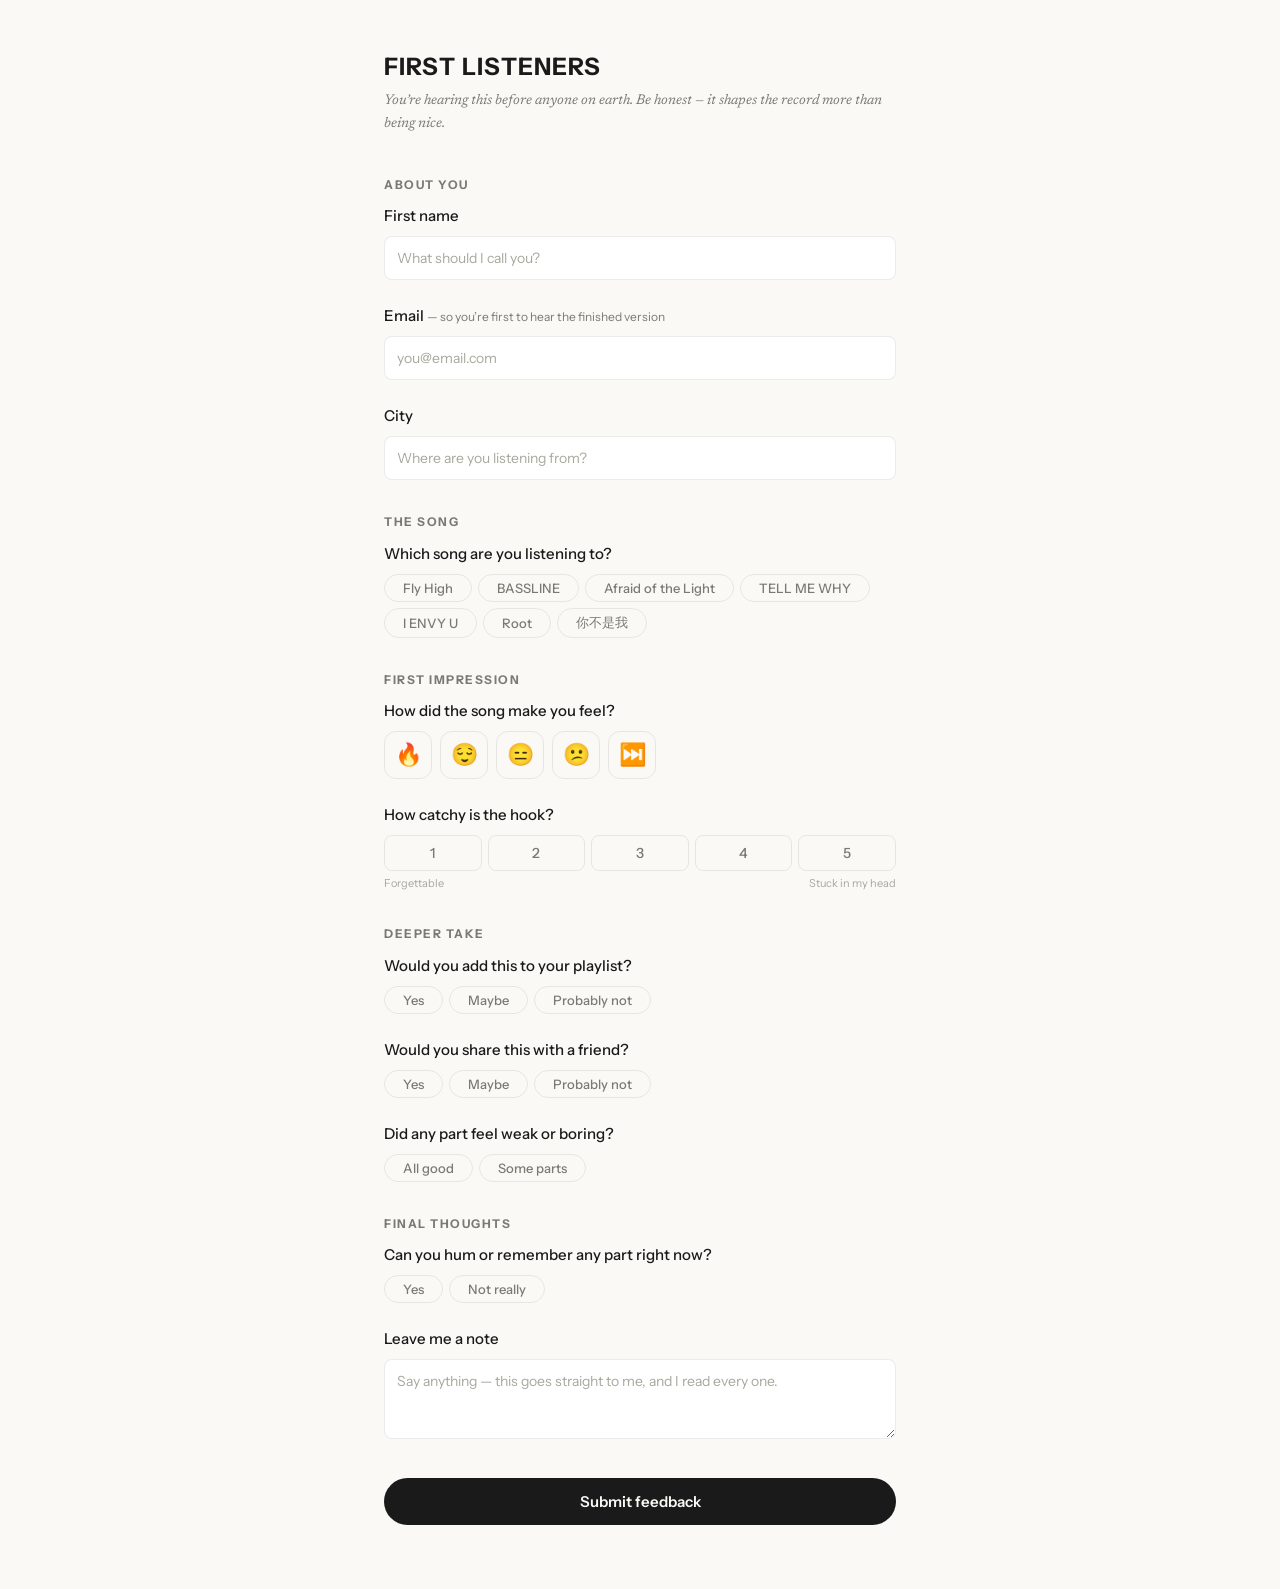
<file: index.html>
<!DOCTYPE html>
<html lang="en">
<head>
<meta charset="UTF-8">
<meta name="viewport" content="width=device-width, initial-scale=1.0">
<title>MOSUN — First Listeners</title>
<link href="https://fonts.googleapis.com/css2?family=Instrument+Sans:wght@400;500;600;700&family=Newsreader:ital,wght@0,400;1,400&display=swap" rel="stylesheet">
<style>
:root {
  --bg: #FAF9F6; --card: #FFFFFF; --text: #1A1A1A; --muted: #7A7A72;
  --hint: #A8A89E; --border: rgba(0,0,0,0.08); --accent: #1D9E75;
  --sel-bg: #E1F5EE; --sel-text: #085041; --sel-border: #5DCAA5;
}
@media (prefers-color-scheme: dark) {
  :root {
    --bg: #141413; --card: #1E1E1C; --text: #EAEAE6; --muted: #9E9E96;
    --hint: #6A6A62; --border: rgba(255,255,255,0.08); --accent: #9FE1CB;
    --sel-bg: #085041; --sel-text: #9FE1CB; --sel-border: #1D9E75;
  }
}
* { box-sizing: border-box; margin: 0; padding: 0; }
body { font-family: 'Instrument Sans', system-ui, sans-serif; background: var(--bg); color: var(--text); line-height: 1.6; }
.container { max-width: 560px; margin: 0 auto; padding: 3rem 1.5rem 4rem; }
h1 { font-size: 24px; font-weight: 700; letter-spacing: 1px; text-transform: uppercase; margin-bottom: 4px; }
.sub { font-family: 'Newsreader', serif; font-style: italic; font-size: 14px; color: var(--muted); margin-bottom: 2.5rem; }
.section { margin-bottom: 2rem; }
.section-label { font-size: 12px; font-weight: 700; text-transform: uppercase; letter-spacing: 1.5px; color: var(--muted); margin-bottom: 10px; }
.q { margin-bottom: 1.5rem; }
.q-text { font-size: 15px; font-weight: 500; margin-bottom: 8px; }
.options { display: flex; gap: 6px; flex-wrap: wrap; }
.opt {
  font-size: 13px; font-weight: 500; padding: 5px 18px; border-radius: 100px;
  cursor: pointer; border: 1px solid var(--border); background: transparent;
  color: var(--muted); transition: all 0.15s; font-family: 'Instrument Sans', system-ui, sans-serif;
}
.opt:hover { border-color: var(--muted); }
.opt.selected { background: var(--sel-bg); color: var(--sel-text); border-color: var(--sel-border); }
.emoji-row { display: flex; gap: 8px; }
.emoji-opt {
  width: 48px; height: 48px; border-radius: 12px; border: 1px solid var(--border);
  background: transparent; cursor: pointer; font-size: 22px; display: flex;
  align-items: center; justify-content: center; transition: all 0.15s;
}
.emoji-opt:hover { border-color: var(--muted); transform: scale(1.08); }
.emoji-opt.selected { background: var(--sel-bg); border-color: var(--sel-border); transform: scale(1.1); }
.scale-row { display: flex; gap: 6px; }
.scale-opt {
  flex: 1; padding: 8px 0; text-align: center; font-size: 14px; font-weight: 500;
  border-radius: 8px; border: 1px solid var(--border); background: transparent;
  color: var(--muted); cursor: pointer; transition: all 0.15s;
  font-family: 'Instrument Sans', system-ui, sans-serif;
}
.scale-opt:hover { border-color: var(--muted); }
.scale-opt.selected { background: var(--sel-bg); color: var(--sel-text); border-color: var(--sel-border); }
.scale-labels { display: flex; justify-content: space-between; margin-top: 4px; }
.scale-labels span { font-size: 11px; color: var(--hint); }
textarea, .text-input {
  width: 100%; font-family: 'Instrument Sans', system-ui, sans-serif; font-size: 14px;
  padding: 12px; border: 1px solid var(--border); border-radius: 8px; background: var(--card);
  color: var(--text); outline: none; transition: border-color 0.2s;
}
textarea { resize: vertical; min-height: 80px; }
textarea:focus, .text-input:focus { border-color: var(--accent); }
textarea::placeholder, .text-input::placeholder { color: var(--hint); }
.submit-btn {
  display: block; width: 100%; padding: 14px; margin-top: 2rem;
  font-family: 'Instrument Sans', system-ui, sans-serif;
  font-size: 15px; font-weight: 600; border: none; border-radius: 100px;
  cursor: pointer; background: var(--text); color: var(--bg); transition: opacity 0.15s;
}
.submit-btn:hover { opacity: 0.85; }
.submit-btn:disabled { opacity: 0.4; cursor: not-allowed; }
.error-msg { color: #E24B4A; font-size: 13px; margin-top: 1rem; display: none; text-align: center; }
.thanks { text-align: center; padding: 4rem 1rem; }
.thanks h2 { font-size: 22px; font-weight: 700; margin-bottom: 8px; }
.thanks p { font-family: 'Newsreader', serif; font-style: italic; color: var(--muted); font-size: 15px; }
</style>
</head>
<body>
<div class="container" id="formView">
  <h1>First listeners</h1>
  <p class="sub">You’re hearing this before anyone on earth. Be honest — it shapes the record more than being nice.</p>

  <div class="section">
    <div class="section-label">About you</div>
    <div class="q">
      <div class="q-text">First name</div>
      <input type="text" class="text-input" id="f_name" placeholder="What should I call you?" autocomplete="given-name" />
    </div>
    <div class="q">
      <div class="q-text">Email <span style="font-weight:400;color:var(--muted);font-size:12px;">— so you’re first to hear the finished version</span></div>
      <input type="email" class="text-input" id="f_email" placeholder="you@email.com" autocomplete="email" inputmode="email" />
    </div>
    <div class="q">
      <div class="q-text">City</div>
      <input type="text" class="text-input" id="f_city" placeholder="Where are you listening from?" autocomplete="address-level2" />
    </div>
  </div>

  <div class="section">
    <div class="section-label">The song</div>
    <div class="q">
      <div class="q-text">Which song are you listening to?</div>
      <div class="options" data-field="song">
        <button class="opt" data-v="Fly High">Fly High</button>
        <button class="opt" data-v="BASSLINE">BASSLINE</button>
        <button class="opt" data-v="Afraid of the Light">Afraid of the Light</button>
        <button class="opt" data-v="TELL ME WHY">TELL ME WHY</button>
        <button class="opt" data-v="I ENVY U">I ENVY U</button>
        <button class="opt" data-v="Root">Root</button>
        <button class="opt" data-v="你不是我">你不是我</button>
      </div>
    </div>
  </div>

  <div class="section">
    <div class="section-label">First impression</div>
    <div class="q">
      <div class="q-text">How did the song make you feel?</div>
      <div class="emoji-row" data-field="reaction">
        <button class="emoji-opt" data-v="Fire" title="Fire">&#x1F525;</button>
        <button class="emoji-opt" data-v="Vibing" title="Vibing">&#x1F60C;</button>
        <button class="emoji-opt" data-v="Meh" title="Meh">&#x1F611;</button>
        <button class="emoji-opt" data-v="Confused" title="Confused">&#x1F615;</button>
        <button class="emoji-opt" data-v="Skip" title="Skip">&#x23ED;&#xFE0F;</button>
      </div>
    </div>
    <div class="q">
      <div class="q-text">How catchy is the hook?</div>
      <div class="scale-row" data-field="hook">
        <button class="scale-opt" data-v="1">1</button>
        <button class="scale-opt" data-v="2">2</button>
        <button class="scale-opt" data-v="3">3</button>
        <button class="scale-opt" data-v="4">4</button>
        <button class="scale-opt" data-v="5">5</button>
      </div>
      <div class="scale-labels"><span>Forgettable</span><span>Stuck in my head</span></div>
    </div>
  </div>

  <div class="section">
    <div class="section-label">Deeper take</div>
    <div class="q">
      <div class="q-text">Would you add this to your playlist?</div>
      <div class="options" data-field="playlist">
        <button class="opt" data-v="Yes">Yes</button>
        <button class="opt" data-v="Maybe">Maybe</button>
        <button class="opt" data-v="Probably not">Probably not</button>
      </div>
    </div>
    <div class="q">
      <div class="q-text">Would you share this with a friend?</div>
      <div class="options" data-field="share">
        <button class="opt" data-v="Yes">Yes</button>
        <button class="opt" data-v="Maybe">Maybe</button>
        <button class="opt" data-v="Probably not">Probably not</button>
      </div>
    </div>
    <div class="q">
      <div class="q-text">Did any part feel weak or boring?</div>
      <div class="options" data-field="weak">
        <button class="opt" data-v="All good">All good</button>
        <button class="opt" data-v="Some parts">Some parts</button>
      </div>
    </div>
    <div class="q" id="weakDetail" style="display:none;">
      <div class="q-text">Which part? (verse, chorus, bridge, intro...)</div>
      <textarea id="f_weakWhere" placeholder="e.g. The second verse dragged a little..."></textarea>
    </div>
  </div>

  <div class="section">
    <div class="section-label">Final thoughts</div>
    <div class="q">
      <div class="q-text">Can you hum or remember any part right now?</div>
      <div class="options" data-field="remember">
        <button class="opt" data-v="Yes">Yes</button>
        <button class="opt" data-v="Not really">Not really</button>
      </div>
    </div>
    <div class="q">
      <div class="q-text">Leave me a note</div>
      <textarea id="f_freeform" placeholder="Say anything — this goes straight to me, and I read every one."></textarea>
    </div>
  </div>

  <button class="submit-btn" id="submitBtn">Submit feedback</button>
  <div class="error-msg" id="errorMsg"></div>
</div>

<script>
var SCRIPT_URL = 'https://script.google.com/macros/s/AKfycbzBHACycNb4bteP8p9jW-894zG0-IGYZzJYsvRJ5koZ8BgwBHkU2UXFUC6VuFQBnnOl/exec';
var data = {};

document.addEventListener('click', function(e) {
  var btn = e.target.closest('.opt, .emoji-opt, .scale-opt');
  if (!btn) return;
  var parent = btn.parentElement;
  var field = parent.dataset.field;
  if (!field) return;
  data[field] = btn.dataset.v;
  var siblings = parent.querySelectorAll('.opt, .emoji-opt, .scale-opt');
  for (var i = 0; i < siblings.length; i++) siblings[i].classList.remove('selected');
  btn.classList.add('selected');
  if (field === 'weak') {
    document.getElementById('weakDetail').style.display = btn.dataset.v === 'Some parts' ? 'block' : 'none';
  }
});

document.getElementById('submitBtn').addEventListener('click', function() {
  var required = ['song', 'reaction', 'hook', 'playlist', 'share', 'weak', 'remember'];
  var missing = [];
  for (var i = 0; i < required.length; i++) { if (!data[required[i]]) missing.push(required[i]); }
  var errEl = document.getElementById('errorMsg');
  if (missing.length > 0) {
    errEl.textContent = 'Please answer all the required questions before submitting.';
    errEl.style.display = 'block';
    return;
  }
  var email = document.getElementById('f_email').value.trim();
  if (!email || !/^[^@\s]+@[^@\s]+\.[^@\s]+$/.test(email)) {
    errEl.textContent = 'Please add a valid email — it’s how you’ll hear the finished version first.';
    errEl.style.display = 'block';
    return;
  }
  errEl.style.display = 'none';

  var btn = document.getElementById('submitBtn');
  btn.disabled = true;
  btn.textContent = 'Sending...';

  var params = new URLSearchParams();
  params.append('name', document.getElementById('f_name').value || 'Anonymous');
  params.append('email', email);
  params.append('city', document.getElementById('f_city').value.trim());
  params.append('song', data.song);
  params.append('reaction', data.reaction);
  params.append('hook', data.hook + '/5');
  params.append('playlist', data.playlist);
  params.append('share', data.share);
  params.append('weak', data.weak);
  params.append('weakWhere', document.getElementById('f_weakWhere').value || '');
  params.append('remember', data.remember);
  params.append('comments', document.getElementById('f_freeform').value || '');

  var url = SCRIPT_URL + '?' + params.toString();

  fetch(url, { mode: 'no-cors' }).then(function() {
    document.getElementById('formView').innerHTML = '<div class="thanks"><h2>Thank you!</h2><p>Your honest take means a lot.</p></div>';
  }).catch(function() {
    btn.disabled = false;
    btn.textContent = 'Submit feedback';
    errEl.textContent = 'Something went wrong. Please try again.';
    errEl.style.display = 'block';
  });
});
</script>
</body>
</html>
</file>
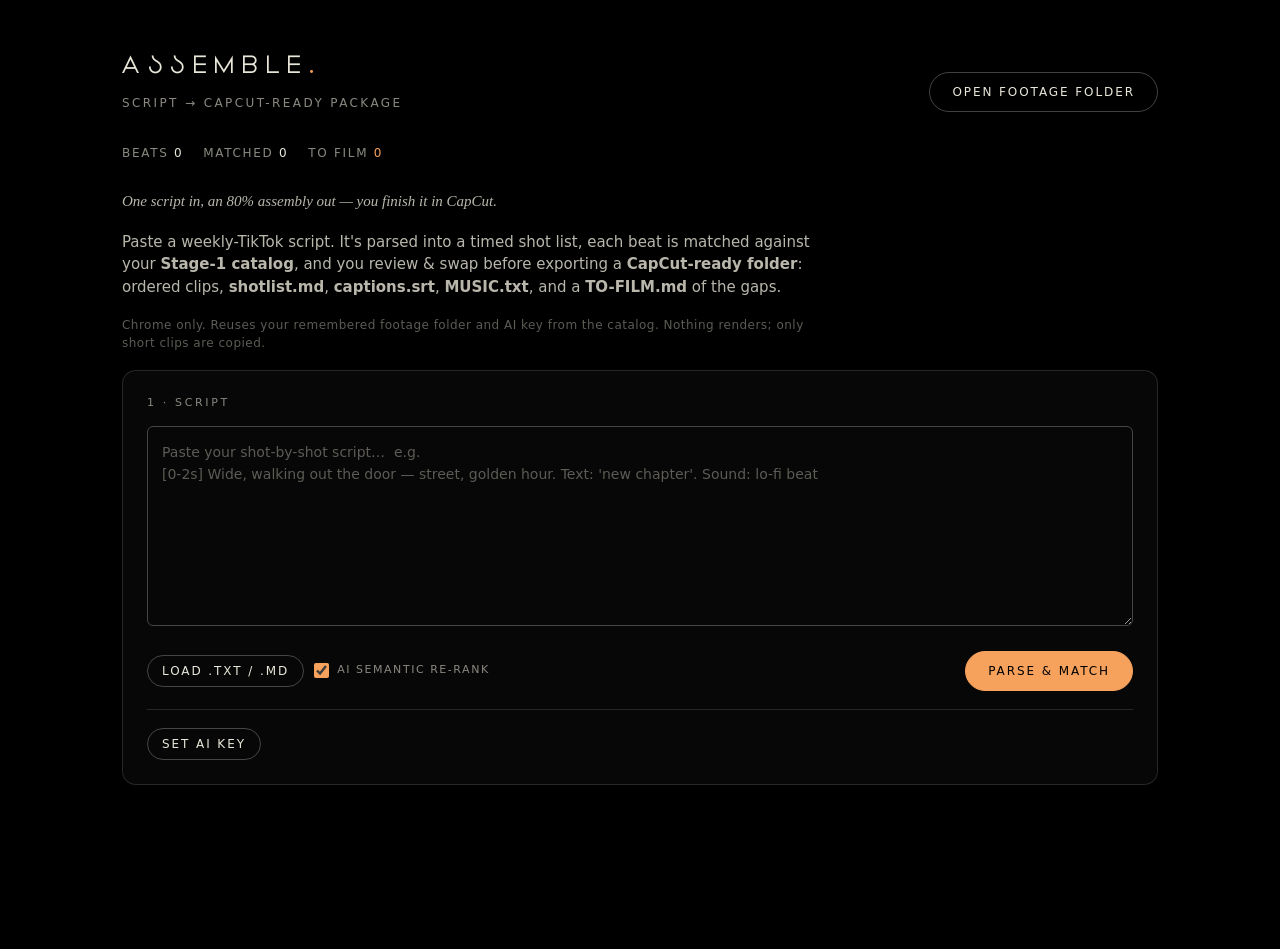
<file: assemble-rovoe1.html>
<!DOCTYPE html>
<html lang="en">
<head>
<meta charset="UTF-8">
<meta name="viewport" content="width=device-width, initial-scale=1.0">
<meta name="robots" content="noindex, nofollow">
<title>MOSUN — Script → Package</title>
<link rel="stylesheet" href="theme.css">
<style>
*{ box-sizing:border-box; margin:0; padding:0; }
html,body{ background:var(--ink); color:var(--cream); }
body{ font-family:var(--font-body); line-height:1.5; -webkit-font-smoothing:antialiased; }
::selection{ background:var(--saffron); color:var(--ink); }

.wrap{ max-width:1100px; margin:0 auto; padding:52px 32px 136px; }

header{ display:flex; align-items:flex-end; justify-content:space-between; gap:20px; flex-wrap:wrap; margin-bottom:32px; }
.brand h1{ font-family:var(--font-display); font-weight:400; font-size:30px; letter-spacing:0.22em; text-transform:uppercase; line-height:1; }
.brand .sub{ margin-top:12px; font-size:12px; letter-spacing:0.2em; text-transform:uppercase; color:var(--n3); }
.dot{ color:var(--saffron); }

.btn{ font-family:var(--font-body); font-size:12px; letter-spacing:0.16em; text-transform:uppercase; padding:12px 22px;
  border-radius:var(--r-pill); border:1px solid var(--border-strong); background:transparent; color:var(--cream);
  cursor:pointer; transition:border-color .9s var(--ease), background .9s var(--ease), color .9s var(--ease), box-shadow .9s var(--ease); }
.btn:hover{ border-color:var(--saffron); box-shadow:0 0 0 1px var(--saffron), 0 0 28px -6px var(--saffron); }
.btn.primary{ background:var(--saffron); color:var(--ink); border-color:var(--saffron); }
.btn.primary:hover{ background:var(--saffron-hover); border-color:var(--saffron-hover); box-shadow:0 0 32px -6px var(--saffron); }
.btn.small{ padding:8px 14px; }
.btn:disabled{ opacity:.35; cursor:not-allowed; box-shadow:none; border-color:var(--border-strong); }
.btn.busy{ opacity:.6; cursor:progress; }

.statusbar{ display:flex; align-items:center; gap:20px; flex-wrap:wrap; font-size:12px; letter-spacing:0.14em; text-transform:uppercase; color:var(--n3); margin-bottom:28px; min-height:18px; }
.statusbar .count b{ color:var(--cream); font-weight:400; }
.statusbar .count.gap b{ color:var(--saffron); }
.statusbar .msg{ color:var(--n3); }
.statusbar .msg.err{ color:var(--saffron-soft); }
.hidden{ display:none !important; }

.lead{ max-width:700px; }
.lead p{ color:var(--n2); font-size:15px; margin-bottom:18px; }
.lead .note{ font-size:12px; color:var(--n4); letter-spacing:0.04em; }
.quote{ font-family:var(--font-quote); font-style:italic; font-size:22px; color:var(--n2); margin:0 0 28px; }

.label{ font-size:11px; letter-spacing:0.24em; text-transform:uppercase; color:var(--n3); margin-bottom:14px; }
.panel{ border:1px solid var(--hairline); border-radius:var(--r-card); padding:24px; margin-bottom:28px; background:#070707; }

textarea.script{ width:100%; min-height:200px; font-family:var(--font-body); font-size:14px; color:var(--cream); background:transparent;
  border:1px solid var(--border-strong); border-radius:var(--r-input); padding:14px; outline:none; resize:vertical; line-height:1.6; }
textarea.script:focus{ border-color:var(--saffron); }
textarea.script::placeholder{ color:var(--n4); }

.row{ display:flex; gap:10px; flex-wrap:wrap; align-items:center; }
.row.mt{ margin-top:18px; }
.spacer{ flex:1; }
input.txt{ font-family:var(--font-body); font-size:13px; color:var(--cream); background:transparent;
  border:none; border-bottom:1px solid var(--border-strong); padding:8px 2px; outline:none; min-width:160px; }
input.txt:focus{ border-color:var(--saffron); }

.toggle{ display:inline-flex; align-items:center; gap:8px; font-size:11px; letter-spacing:0.14em; text-transform:uppercase; color:var(--n3); cursor:pointer; user-select:none; }
.toggle input{ accent-color:var(--saffron); width:15px; height:15px; }

.aibar{ display:flex; align-items:center; gap:10px; flex-wrap:wrap; margin-top:18px; padding-top:18px; border-top:1px solid var(--hairline); }
.aibar .keyin{ flex:1; min-width:160px; font-family:var(--font-body); font-size:13px; color:var(--cream); background:transparent; border:none; border-bottom:1px solid var(--border-strong); padding:7px 2px; outline:none; }
.aibar .keyin:focus{ border-color:var(--saffron); }
.aibar .keyset{ font-size:11px; letter-spacing:0.12em; text-transform:uppercase; color:var(--n3); }
.aibar .keyset b{ color:var(--saffron); }
.folderstate{ font-size:11px; letter-spacing:0.12em; text-transform:uppercase; color:var(--n3); }
.folderstate b{ color:var(--saffron); font-weight:400; }

/* summary */
.summary{ display:flex; gap:28px; flex-wrap:wrap; margin-bottom:24px; }
.stat{ }
.stat .num{ font-family:var(--font-display); font-size:26px; letter-spacing:0.06em; color:var(--cream); }
.stat .num.gap{ color:var(--saffron); }
.stat .cap{ font-size:10px; letter-spacing:0.2em; text-transform:uppercase; color:var(--n3); margin-top:4px; }

/* beats */
.beat{ display:grid; grid-template-columns:200px 1fr; gap:20px; border:1px solid var(--hairline); border-radius:var(--r-card); padding:16px; margin-bottom:16px; }
.beat.gap{ border-color:rgba(246,162,92,.4); }
@media (max-width:680px){ .beat{ grid-template-columns:1fr; } }
.beat .thumb{ position:relative; aspect-ratio:9/16; max-height:240px; background:#0a0a0a; border-radius:var(--r-input); overflow:hidden; display:flex; align-items:center; justify-content:center; }
.beat .thumb canvas{ width:100%; height:100%; object-fit:cover; display:block; }
.beat .thumb .ph{ font-size:10px; letter-spacing:0.18em; text-transform:uppercase; color:var(--n4); text-align:center; padding:8px; }
.beat .thumb .tofilm{ font-family:var(--font-display); font-size:13px; letter-spacing:0.18em; color:var(--saffron); text-transform:uppercase; }
.beat .body{ display:flex; flex-direction:column; gap:10px; min-width:0; }
.beat .head{ display:flex; align-items:baseline; gap:12px; flex-wrap:wrap; }
.beat .idx{ font-family:var(--font-display); font-size:15px; letter-spacing:0.1em; color:var(--saffron); }
.beat .time{ font-size:11px; letter-spacing:0.1em; text-transform:uppercase; color:var(--n3); font-variant-numeric:tabular-nums; }
.beat .bylabel{ font-size:10px; letter-spacing:0.1em; text-transform:uppercase; color:var(--ink); background:var(--saffron); border-radius:var(--r-input); padding:1px 7px; }
.beat .ost{ font-size:15px; color:var(--cream); }
.beat .ost:empty::before{ content:'(no on-screen text)'; color:var(--n4); font-size:13px; }
.beat .meta{ font-size:12px; color:var(--n3); }
.beat .meta b{ color:var(--n2); font-weight:400; }
.beat .tags{ display:flex; flex-wrap:wrap; gap:6px; }
.beat .tag{ font-size:10px; letter-spacing:0.04em; padding:3px 9px; border-radius:var(--r-pill); border:1px solid var(--hairline); color:var(--n2); }
.beat .swap{ margin-top:4px; }
.beat select{ font-family:var(--font-body); font-size:13px; color:var(--cream); background:#0a0a0a; border:1px solid var(--border-strong);
  border-radius:var(--r-input); padding:8px 10px; outline:none; max-width:100%; }
.beat select:focus{ border-color:var(--saffron); }
.beat select.tofilm{ color:var(--saffron); border-color:rgba(246,162,92,.5); }

.gaps{ border:1px solid rgba(246,162,92,.4); border-radius:var(--r-card); padding:20px; margin-bottom:28px; }
.gaps h3{ font-family:var(--font-display); font-size:14px; letter-spacing:0.2em; text-transform:uppercase; color:var(--saffron); margin-bottom:12px; }
.gaps ul{ list-style:none; display:flex; flex-direction:column; gap:8px; }
.gaps li{ font-size:13px; color:var(--n2); }
.gaps li .gt{ color:var(--n3); font-variant-numeric:tabular-nums; margin-right:8px; }

.numin{ width:64px; font-family:var(--font-body); font-size:13px; color:var(--cream); background:#0a0a0a;
  border:1px solid var(--border-strong); border-radius:var(--r-input); padding:6px 8px; outline:none; text-align:center; }
.numin:focus{ border-color:var(--saffron); }
.handlebar{ display:flex; align-items:center; gap:10px; flex-wrap:wrap; margin-bottom:18px; font-size:12px; letter-spacing:0.04em; color:var(--n2); }
.beat .scrubwrap{ margin-top:6px; }
.beat .scrub{ width:100%; accent-color:var(--saffron); height:3px; }
.beat .scrub:disabled{ opacity:.35; }
.beat .scrublab{ font-size:11px; letter-spacing:0.06em; color:var(--n3); margin-top:5px; font-variant-numeric:tabular-nums; }
.beat .scrublab b{ color:var(--saffron); font-weight:400; }
input[type=radio]{ accent-color:var(--saffron); }

.exportbar{ display:flex; gap:12px; align-items:center; flex-wrap:wrap; }
.muted{ color:var(--n4); font-size:12px; letter-spacing:0.04em; }
.emptynote{ color:var(--n4); font-family:var(--font-quote); font-style:italic; font-size:18px; padding:24px 0; }
</style>
</head>
<body>
<div class="wrap">

  <header>
    <div class="brand">
      <h1>ASSEMBLE<span class="dot">.</span></h1>
      <div class="sub">Script &rarr; CapCut-ready package</div>
    </div>
    <div class="row">
      <span class="folderstate hidden" id="folderState">Folder <b>connected</b></span>
      <button class="btn" id="folderBtn">Open footage folder</button>
    </div>
  </header>

  <div class="statusbar" id="statusbar">
    <span class="count">Beats <b id="cBeats">0</b></span>
    <span class="count">Matched <b id="cMatched">0</b></span>
    <span class="count gap">To film <b id="cGaps">0</b></span>
    <span class="msg" id="msg"></span>
  </div>

  <!-- intro -->
  <section class="lead" id="intro">
    <p class="quote">One script in, an 80% assembly out — you finish it in CapCut.</p>
    <p>Paste a weekly-TikTok script. It's parsed into a timed shot list, each beat is matched against your
       <b>Stage-1 catalog</b>, and you review &amp; swap before exporting a <b>CapCut-ready folder</b>:
       ordered clips, <b>shotlist.md</b>, <b>captions.srt</b>, <b>MUSIC.txt</b>, and a <b>TO-FILM.md</b> of the gaps.</p>
    <p class="note">Chrome only. Reuses your remembered footage folder and AI key from the catalog. Nothing renders; only short clips are copied.</p>
  </section>

  <!-- input -->
  <section class="panel" id="inputPanel">
    <div class="label">1 &middot; Script</div>
    <textarea class="script" id="script" placeholder="Paste your shot-by-shot script…  e.g.&#10;[0-2s] Wide, walking out the door — street, golden hour. Text: 'new chapter'. Sound: lo-fi beat"></textarea>
    <div class="row mt">
      <button class="btn small" id="loadBtn">Load .txt / .md</button>
      <label class="toggle"><input type="checkbox" id="rerankChk" checked> AI semantic re-rank</label>
      <span class="spacer"></span>
      <button class="btn primary" id="parseBtn">Parse &amp; match</button>
    </div>
    <div class="aibar">
      <input class="keyin hidden" id="keyIn" type="password" placeholder="Paste Anthropic API key (sk-ant-…)" autocomplete="off">
      <span class="keyset hidden" id="keySet">AI key <b>set</b></span>
      <button class="btn small" id="keyBtn">Set AI key</button>
    </div>
  </section>

  <!-- review -->
  <section id="review" class="hidden">
    <div class="summary" id="summary"></div>
    <div class="gaps hidden" id="gaps"></div>
    <div class="label">2 &middot; Review, scrub in-points &amp; swap</div>
    <div class="handlebar">
      <span>Handle</span>
      <input class="numin" id="handleIn" type="number" min="0" max="10" step="0.5" value="0">
      <span>seconds of extra padding before &amp; after each beat. <b>0 = exact script timing</b> (clips assemble to the script length, captions aligned). Raise it only if you want trim room in CapCut.</span>
    </div>
    <div id="beats"></div>
    <div class="label" style="margin-top:32px">3 &middot; Export</div>
    <section class="panel">
      <div class="row" style="margin-bottom:16px; gap:20px; flex-wrap:wrap">
        <input class="txt" id="projName" placeholder="project name (slug)">
        <label class="toggle" style="text-transform:none; letter-spacing:0"><input type="radio" name="exmode" id="modePre" checked> Pre-cut to script (exact beats)</label>
        <label class="toggle" style="text-transform:none; letter-spacing:0"><input type="radio" name="exmode" id="modeFull"> Full clips</label>
      </div>
      <div class="exportbar">
        <button class="btn primary" id="exportBtn">Export package…</button>
        <span class="muted" id="exportHint">Copies sources + a double-clickable build.command that ffmpeg-trims them. Pick a parent folder; a dated subfolder is created inside.</span>
      </div>
    </section>
  </section>

</div>

<script>
/* =======================================================================
   TAXONOMY — must match the Stage-1 catalog so beat tags score against clips.
   ======================================================================= */
const TAG_GROUPS = [
  { key:'setting', label:'Setting', values:['studio','street','home','rooftop','cafe','nature','transit','stage','gear-closeup'] },
  { key:'time',    label:'Time',    values:['day','golden-hour','blue-hour','night','indoor'] },
  { key:'action',  label:'Action',  values:['walking','performing','instrument','hands-on-gear','talk-to-cam','ambient','notebook','reaction'] },
  { key:'shot',    label:'Shot',    values:['wide','medium','close','extreme-close','low-angle','high-angle','POV','static','handheld'] },
  { key:'mood',    label:'Mood',    values:['moody','warm','energetic','calm','cinematic'] },
];
const TAG_KEYS = TAG_GROUPS.map(g => g.key);

/* Editable matching config */
const WEIGHTS = { setting:2, time:1, action:2, shot:1, mood:1 };
const GAP_THRESHOLD = 2;     // best tag-score below this → the beat is "TO FILM"
const LABEL_TOKEN_WEIGHT = 4;   // each shared token with a clip's planner label-slug strongly favors that named clip
const BIG_FILE_BYTES = 300 * 1024 * 1024;   // skip-copy threshold (reference by path instead)

/* =======================================================================
   PURE-LOGIC-START — no DOM, no FSA. Mirrored by test/assemble.test.mjs.
   ======================================================================= */
function pad(n, l){ return String(n).padStart(l, '0'); }

function slugify(s){
  return String(s || '').toLowerCase().replace(/[^a-z0-9]+/g, '-').replace(/^-+|-+$/g, '').slice(0, 40) || 'beat';
}

function fmtClock(sec){
  if(sec == null || !isFinite(sec) || sec < 0) sec = 0;
  const m = Math.floor(sec / 60), s = Math.round(sec % 60);
  const ss = s === 60 ? 0 : s, mm = s === 60 ? m + 1 : m;
  return mm + ':' + pad(ss, 2);
}

function srtTimestamp(sec){
  if(!isFinite(sec) || sec < 0) sec = 0;
  const ms = Math.round((sec - Math.floor(sec)) * 1000);
  let s = Math.floor(sec);
  const h = Math.floor(s / 3600); s -= h * 3600;
  const m = Math.floor(s / 60);  s -= m * 60;
  return pad(h, 2) + ':' + pad(m, 2) + ':' + pad(s, 2) + ',' + pad(ms, 3);
}

// The slug part of a Shoot-Day-Planner filename label (WEEK_DAY-POST-bN_slug), else ''.
function clipLabelSlug(file){
  const stem = String(file || '').replace(/\.[^./]+$/, '');
  const m = stem.match(/^(?:[A-Za-z0-9]{3,8}_)?[A-Za-z]{2,4}-P\d+-b\d+_(.+)$/);
  return m ? m[1].toLowerCase() : '';
}
function bigTokens(s){ return String(s || '').toLowerCase().split(/[^a-z0-9]+/).filter(t => t.length > 2); }
// Bonus when a clip was *named* (via the planner) for this beat — token overlap
// between the clip's label-slug and the beat's action makes the intended clip win.
function labelBonus(beat, clip){
  const cs = clipLabelSlug(clip && clip.file);
  if(!cs) return 0;
  const have = new Set(bigTokens(cs));
  if(!have.size) return 0;
  let hit = 0;
  for(const t of bigTokens(beat && beat.action)) if(have.has(t)) hit++;
  return hit * LABEL_TOKEN_WEIGHT;
}

// Weighted tag overlap between a parsed beat and a catalog clip, plus a label bonus.
function scoreClip(beat, clip, weights){
  let total = labelBonus(beat, clip);
  for(const g of TAG_GROUPS){
    const w = (weights && weights[g.key]) || 1;
    const bt = (beat && beat[g.key]) || [];
    const ct = (clip && clip.tags && clip.tags[g.key]) || [];
    if(!bt.length || !ct.length) continue;
    const have = new Set(ct);
    let hit = 0;
    for(const v of bt) if(have.has(v)) hit++;
    total += hit * w;
  }
  return total;
}

// Rank clips for a beat, best first; drops zero-score clips. byLabel flags a
// clip the planner named for this beat (it should win its beat).
function rankClips(beat, clips, weights){
  return clips
    .map(c => ({ file: c.file, score: scoreClip(beat, c, weights), byLabel: labelBonus(beat, c) > 0 }))
    .filter(r => r.score > 0)
    .sort((a, b) => (b.byLabel - a.byLabel) || (b.score - a.score));
}

function isGap(top, threshold){ return !top || top.score < (threshold == null ? GAP_THRESHOLD : threshold); }

// Ordered, slugged base name (no extension), e.g. "01_walking".
function beatBase(i, beat){
  const s = slugify((beat.action && beat.action.join('-')) || beat.needDescription || 'beat');
  return pad(i + 1, 2) + '_' + s;
}
// Output filename for an exported clip, in script order.
function clipOutName(i, beat, ext){ return beatBase(i, beat) + (ext || '.mp4'); }

function esc(s){ return String(s == null ? '' : s).replace(/\|/g, '\\|').replace(/\n/g, ' '); }

// rows: [{ beat, outName|null }] in script order
function buildShotlist(rows){
  const head = '# Shot list\n\n| # | time | clip file | on-screen text | audio / notes |\n|---|---|---|---|---|\n';
  const body = rows.map((r, i) => {
    const b = r.beat;
    const clip = r.outName ? esc(r.outName) : '**TO FILM**';
    return '| ' + (i + 1) + ' | ' + fmtClock(b.tStart) + '–' + fmtClock(b.tEnd) + ' | ' +
           clip + ' | ' + esc(b.onScreenText) + ' | ' + esc(b.audioCue) + ' |';
  }).join('\n');
  return head + body + '\n';
}

function buildSrt(beats){
  const out = [];
  let n = 0;
  for(const b of beats){
    const t = (b.onScreenText || '').trim();
    if(!t) continue;
    n++;
    out.push(n + '\n' + srtTimestamp(b.tStart) + ' --> ' + srtTimestamp(b.tEnd) + '\n' + t + '\n');
  }
  return out.join('\n');
}

function buildCaptionsReadme(){
  return '# Captions — keep them on-brand in CapCut\n\n' +
    'Brand style: **Futura · #E8E6D9 (warm cream) · centered**, thin ink stroke or soft shadow, no boxes.\n\n' +
    '**CapCut ignores styling from imported subtitle files** (both .srt and .ass — tested). There is no file you can import ' +
    'that carries the font, colour, or position. So style it once in CapCut and reuse it:\n\n' +
    '## One-time setup\n' +
    '1. Import `captions.srt` (Captions → Import captions).\n' +
    '2. Select one caption and set: font **Futura**, colour **#E8E6D9**, **center** alignment, thin ink stroke or soft shadow.\n' +
    '3. **Apply to all** (styles every caption at once), then **Save as a text preset** named "MOSUN".\n\n' +
    '## Every session after\n' +
    'Import `captions.srt` → select all captions → tap the **MOSUN** preset. Presets persist across CapCut projects, so it is one tap.\n\n' +
    '> Futura ships with macOS; on mobile CapCut pick the nearest geometric sans.\n';
}

function buildMusic(music, beats){
  let s = '# Music\n\n' + ((music || '').trim() || '(no sound recommendation in script)') + '\n';
  const cues = beats.filter(b => (b.audioCue || '').trim());
  if(cues.length){
    s += '\n## Per-beat audio cues\n\n';
    s += cues.map(b => '- ' + fmtClock(b.tStart) + ' — ' + b.audioCue.trim()).join('\n') + '\n';
  }
  return s;
}

// gaps: [{ beat }] in script order
function buildToFilm(gaps){
  if(!gaps.length) return '# To film\n\nNothing — every beat matched a clip.\n';
  let s = '# To film\n\n' + gaps.length + ' beat' + (gaps.length > 1 ? 's' : '') + ' need footage.\n';
  gaps.forEach((g, i) => {
    const b = g.beat;
    s += '\n## ' + (i + 1) + '. ' + fmtClock(b.tStart) + '–' + fmtClock(b.tEnd) + '\n';
    s += '- **Action:** ' + ((b.action && b.action.join(', ')) || b.needDescription || '—') + '\n';
    s += '- **Where:** ' + ((b.setting && b.setting.join(', ')) || '—') + ' · ' + ((b.time && b.time.join(', ')) || '—') + '\n';
    s += '- **Shot:** ' + ((b.shot && b.shot.join(', ')) || '—') + '\n';
    s += '- **On-screen text:** ' + ((b.onScreenText || '').trim() || '—') + '\n';
    if((b.needDescription || '').trim()) s += '- **Note:** ' + b.needDescription.trim() + '\n';
  });
  return s;
}

// runtime = sum of beat durations; scriptLen = furthest tEnd
function summarize(beats, assign){
  let matched = 0, runtime = 0, scriptLen = 0;
  beats.forEach((b, i) => {
    if(assign[i] && assign[i].chosen) matched++;
    const dur = Math.max(0, (b.tEnd || 0) - (b.tStart || 0));
    runtime += dur;
    if((b.tEnd || 0) > scriptLen) scriptLen = b.tEnd || 0;
  });
  return { beats: beats.length, matched, gaps: beats.length - matched, runtime, scriptLen };
}

// --- Stage 2.1: pre-cut with handles ---
function clamp(x, lo, hi){ return x < lo ? lo : (x > hi ? hi : x); }
function round3(x){ return Math.round((x || 0) * 1000) / 1000; }
function fmt3(x){ return round3(x).toFixed(3); }
function shq(s){ return "'" + String(s).replace(/'/g, "'\\''") + "'"; }

// Trim window for a beat: [in − handle, in + beatDur + handle], clamped to the
// clip's bounds. Also returns the "clean" beat marks INSIDE the handled clip.
function computeCut(beat, clip, inPoint, handle){
  const D = (clip && clip.duration) || 0;
  const H = Math.max(0, handle || 0);
  const beatDur = Math.max(0, (beat.tEnd || 0) - (beat.tStart || 0));
  const maxIn = D > 0 ? Math.max(0, D - beatDur) : 0;        // keep the beat inside the clip
  const inPt = D > 0 ? clamp(inPoint || 0, 0, maxIn) : Math.max(0, inPoint || 0);
  const trimStart = D > 0 ? clamp(inPt - H, 0, D) : Math.max(0, inPt - H);
  const trimEnd   = D > 0 ? clamp(inPt + beatDur + H, 0, D) : (inPt + beatDur + H);
  const handledDur = Math.max(0, trimEnd - trimStart);
  const cleanIn = inPt - trimStart;                          // beat start within handled clip
  const cleanOut = Math.min(cleanIn + beatDur, handledDur);  // beat end within handled clip
  return {
    srcDuration: round3(D), beatDur: round3(beatDur), inPoint: round3(inPt), handle: round3(H),
    trimStart: round3(trimStart), trimEnd: round3(trimEnd), handledDur: round3(handledDur),
    cleanIn: round3(cleanIn), cleanOut: round3(cleanOut),
  };
}

// rows: [{ beat, outName, srcOriginal, cut } | { beat, cut:null }]
function buildPrecutShotlist(rows){
  const head = '# Shot list (pre-cut + handles)\n\n' +
    'Run `chmod +x build.command` once, then double-click `build.command` to create the trimmed clips.\n\n' +
    '| # | time | output | source | in-pt | beat | handle | clean trim (in→out in clip) | on-screen text | audio |\n' +
    '|---|---|---|---|---|---|---|---|---|---|\n';
  const body = rows.map((r, i) => {
    const b = r.beat;
    if(!r.cut){
      return '| ' + (i + 1) + ' | ' + fmtClock(b.tStart) + '–' + fmtClock(b.tEnd) +
        ' | **TO FILM** |  |  |  |  |  | ' + esc(b.onScreenText) + ' | ' + esc(b.audioCue) + ' |';
    }
    const c = r.cut;
    return '| ' + (i + 1) + ' | ' + fmtClock(b.tStart) + '–' + fmtClock(b.tEnd) + ' | ' + esc(r.outName) +
      ' | ' + esc(r.srcOriginal) + ' | ' + c.inPoint.toFixed(2) + 's | ' + c.beatDur.toFixed(2) + 's | ' +
      c.handle.toFixed(2) + 's | ' + c.cleanIn.toFixed(2) + 's → ' + c.cleanOut.toFixed(2) + 's | ' +
      esc(b.onScreenText) + ' | ' + esc(b.audioCue) + ' |';
  }).join('\n');
  return head + body + '\n';
}

// total assembled length = the script timeline (so the music bed spans the whole edit)
function sumBeatDur(beats){ return (beats || []).reduce((s, b) => s + Math.max(0, (b.tEnd || 0) - (b.tStart || 0)), 0); }
// distinctive search tokens from a song query, longest first (AND-matched against filenames)
function musicTokens(query){
  const seen = new Set(), out = [];
  for(const t of String(query || '').toLowerCase().split(/[^a-z0-9]+/)) if(t.length > 1 && !seen.has(t)){ seen.add(t); out.push(t); }
  return out.sort((a, b) => b.length - a.length).slice(0, 4);
}
function musicOutBase(i, query){ return '00_MUSIC_' + pad(i + 1, 2) + '_' + (slugify(query) || 'track'); }

// cuts: [{ outName, source, srcOriginal, trimStart, handledDur, cleanIn, cleanOut }]
// missing: [{ srcOriginal, reason }]
// tracks (optional): [{ query }] → each distinct sound is loosely matched in ~/Desktop/sounds
//   and COPIED into the package (untrimmed); each track picks a different file.
function buildBuildCommand(cuts, missing, tracks){
  const L = [];
  L.push('#!/bin/bash');
  L.push('# MOSUN pre-cut — double-click to trim each clip to its script beat (with handles).');
  L.push('# Re-encodes with VideoToolbox H.264 → frame-accurate + CapCut-friendly. Light, short clips only.');
  L.push('set -o pipefail');   // not nounset: macOS bash 3.2 treats empty-array expansion as unbound
  L.push('cd "$(dirname "$0")"');
  L.push('');
  L.push('if ! command -v ffmpeg >/dev/null 2>&1; then');
  L.push('  echo "ffmpeg is required and was not found."');
  L.push('  echo "Install it once with:"');
  L.push('  echo "    brew install ffmpeg"');
  L.push('  echo "Then double-click this file again."');
  L.push('  exit 0');
  L.push('fi');
  L.push('');
  L.push('PREVIEW=0');
  L.push('[ "${1:-}" = "--preview" ] && PREVIEW=1');
  L.push('');
  L.push('ENC=(-c:v h264_videotoolbox -b:v 8M -c:a aac -pix_fmt yuv420p -movflags +faststart)');
  L.push('trim () { ffmpeg -hide_banner -loglevel error -y -ss "$2" -i "$1" -t "$3" "${ENC[@]}" "$4" </dev/null && echo "  done: $4"; }');
  L.push('');
  L.push('echo "Pre-cutting ' + cuts.length + ' clip(s)…"');
  for(const c of cuts){
    L.push('trim "source/' + c.source + '" ' + fmt3(c.trimStart) + ' ' + fmt3(c.handledDur) + ' ' + shq(c.outName) +
      '   # beat sits at ' + fmt3(c.cleanIn) + '–' + fmt3(c.cleanOut) + ' inside this clip');
  }
  for(const m of (missing || [])){
    L.push('echo "  skipped (' + (m.reason || 'missing source') + '): ' + (m.srcOriginal || '') + '"');
  }
  L.push('');

  // --- music: loosely match EVERY distinct sound in ~/Desktop/sounds and COPY it in (untrimmed) ---
  const useTracks = (tracks || []).map(t => ({ t, toks: musicTokens(t.query) })).filter(x => x.toks.length);
  if(useTracks.length){
    const FIND = 'find "$SOUNDS" -type f \\( -iname "*.mp3" -o -iname "*.m4a" -o -iname "*.wav" -o -iname "*.aac" -o -iname "*.flac" -o -iname "*.aif" -o -iname "*.aiff" \\) 2>/dev/null';
    L.push('SOUNDS="$HOME/Desktop/sounds"');
    L.push('echo "Finding ' + useTracks.length + ' sound(s) in $SOUNDS …"');
    L.push('USED="|"');
    // loose matcher: echoes the unused file matching the MOST of the given keywords
    L.push('music_find () {');
    L.push('  local best="" bestn=0 f name n tok');
    L.push('  while IFS= read -r f; do');
    L.push('    case "$USED" in *"|$f|"*) continue ;; esac');     // already taken by another sound
    L.push('    name=$(basename "$f" | tr "[:upper:]" "[:lower:]"); n=0');
    L.push('    for tok in "$@"; do case "$name" in *"$tok"*) n=$((n+1)) ;; esac; done');
    L.push('    if [ "$n" -gt "$bestn" ]; then bestn="$n"; best="$f"; fi');
    L.push('  done < <(' + FIND + ')');
    L.push('  printf "%s" "$best"');
    L.push('}');
    L.push('if [ -d "$SOUNDS" ]; then');
    useTracks.forEach((x, i) => {
      const base = musicOutBase(i, x.t.query);
      L.push('  M=$(music_find ' + x.toks.map(shq).join(' ') + ')');
      L.push('  if [ -n "$M" ]; then USED="$USED$M|"; cp "$M" ' + shq(base) + '."${M##*.}" \\');
      L.push('    && echo "  sound ' + pad(i + 1, 2) + ': $(basename "$M") -> ' + base + '.${M##*.}" \\');
      L.push('    || echo "  sound ' + pad(i + 1, 2) + ' copy failed for $M";');
      L.push('  else echo "  sound ' + pad(i + 1, 2) + ': no loose match for [' + x.toks.join(' ') + '] — add a track named with any of those words."; fi');
    });
    L.push('else');
    L.push('  echo "  no $SOUNDS folder — create ~/Desktop/sounds and drop your tracks in, then re-run."');
    L.push('fi');
    L.push('');
  }

  L.push('echo "Done — drag the clips (and 00_MUSIC_… if present) into CapCut at the start; import captions.srt."');
  L.push('');
  L.push('if [ "$PREVIEW" = 1 ]; then');
  L.push('  echo "Rendering preview.mp4 (approximate; music not included)…"');
  L.push('  rm -f _seg_*.mp4 _concat.txt');
  cuts.forEach((c, i) => {
    const seg = '_seg_' + pad(i + 1, 2) + '.mp4';
    const segDur = Math.max(0, (c.cleanOut || 0) - (c.cleanIn || 0));
    L.push('  ffmpeg -hide_banner -loglevel error -y -ss ' + fmt3(c.cleanIn) + ' -i ' + shq(c.outName) +
      ' -t ' + fmt3(segDur) + ' "${ENC[@]}" ' + seg + ' </dev/null');
    L.push('  echo "file ' + "'" + seg + "'" + '" >> _concat.txt');
  });
  L.push('  SUBARGS=()');
  L.push('  if [ -f captions.srt ] && ffmpeg -hide_banner -filters 2>/dev/null | grep -q "[[:space:]]subtitles[[:space:]]"; then');
  L.push('    SUBARGS=(-vf "subtitles=captions.srt")');
  L.push('  else');
  L.push('    echo "  (captions not burned — this ffmpeg has no subtitles filter; they are in captions.srt for CapCut)"');
  L.push('  fi');
  L.push('  if ffmpeg -hide_banner -loglevel error -y -f concat -safe 0 -i _concat.txt "${SUBARGS[@]}" "${ENC[@]}" preview.mp4 </dev/null; then');
  L.push('    echo "preview.mp4 ready (add music in CapCut)."');
  L.push('  else');
  L.push('    echo "preview render failed — the trimmed clips above are still fine."');
  L.push('  fi');
  L.push('  rm -f _seg_*.mp4 _concat.txt');
  L.push('fi');
  L.push('');
  return L.join('\n');
}
/* ======================== PURE-LOGIC-END ============================== */

/* ===================== IndexedDB (shared with the catalog) ============ */
const IDB_NAME = 'mosun-footage', IDB_STORE = 'handles', HANDLE_KEY = 'footageDir';
function openIDB(){
  return new Promise((res, rej) => {
    const r = indexedDB.open(IDB_NAME, 1);
    r.onupgradeneeded = () => r.result.createObjectStore(IDB_STORE);
    r.onsuccess = () => res(r.result);
    r.onerror = () => rej(r.error);
  });
}
async function idbGet(key){
  const db = await openIDB();
  return new Promise((res, rej) => {
    const t = db.transaction(IDB_STORE, 'readonly');
    const rq = t.objectStore(IDB_STORE).get(key);
    rq.onsuccess = () => res(rq.result); rq.onerror = () => rej(rq.error);
  });
}

/* ===================== File System Access ============================= */
const VIDEO_EXT = /\.(mp4|mov|m4v)$/i;
async function verifyPermission(handle, write){
  const opts = { mode: write ? 'readwrite' : 'readwrite' };
  if(await handle.queryPermission(opts) === 'granted') return true;
  if(await handle.requestPermission(opts) === 'granted') return true;
  return false;
}
async function listVideoHandles(dir){
  const out = [];
  for await (const [name, handle] of dir.entries()){
    if(handle.kind === 'file' && VIDEO_EXT.test(name)) out.push(handle);
  }
  out.sort((a, b) => a.name.localeCompare(b.name));
  return out;
}
async function readCatalog(dir){
  try{
    const fh = await dir.getFileHandle('catalog.json');
    const f = await fh.getFile();
    const j = JSON.parse(await f.text());
    if(j && Array.isArray(j.clips)) return j;
  }catch(e){ /* missing */ }
  return { version: 1, updated: null, clips: [] };
}

/* ============================ AI key (shared) ======================== */
const AI_KEY_LS = 'mosun-anthropic-key';
const AI_MODEL = 'claude-opus-4-8';
function getKey(){ return localStorage.getItem(AI_KEY_LS) || ''; }
function renderKeyBar(){
  const has = !!getKey();
  $('keySet').classList.toggle('hidden', !has);
  $('keyBtn').textContent = has ? 'Change key' : 'Set AI key';
}
function toggleKeyInput(){
  const inp = $('keyIn');
  const opening = inp.classList.contains('hidden');
  inp.classList.toggle('hidden', !opening);
  if(opening){ inp.value = ''; inp.focus(); }
}
function saveKeyFromInput(){
  const inp = $('keyIn');
  const v = inp.value.trim();
  if(v) localStorage.setItem(AI_KEY_LS, v);
  inp.value = ''; inp.classList.add('hidden');
  renderKeyBar();
  if(v){ setMsg('AI key saved'); setTimeout(() => setMsg(''), 1400); }
}
async function claudeJSON(userText, schema, maxTokens){
  const key = getKey();
  if(!key) throw new Error('no API key');
  const res = await fetch('https://api.anthropic.com/v1/messages', {
    method: 'POST',
    headers: {
      'content-type': 'application/json',
      'x-api-key': key,
      'anthropic-version': '2023-06-01',
      'anthropic-dangerous-direct-browser-access': 'true',
    },
    body: JSON.stringify({
      model: AI_MODEL, max_tokens: maxTokens || 2048,
      output_config: { format: { type: 'json_schema', schema } },
      messages: [{ role: 'user', content: userText }],
    }),
  });
  if(!res.ok){ throw new Error('API ' + res.status + ' — ' + (await res.text()).slice(0, 160)); }
  const data = await res.json();
  const block = (data.content || []).find(b => b.type === 'text');
  if(!block) throw new Error('empty response');
  return JSON.parse(block.text);
}

/* ============================== State ================================ */
const state = {
  dir: null, handles: new Map(), clips: [],
  beats: [], music: '', musicTracks: [], assign: [], handle: 0,   // assign[i] = { ranked, chosen, inPoint }; 0 = exact beats
};
const $ = id => document.getElementById(id);
function setMsg(t, err){ const m = $('msg'); m.textContent = t || ''; m.className = 'msg' + (err ? ' err' : ''); }
function clipByFile(f){ return state.clips.find(c => c.file === f); }

/* ============================ Connect folder ========================= */
async function connect(dir){
  if(!(await verifyPermission(dir, true))){ setMsg('Permission denied for that folder.', true); return false; }
  state.dir = dir;
  const handles = await listVideoHandles(dir);
  state.handles = new Map(handles.map(h => [h.name, h]));
  const cat = await readCatalog(dir);
  // only keep catalog clips whose file is actually present in the folder
  state.clips = cat.clips.filter(c => state.handles.has(c.file));
  $('folderState').classList.remove('hidden');
  $('intro').classList.add('hidden');
  const tagged = state.clips.filter(c => TAG_KEYS.some(k => (c.tags[k] || []).length)).length;
  setMsg(state.clips.length + ' clips in catalog · ' + tagged + ' tagged');
  setTimeout(() => setMsg(''), 2600);
  return true;
}
async function openFolder(){
  try{
    const dir = await window.showDirectoryPicker({ id: 'mosun-footage', mode: 'readwrite' });
    await connect(dir);
  }catch(e){ if(e && e.name !== 'AbortError'){ console.error(e); setMsg('Could not open folder.', true); } }
}
async function tryRestore(){
  if(!('showDirectoryPicker' in window)){ setMsg('This needs Chrome (File System Access API).', true); $('folderBtn').disabled = true; return; }
  let dir; try{ dir = await idbGet(HANDLE_KEY); }catch(e){ return; }
  if(dir && await dir.queryPermission({ mode: 'readwrite' }) === 'granted'){ await connect(dir); }
  else if(dir){ setMsg('Reconnect your footage folder →'); $('folderBtn').textContent = 'Reconnect folder'; }
}

/* ============================== Parse =============================== */
function parseSchema(){
  const props = { index: { type: 'integer' }, tStart: { type: 'number' }, tEnd: { type: 'number' } };
  for(const g of TAG_GROUPS) props[g.key] = { type: 'array', items: { type: 'string', enum: g.values } };
  props.onScreenText = { type: 'string' };
  props.audioCue = { type: 'string' };
  props.needDescription = { type: 'string' };
  return {
    type: 'object', additionalProperties: false, required: ['music', 'musicTracks', 'beats'],
    properties: {
      music: { type: 'string' },
      musicTracks: { type: 'array', items: {
        type: 'object', additionalProperties: false, required: ['query'],
        properties: { query: { type: 'string' } },
      } },
      beats: { type: 'array', items: {
        type: 'object', additionalProperties: false,
        required: ['index', 'tStart', 'tEnd', ...TAG_KEYS, 'onScreenText', 'audioCue', 'needDescription'],
        properties: props,
      } },
    },
  };
}
const PARSE_PROMPT =
  'You are parsing a MOSUN weekly-TikTok script into a timed shot list. The script is shot-by-shot, ' +
  'usually with [a-bs] timestamps, a camera/action description, a "where", on-screen text overlays, and a sound recommendation. ' +
  'Split it into beats in script order. For each beat: set tStart/tEnd in SECONDS from the timestamp (estimate if missing, ~2s each). ' +
  'Map the beat\'s visual qualities to the allowed tag enums for setting, time, action, shot, mood — include only values that clearly apply, ' +
  'empty arrays are fine. onScreenText = the literal overlay text (empty string if none). audioCue = any per-beat sound note. ' +
  'needDescription = one short sentence describing what footage this beat needs, to help match a clip library. ' +
  'music = the overall sound/song recommendation for the video (human-readable). ' +
  'musicTracks = EVERY DISTINCT sound the video uses, each as its OWN separate entry — look at BOTH the overall ' +
  'recommendation AND the per-beat audio cues. If the script names two different sounds (e.g. a "sub-bass drone" AND a ' +
  '"modular arpeggiator", or two different songs, or a song plus a sound effect), return TWO entries. ONLY merge into one ' +
  'entry when it is literally the same track described at different moments (e.g. "beat comes in", "the drop", "outro"). ' +
  'When unsure whether two mentions are the same sound, keep them SEPARATE. For each entry, query = the searchable file ' +
  'keywords (sound/song name and/or artist, lowercase, no quotes, e.g. "follow that tune gymskin", "modular arpeggiator"). ' +
  'Return only the structured result.';

async function parseScript(){
  const script = $('script').value.trim();
  if(!script){ setMsg('Paste a script first.', true); return; }
  if(!state.dir){ setMsg('Open your footage folder first.', true); return; }
  if(!getKey()){ setMsg('Set your AI key first.', true); toggleKeyInput(); return; }
  const btn = $('parseBtn'); btn.classList.add('busy'); btn.disabled = true;
  setMsg('Parsing script with Claude…');
  try{
    const out = await claudeJSON(PARSE_PROMPT + '\n\nSCRIPT:\n' + script, parseSchema(), 4096);
    state.music = out.music || '';
    state.musicTracks = Array.isArray(out.musicTracks) ? out.musicTracks : [];
    state.beats = (out.beats || []).map((b, i) => ({ ...b, index: i }));
    matchAll();
    if($('rerankChk').checked && state.beats.length){
      setMsg('Re-ranking matches with Claude…');
      try{ await rerank(); }catch(e){ console.error(e); setMsg('Re-rank skipped: ' + e.message, true); }
    }
    seedProjectName();
    renderReview();
    setMsg('Parsed ' + state.beats.length + ' beats'); setTimeout(() => setMsg(''), 2200);
  }catch(e){ console.error(e); setMsg('Parse failed: ' + e.message, true); }
  finally{ btn.classList.remove('busy'); btn.disabled = false; }
}

function matchAll(){
  state.assign = state.beats.map(b => {
    const ranked = rankClips(b, state.clips, WEIGHTS);
    const chosen = (ranked[0] && ranked[0].score >= GAP_THRESHOLD) ? ranked[0].file : null;
    return { ranked, chosen, inPoint: 0 };
  });
}

/* Single batched Claude call to reorder each beat's existing shortlist. */
async function rerank(){
  const beatsPayload = state.beats.map((b, i) => ({
    index: i, onScreenText: b.onScreenText, needDescription: b.needDescription,
    tags: TAG_KEYS.reduce((o, k) => (o[k] = b[k], o), {}),
    candidates: state.assign[i].ranked.slice(0, 6).map(r => {
      const c = clipByFile(r.file) || {};
      return { file: r.file, score: r.score, tags: c.tags, notes: c.notes || '' };
    }),
  })).filter(p => p.candidates.length > 1 && !state.assign[p.index].ranked.some(r => r.byLabel));   // skip label-locked beats
  if(!beatsPayload.length) return;

  const schema = {
    type: 'object', additionalProperties: false, required: ['picks'],
    properties: { picks: { type: 'array', items: {
      type: 'object', additionalProperties: false, required: ['index', 'order'],
      properties: { index: { type: 'integer' }, order: { type: 'array', items: { type: 'string' } } },
    } } },
  };
  const prompt =
    'For each beat, reorder its candidate clips best-first for how well the clip fits the beat\'s ' +
    'needDescription, on-screen text, and tags. Use ONLY the candidate filenames given for that beat; ' +
    'return them all, just reordered. Respond as {picks:[{index, order:[filenames…]}]}.\n\n' +
    JSON.stringify(beatsPayload);
  const out = await claudeJSON(prompt, schema, 4096);

  for(const pick of (out.picks || [])){
    const a = state.assign[pick.index];
    if(!a) continue;
    const have = new Map(a.ranked.map(r => [r.file, r]));
    const reordered = [];
    for(const f of (pick.order || [])) if(have.has(f)){ reordered.push(have.get(f)); have.delete(f); }
    for(const r of a.ranked) if(have.has(r.file)) reordered.push(r);   // keep any the model dropped
    a.ranked = reordered;
    const labeled = a.ranked.find(r => r.byLabel);   // a named clip always wins its beat
    a.chosen = labeled ? labeled.file : ((reordered[0] && reordered[0].score >= GAP_THRESHOLD) ? reordered[0].file : a.chosen);
  }
}

/* ============================== Review UI =========================== */
let posterObserver = null;
function renderReview(){
  $('review').classList.remove('hidden');
  renderSummary();
  renderGaps();
  const wrap = $('beats');
  wrap.querySelectorAll('.beat').forEach(releaseScrub);   // free any live-scrub videos before rebuild
  wrap.innerHTML = '';
  if(posterObserver) posterObserver.disconnect();
  posterObserver = new IntersectionObserver(onPosterVisible, { rootMargin: '400px' });

  state.beats.forEach((b, i) => {
    const a = state.assign[i];
    const gap = !a.chosen;
    const card = document.createElement('div');
    card.className = 'beat' + (gap ? ' gap' : '');
    card.dataset.i = i;

    const tags = TAG_KEYS.flatMap(k => (b[k] || []).map(v => '<span class="tag">' + escapeHtml(v) + '</span>')).join('');
    const opts = a.ranked.map(r =>
      '<option value="' + escapeHtml(r.file) + '"' + (r.file === a.chosen ? ' selected' : '') + '>' +
      escapeHtml(r.file) + ' · ' + r.score + (r.byLabel ? ' ★ label' : '') + '</option>').join('');
    const gapSel = '<option value=""' + (gap ? ' selected' : '') + '>— TO FILM —</option>';
    const chosenByLabel = a.chosen && (a.ranked.find(r => r.file === a.chosen) || {}).byLabel;

    card.innerHTML =
      '<div class="thumb" data-file="' + escapeHtml(a.chosen || '') + '">' +
        (gap ? '<span class="tofilm">TO FILM</span>' : '<span class="ph">loading…</span>') +
      '</div>' +
      '<div class="body">' +
        '<div class="head"><span class="idx">' + pad(i + 1, 2) + '</span>' +
          '<span class="time">' + fmtClock(b.tStart) + '–' + fmtClock(b.tEnd) + '</span>' +
          (chosenByLabel ? '<span class="bylabel" title="matched by the clip\'s planner label">★ by label</span>' : '') + '</div>' +
        '<div class="ost">' + escapeHtml(b.onScreenText || '') + '</div>' +
        (b.needDescription ? '<div class="meta"><b>Needs:</b> ' + escapeHtml(b.needDescription) + '</div>' : '') +
        (b.audioCue ? '<div class="meta"><b>Audio:</b> ' + escapeHtml(b.audioCue) + '</div>' : '') +
        '<div class="tags">' + tags + '</div>' +
        '<div class="swap"><select class="' + (gap ? 'tofilm' : '') + '">' + gapSel + opts + '</select></div>' +
        '<div class="scrubwrap"></div>' +
      '</div>';

    const sel = card.querySelector('select');
    sel.addEventListener('change', () => onSwap(i, sel.value, card, sel));
    wrap.appendChild(card);
    fillScrub(i);
    if(a.chosen) posterObserver.observe(card);
  });
}

// per-beat in-point scrubber on the chosen clip
function fillScrub(i){
  const a = state.assign[i];
  const card = document.querySelector('.beat[data-i="' + i + '"]');
  if(!card) return;
  const wrap = card.querySelector('.scrubwrap');
  if(!a.chosen){ wrap.innerHTML = ''; return; }
  const b = state.beats[i];
  const clip = clipByFile(a.chosen) || {};
  const beatDur = Math.max(0, (b.tEnd || 0) - (b.tStart || 0));
  const D = clip.duration || 0;
  const maxIn = D > 0 ? Math.max(0, D - beatDur) : 0;
  a.inPoint = Math.min(a.inPoint || 0, maxIn);
  const dis = maxIn <= 0 ? ' disabled' : '';
  wrap.innerHTML =
    '<input type="range" class="scrub" min="0" max="' + maxIn.toFixed(2) + '" step="0.1" value="' + a.inPoint.toFixed(2) + '"' + dis + '>' +
    '<div class="scrublab"></div>';
  const range = wrap.querySelector('.scrub');
  range.addEventListener('input', () => {
    const t = parseFloat(range.value) || 0;
    state.assign[i].inPoint = t;
    updateScrubLab(i);
    scrubSeek(card, a.chosen, t);   // live frame preview as you drag
  });
  updateScrubLab(i);
}

// Live scrub: one reusable <video> per card, seeked as the slider moves; the
// browser coalesces rapid seeks and we redraw the thumbnail on each 'seeked'.
async function scrubSeek(card, file, t){
  if(!file || !card) return;
  let v = card._scrubVid;
  if(!v || card._scrubFile !== file){
    if(card._scrubCreating){ card._scrubPending = t; return; }   // creation in flight → seek when ready
    const handle = state.handles.get(file);
    if(!handle) return;
    card._scrubCreating = true;
    try{
      if(card._scrubUrl) URL.revokeObjectURL(card._scrubUrl);
      const f = await handle.getFile();
      card._scrubUrl = URL.createObjectURL(f);
      v = document.createElement('video');
      v.muted = true; v.preload = 'auto'; v.playsInline = true; v.src = card._scrubUrl;
      v.addEventListener('seeked', () => drawScrubFrame(card, v));
      card._scrubVid = v; card._scrubFile = file;
      await once(v, 'loadedmetadata');
    }catch(e){ card._scrubCreating = false; card._scrubVid = null; card._scrubFile = null; return; }
    card._scrubCreating = false;
    if(card._scrubPending != null){ t = card._scrubPending; card._scrubPending = null; }
  }
  v.currentTime = Math.min(Math.max(0, t), Math.max(0, (v.duration || 0) - 0.05));
}
function drawScrubFrame(card, v){
  const thumb = card.querySelector('.thumb'); if(!thumb) return;
  let canvas = thumb.querySelector('canvas');
  if(!canvas){ canvas = document.createElement('canvas'); thumb.innerHTML = ''; thumb.appendChild(canvas); }
  const w = 360, h = Math.round(w * (v.videoHeight / v.videoWidth || 16 / 9));
  if(canvas.width !== w) canvas.width = w;
  if(canvas.height !== h) canvas.height = h;
  try{ canvas.getContext('2d').drawImage(v, 0, 0, w, h); }catch(e){}
}
function releaseScrub(card){
  if(!card) return;
  if(card._scrubUrl) URL.revokeObjectURL(card._scrubUrl);
  card._scrubUrl = card._scrubVid = card._scrubFile = card._scrubPending = null;
  card._scrubCreating = false;
}
function updateScrubLab(i){
  const lab = document.querySelector('.beat[data-i="' + i + '"] .scrublab');
  if(!lab) return;
  const a = state.assign[i], b = state.beats[i];
  if(!a.chosen){ lab.textContent = ''; return; }
  const clip = clipByFile(a.chosen) || {};
  const c = computeCut(b, clip, a.inPoint || 0, state.handle);
  lab.innerHTML = 'in <b>' + c.inPoint.toFixed(1) + 's</b> · beat ' + c.beatDur.toFixed(1) + 's · handle ' +
    state.handle.toFixed(1) + 's · clip cut ' + c.trimStart.toFixed(1) + '–' + c.trimEnd.toFixed(1) + 's' +
    (clip.duration ? '' : ' · duration loads with preview');
}

function onSwap(i, file, card, sel){
  state.assign[i].chosen = file || null;
  state.assign[i].inPoint = 0;                 // new clip → reset in-point
  releaseScrub(card);                          // drop the previous clip's scrub video
  const gap = !file;
  card.classList.toggle('gap', gap);
  sel.classList.toggle('tofilm', gap);
  const thumb = card.querySelector('.thumb');
  thumb.dataset.file = file || '';
  thumb.innerHTML = gap ? '<span class="tofilm">TO FILM</span>' : '<span class="ph">loading…</span>';
  fillScrub(i);
  if(!gap){ posterObserver.observe(card); }
  renderSummary(); renderGaps();
}

function renderSummary(){
  const s = summarize(state.beats, state.assign);
  $('cBeats').textContent = s.beats;
  $('cMatched').textContent = s.matched;
  $('cGaps').textContent = s.gaps;
  $('summary').innerHTML =
    stat(s.matched, 'matched') + stat(s.gaps, 'to film', true) +
    stat(fmtClock(s.runtime), 'cut runtime') + stat(fmtClock(s.scriptLen), 'script length');
}
function stat(num, cap, gap){
  return '<div class="stat"><div class="num' + (gap ? ' gap' : '') + '">' + escapeHtml(num) + '</div><div class="cap">' + cap + '</div></div>';
}
function renderGaps(){
  const gaps = state.beats.map((b, i) => ({ b, i })).filter(x => !state.assign[x.i].chosen);
  const el = $('gaps');
  if(!gaps.length){ el.classList.add('hidden'); return; }
  el.classList.remove('hidden');
  el.innerHTML = '<h3>Gaps to film — ' + gaps.length + '</h3><ul>' +
    gaps.map(x => '<li><span class="gt">' + fmtClock(x.b.tStart) + '</span>' +
      escapeHtml((x.b.action && x.b.action.join(', ')) || x.b.needDescription || 'shot') +
      (x.b.onScreenText ? ' — “' + escapeHtml(x.b.onScreenText) + '”' : '') + '</li>').join('') + '</ul>';
}

function escapeHtml(s){ return String(s == null ? '' : s).replace(/[&<>"]/g, c => ({'&':'&amp;','<':'&lt;','>':'&gt;','"':'&quot;'}[c])); }

/* lazy poster frame for a beat's chosen clip */
async function onPosterVisible(entries, obs){
  for(const e of entries){
    if(!e.isIntersecting) continue;
    obs.unobserve(e.target);
    const thumb = e.target.querySelector('.thumb');
    const file = thumb && thumb.dataset.file;
    if(file) makePoster(file, thumb);
  }
}
async function makePoster(file, thumbEl, atTime){
  const handle = state.handles.get(file);
  if(!handle) return;
  let url;
  try{
    url = URL.createObjectURL(await handle.getFile());
    const v = document.createElement('video');
    v.muted = true; v.preload = 'metadata'; v.src = url; v.playsInline = true;
    await once(v, 'loadedmetadata');
    // first time we learn a clip's real duration, store it + refresh its scrubber bounds
    const clip = clipByFile(file);
    if(clip && !clip.duration && isFinite(v.duration)){
      clip.duration = Math.round(v.duration * 10) / 10;
      const card = thumbEl.closest('.beat');
      if(card) fillScrub(+card.dataset.i);
    }
    v.currentTime = (atTime != null)
      ? Math.min(Math.max(0, atTime), Math.max(0, (v.duration || 0) - 0.05))
      : Math.min(1, (v.duration || 2) / 2);
    await once(v, 'seeked');
    const canvas = document.createElement('canvas');
    const w = 360, h = Math.round(w * (v.videoHeight / v.videoWidth || 16 / 9));
    canvas.width = w; canvas.height = h;
    canvas.getContext('2d').drawImage(v, 0, 0, w, h);
    if(thumbEl.dataset.file === file){ thumbEl.innerHTML = ''; thumbEl.appendChild(canvas); }
  }catch(err){ const ph = thumbEl.querySelector('.ph'); if(ph) ph.textContent = 'no preview'; }
  finally{ if(url) URL.revokeObjectURL(url); }
}
function once(el, ev){ return new Promise((res, rej) => {
  const ok = () => { cleanup(); res(); }, bad = () => { cleanup(); rej(new Error(ev + ' failed')); };
  const cleanup = () => { el.removeEventListener(ev, ok); el.removeEventListener('error', bad); };
  el.addEventListener(ev, ok, { once: true }); el.addEventListener('error', bad, { once: true });
}); }

/* ============================== Export ============================== */
function seedProjectName(){
  if($('projName').value.trim()) return;
  const firstLine = ($('script').value.split('\n').find(l => l.trim()) || 'mosun-video').replace(/\[[^\]]*\]/g, '');
  $('projName').value = slugify(firstLine);
}
function todayStr(){
  const d = new Date(), p = n => String(n).padStart(2, '0');
  return d.getFullYear() + '-' + p(d.getMonth() + 1) + '-' + p(d.getDate());
}
async function writeText(dir, name, text){
  const fh = await dir.getFileHandle(name, { create: true });
  const w = await fh.createWritable(); await w.write(text); await w.close();
}

async function exportPackage(){
  if(!state.beats.length){ setMsg('Parse a script first.', true); return; }
  const slug = slugify($('projName').value) || 'mosun-video';
  let parent;
  try{ parent = await window.showDirectoryPicker({ id: 'mosun-projects', mode: 'readwrite' }); }
  catch(e){ if(e && e.name !== 'AbortError'){ setMsg('Could not open folder.', true); } return; }
  if(!(await verifyPermission(parent, true))){ setMsg('Permission denied.', true); return; }

  const btn = $('exportBtn'); btn.classList.add('busy'); btn.disabled = true;
  try{
    const folderName = todayStr() + '__' + slug;
    const proj = await parent.getDirectoryHandle(folderName, { create: true });
    if($('modePre').checked) await exportPrecut(proj, folderName);
    else await exportFull(proj, folderName);
  }catch(e){ console.error(e); setMsg('Export failed: ' + e.message, true); }
  finally{ btn.classList.remove('busy'); btn.disabled = false; }
}

// Full-clip export (Stage 2 original): copy whole source clips, no trimming.
async function exportFull(proj, folderName){
  const rows = [], notes = [];
  let copied = 0, n = 0;
  for(let i = 0; i < state.beats.length; i++){
    const b = state.beats[i], chosen = state.assign[i].chosen;
    if(!chosen){ rows.push({ beat: b, outName: null }); continue; }
    n++; setMsg('Copying ' + n + '… ' + chosen);
    const handle = state.handles.get(chosen);
    const srcExt = (chosen.match(/\.[a-z0-9]+$/i) || ['.mp4'])[0];
    const outName = clipOutName(i, b, srcExt);
    try{
      const f = await handle.getFile();
      if(f.size > BIG_FILE_BYTES){
        notes.push(outName + ' — source ' + Math.round(f.size / 1048576) + ' MB > 300 MB, referenced not copied: ' + chosen);
        rows.push({ beat: b, outName: chosen + '  (not copied — large; in footage folder)' });
      }else{
        const w = await (await proj.getFileHandle(outName, { create: true })).createWritable();
        await w.write(f); await w.close();
        rows.push({ beat: b, outName }); copied++;
      }
    }catch(err){ console.error(err); rows.push({ beat: b, outName: chosen + '  (copy failed)' }); }
  }
  const gaps = state.beats.map(b => ({ beat: b })).filter((_, i) => !state.assign[i].chosen);
  let shotlist = buildShotlist(rows);
  if(notes.length) shotlist += '\n> Large-file notes:\n' + notes.map(x => '> - ' + x).join('\n') + '\n';
  await writeText(proj, 'shotlist.md', shotlist);
  await writeText(proj, 'captions.srt', buildSrt(state.beats));
  await writeText(proj, 'CAPTIONS.md', buildCaptionsReadme());
  await writeText(proj, 'MUSIC.txt', buildMusic(state.music, state.beats));
  await writeText(proj, 'TO-FILM.md', buildToFilm(gaps));
  setMsg('Exported ' + folderName + ' (full clips) — ' + copied + ' clips, ' + gaps.length + ' to film ✓', false);
}

// Pre-cut export (Stage 2.1): copy sources into source/, emit build.command +
// cuts.json so a local ffmpeg run trims each to its beat with handles.
async function exportPrecut(proj, folderName){
  const srcDir = await proj.getDirectoryHandle('source', { create: true });
  const cuts = [], rows = [], manifest = [], missing = [];
  let n = 0;
  for(let i = 0; i < state.beats.length; i++){
    const b = state.beats[i], a = state.assign[i], chosen = a.chosen;
    if(!chosen){ rows.push({ beat: b, cut: null }); continue; }
    const clip = clipByFile(chosen) || {};
    const cut = computeCut(b, clip, a.inPoint || 0, state.handle);
    const handle = state.handles.get(chosen);
    const srcExt = (chosen.match(/\.[a-z0-9]+$/i) || ['.mp4'])[0];
    const base = beatBase(i, b);                 // "01_walking" (no extension)
    const sourceName = base + srcExt;            // copied into source/, e.g. 01_walking.MOV
    const outName = base + '.mp4';               // trimmed output, e.g. 01_walking.mp4
    if(!handle){ missing.push({ srcOriginal: chosen, reason: 'not in folder' }); rows.push({ beat: b, cut: null }); continue; }
    n++; setMsg('Copying source ' + n + '… ' + chosen);
    try{
      const f = await handle.getFile();
      const w = await (await srcDir.getFileHandle(sourceName, { create: true })).createWritable();
      await w.write(f); await w.close();
      cuts.push({ outName, source: sourceName, srcOriginal: chosen,
                  trimStart: cut.trimStart, handledDur: cut.handledDur, cleanIn: cut.cleanIn, cleanOut: cut.cleanOut });
      rows.push({ beat: b, outName, srcOriginal: chosen, cut });
      manifest.push({ index: i, outName, source: sourceName, srcOriginal: chosen, ...cut });
    }catch(err){ console.error(err); missing.push({ srcOriginal: chosen, reason: 'copy failed' }); rows.push({ beat: b, cut: null }); }
  }

  const scoreGaps = state.beats.map(b => ({ beat: b })).filter((_, i) => !state.assign[i].chosen);
  const seenQ = new Set();
  const tracks = (state.musicTracks || []).map(t => ({ query: (t.query || '').trim() }))
    .filter(t => { const k = t.query.toLowerCase(); if(!t.query || !musicTokens(t.query).length || seenQ.has(k)) return false; seenQ.add(k); return true; });
  await writeText(proj, 'build.command', buildBuildCommand(cuts, missing, tracks));
  await writeText(proj, 'cuts.json', JSON.stringify(
    { version: 1, project: folderName, handle: state.handle, cuts: manifest, missing,
      music: tracks.map((t, i) => ({ query: t.query, out: musicOutBase(i, t.query) })) }, null, 2));
  await writeText(proj, 'shotlist.md', buildPrecutShotlist(rows));
  await writeText(proj, 'captions.srt', buildSrt(state.beats));
  await writeText(proj, 'CAPTIONS.md', buildCaptionsReadme());
  let musicTxt = buildMusic(state.music, state.beats);
  if(tracks.length){
    musicTxt += '\n## Sounds auto-found by build.command (from ~/Desktop/sounds)\n\n' +
      'Each distinct sound is matched by keyword and copied in untrimmed — trim & place them in CapCut.\n\n';
    tracks.forEach((t, i) => { musicTxt += '- `' + musicOutBase(i, t.query) + '.*` — search **' + t.query + '**\n'; });
  }
  await writeText(proj, 'MUSIC.txt', musicTxt);
  let toFilm = buildToFilm(scoreGaps);
  if(missing.length) toFilm += '\n## Missing sources (matched but file absent)\n\n' +
    missing.map(m => '- ' + m.srcOriginal + ' — ' + m.reason).join('\n') + '\n';
  await writeText(proj, 'TO-FILM.md', toFilm);

  setMsg('Exported ' + folderName + ' — ' + cuts.length + ' to trim, ' + scoreGaps.length + ' to film. ' +
    'In Terminal: chmod +x build.command (once), then double-click it. ✓', false);
}

/* ============================== Wire-up ============================== */
$('folderBtn').addEventListener('click', openFolder);
$('parseBtn').addEventListener('click', parseScript);
$('exportBtn').addEventListener('click', exportPackage);
$('keyBtn').addEventListener('click', toggleKeyInput);
$('keyIn').addEventListener('keydown', e => { if(e.key === 'Enter'){ e.preventDefault(); saveKeyFromInput(); } });
$('keyIn').addEventListener('blur', () => { const inp = $('keyIn'); if(inp.value.trim()) saveKeyFromInput(); else inp.classList.add('hidden'); });
$('handleIn').addEventListener('input', () => {
  state.handle = Math.max(0, parseFloat($('handleIn').value) || 0);
  state.beats.forEach((_, i) => updateScrubLab(i));
});
const exHint = () => $('exportHint').textContent = $('modePre').checked
  ? 'Copies sources + a double-clickable build.command that ffmpeg-trims them. Pick a parent folder; a dated subfolder is created inside.'
  : 'Copies the full source clips, untrimmed. Pick a parent folder; a dated subfolder is created inside.';
$('modePre').addEventListener('change', exHint);
$('modeFull').addEventListener('change', exHint);
$('loadBtn').addEventListener('click', async () => {
  try{
    const [h] = await window.showOpenFilePicker({ types: [{ description: 'Script', accept: { 'text/plain': ['.txt', '.md'] } }] });
    $('script').value = await (await h.getFile()).text();
    setMsg('Script loaded'); setTimeout(() => setMsg(''), 1400);
  }catch(e){ if(e && e.name !== 'AbortError'){ setMsg('Could not load file.', true); } }
});

renderKeyBar();
tryRestore();
</script>
</body>
</html>
</file>
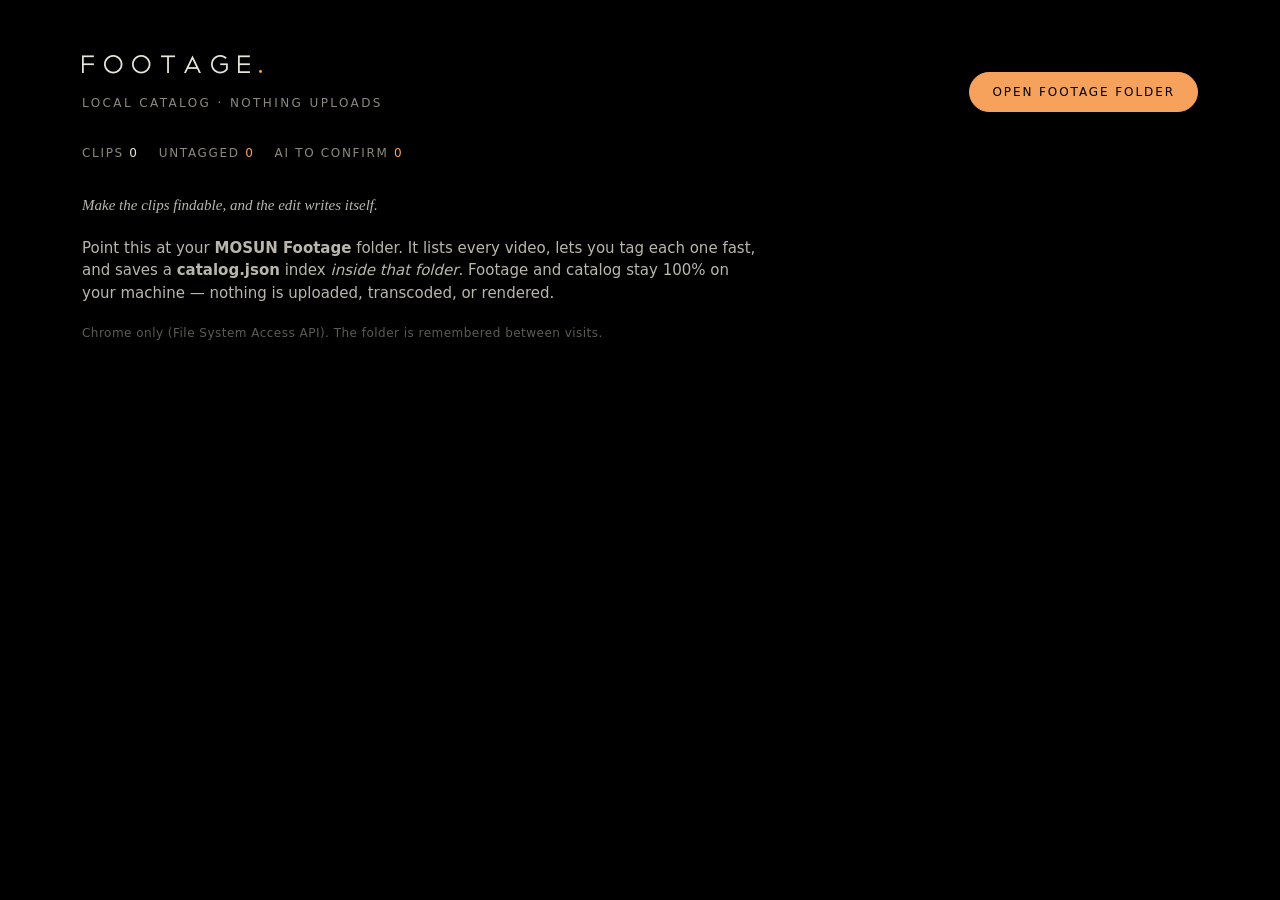
<file: catalog-q2wln8.html>
<!DOCTYPE html>
<html lang="en">
<head>
<meta charset="UTF-8">
<meta name="viewport" content="width=device-width, initial-scale=1.0">
<meta name="robots" content="noindex, nofollow">
<title>MOSUN — Footage Catalog</title>
<link rel="stylesheet" href="theme.css">
<style>
/* ---- Brand shell: dark ink ground, cream text, saffron sparingly ---- */
*{ box-sizing:border-box; margin:0; padding:0; }
html,body{ background:var(--ink); color:var(--cream); }
body{ font-family:var(--font-body); line-height:1.5; -webkit-font-smoothing:antialiased; }
::selection{ background:var(--saffron); color:var(--ink); }

.wrap{ max-width:1180px; margin:0 auto; padding:52px 32px 136px; }

/* header */
header{ display:flex; align-items:flex-end; justify-content:space-between; gap:20px; flex-wrap:wrap; margin-bottom:32px; }
.brand h1{ font-family:var(--font-display); font-weight:400; font-size:30px; letter-spacing:0.22em; text-transform:uppercase; line-height:1; }
.brand .sub{ margin-top:12px; font-size:12px; letter-spacing:0.2em; text-transform:uppercase; color:var(--n3); }
.dot{ color:var(--saffron); }

/* buttons */
.btn{ font-family:var(--font-body); font-size:12px; letter-spacing:0.16em; text-transform:uppercase; padding:12px 22px;
  border-radius:var(--r-pill); border:1px solid var(--border-strong); background:transparent; color:var(--cream);
  cursor:pointer; transition:border-color .9s var(--ease), background .9s var(--ease), color .9s var(--ease), box-shadow .9s var(--ease); }
.btn:hover{ border-color:var(--saffron); box-shadow:0 0 0 1px var(--saffron), 0 0 28px -6px var(--saffron); }
.btn.primary{ background:var(--saffron); color:var(--ink); border-color:var(--saffron); }
.btn.primary:hover{ background:var(--saffron-hover); border-color:var(--saffron-hover); box-shadow:0 0 32px -6px var(--saffron); }
.btn:disabled{ opacity:.35; cursor:not-allowed; box-shadow:none; border-color:var(--border-strong); }
.btn.small{ padding:8px 14px; }

/* status / counts */
.statusbar{ display:flex; align-items:center; gap:20px; flex-wrap:wrap; font-size:12px; letter-spacing:0.14em; text-transform:uppercase; color:var(--n3); margin-bottom:32px; min-height:18px; }
.statusbar .count b{ color:var(--cream); font-weight:400; }
.statusbar .count.untag b{ color:var(--saffron); }
.statusbar .msg{ color:var(--n3); }
.statusbar .msg.err{ color:var(--saffron-soft); }
.hidden{ display:none !important; }

/* intro / empty states */
.lead{ max-width:680px; }
.lead p{ color:var(--n2); font-size:15px; margin-bottom:20px; }
.lead .note{ font-size:12px; color:var(--n4); letter-spacing:0.04em; }
.quote{ font-family:var(--font-quote); font-style:italic; font-size:22px; color:var(--n2); margin:0 0 32px; }

/* layout */
.layout{ display:grid; grid-template-columns:minmax(0,1fr) 360px; gap:52px; align-items:start; }
@media (max-width:920px){ .layout{ grid-template-columns:1fr; } .editor{ position:static !important; } }

/* section labels */
.label{ font-size:11px; letter-spacing:0.24em; text-transform:uppercase; color:var(--n3); margin-bottom:16px; }

/* search + filters */
.controls{ margin-bottom:20px; }
.search{ width:100%; font-family:var(--font-body); font-size:15px; color:var(--cream); background:transparent;
  border:none; border-bottom:1px solid var(--border-strong); padding:10px 2px; outline:none; transition:border-color .9s var(--ease); }
.search::placeholder{ color:var(--n4); }
.search:focus{ border-color:var(--saffron); }
.filterbar{ display:flex; flex-wrap:wrap; gap:8px; margin-top:16px; }

/* chips */
.chip{ font-family:var(--font-body); font-size:12px; letter-spacing:0.04em; padding:7px 13px; border-radius:var(--r-pill);
  border:1px solid var(--border-strong); background:transparent; color:var(--n1); cursor:pointer;
  transition:border-color .5s var(--ease), background .5s var(--ease), color .5s var(--ease); position:relative; user-select:none; }
.chip:hover{ border-color:var(--saffron-soft); }
.chip.on{ background:var(--saffron); border-color:var(--saffron); color:var(--ink); }
.chip .kbd{ font-size:9px; letter-spacing:0; color:var(--ink); background:rgba(0,0,0,.18); border-radius:4px; padding:1px 4px; margin-left:7px; vertical-align:middle; }
.chip:not(.on) .kbd{ color:var(--saffron); background:rgba(246,162,92,.12); }

/* grid */
.grid{ display:grid; grid-template-columns:repeat(auto-fill,minmax(220px,1fr)); gap:20px; }
.card{ border:1px solid var(--hairline); border-radius:var(--r-card); overflow:hidden; cursor:pointer; background:#0a0a0a;
  transition:border-color .9s var(--ease), box-shadow .9s var(--ease); }
.card:hover{ border-color:var(--border-strong); box-shadow:0 0 40px -18px var(--saffron); }
.card.active{ border-color:var(--saffron); }
.thumb{ position:relative; aspect-ratio:16/9; background:#0a0a0a; display:flex; align-items:center; justify-content:center; overflow:hidden; }
.thumb canvas, .thumb img{ width:100%; height:100%; object-fit:cover; display:block; }
.thumb .ph{ font-size:11px; letter-spacing:0.18em; text-transform:uppercase; color:var(--n4); }
.thumb .dur{ position:absolute; right:8px; bottom:8px; font-size:11px; letter-spacing:0.04em; color:var(--cream);
  background:rgba(0,0,0,.6); padding:2px 7px; border-radius:var(--r-input); font-variant-numeric:tabular-nums; }
.thumb .badge{ position:absolute; left:8px; top:8px; width:8px; height:8px; border-radius:50%; background:var(--saffron); box-shadow:0 0 10px var(--saffron); }
.card .meta{ padding:12px; }
.card .plabel{ font-family:ui-monospace,'SF Mono',Menlo,monospace; font-size:10px; letter-spacing:0.06em; color:var(--saffron);
  border:1px solid rgba(246,162,92,0.4); border-radius:var(--r-input); padding:1px 6px; margin-bottom:6px; display:inline-block; }
.card .fn{ font-size:13px; color:var(--cream); white-space:nowrap; overflow:hidden; text-overflow:ellipsis; }
.card .tagline{ font-size:11px; color:var(--n3); margin-top:6px; white-space:nowrap; overflow:hidden; text-overflow:ellipsis; letter-spacing:0.04em; }
.card .tagline.untag{ color:var(--saffron); }

/* editor panel */
.editor{ position:sticky; top:32px; border:1px solid var(--hairline); border-radius:var(--r-card); padding:20px; background:#070707; }
.editor .ph-empty{ color:var(--n4); font-size:13px; text-align:center; padding:40px 0; }
.editor video{ width:100%; border-radius:var(--r-input); background:#000; display:block; aspect-ratio:16/9; object-fit:contain; }
.editor .efn{ font-size:14px; margin-top:14px; word-break:break-all; }
.editor .edur{ font-size:11px; color:var(--n3); letter-spacing:0.1em; text-transform:uppercase; margin-top:4px; }
.group{ margin-top:20px; }
.group.active{ }
.group .glabel{ font-size:10px; letter-spacing:0.22em; text-transform:uppercase; color:var(--n3); margin-bottom:9px; display:flex; align-items:center; gap:8px; }
.group.active .glabel{ color:var(--saffron); }
.group.active .glabel::after{ content:''; flex:1; height:1px; background:linear-gradient(90deg,var(--saffron),transparent); opacity:.5; }
.group .chips{ display:flex; flex-wrap:wrap; gap:7px; }
.field{ margin-top:20px; }
.field label{ display:block; font-size:10px; letter-spacing:0.22em; text-transform:uppercase; color:var(--n3); margin-bottom:8px; }
.field input, .field textarea{ width:100%; font-family:var(--font-body); font-size:14px; color:var(--cream); background:transparent;
  border:none; border-bottom:1px solid var(--border-strong); padding:8px 2px; outline:none; resize:vertical; transition:border-color .9s var(--ease); }
.field textarea{ min-height:54px; }
.field input:focus, .field textarea:focus{ border-color:var(--saffron); }
.editor .actions{ display:flex; gap:10px; margin-top:24px; }
.editor .actions .btn{ flex:1; }
.legend{ margin-top:18px; font-size:10px; letter-spacing:0.1em; color:var(--n4); line-height:1.7; }
.legend kbd{ font-family:var(--font-body); color:var(--n2); border:1px solid var(--hairline); border-radius:4px; padding:1px 5px; }

/* AI affordances */
.statusbar .count.review b{ color:var(--saffron); }
.thumb .badge.ai{ width:auto; height:auto; border-radius:var(--r-input); padding:2px 6px;
  font-size:9px; letter-spacing:0.12em; line-height:1; background:var(--saffron); color:var(--ink); box-shadow:0 0 10px rgba(246,162,92,.5); }
.chip.ai{ border-style:dashed; border-color:var(--saffron); color:var(--saffron-soft); }
.chip.ai.on{ background:transparent; }
.group .glabel .aimark{ font-size:9px; letter-spacing:0.12em; color:var(--saffron); border:1px solid var(--saffron);
  border-radius:var(--r-input); padding:1px 5px; text-transform:uppercase; }
.aibar{ display:flex; align-items:center; gap:10px; flex-wrap:wrap; margin-top:14px; padding-top:14px; border-top:1px solid var(--hairline); }
.aibar .keyin{ flex:1; min-width:160px; font-family:var(--font-body); font-size:13px; color:var(--cream); background:transparent;
  border:none; border-bottom:1px solid var(--border-strong); padding:7px 2px; outline:none; }
.aibar .keyin:focus{ border-color:var(--saffron); }
.aibar .keyset{ font-size:11px; letter-spacing:0.12em; text-transform:uppercase; color:var(--n3); }
.aibar .keyset b{ color:var(--saffron); }
.btn.ai{ border-color:var(--saffron); color:var(--saffron); }
.btn.ai:hover{ background:var(--saffron); color:var(--ink); }
.btn.ai.busy{ opacity:.6; cursor:progress; }

/* empty grid */
.emptygrid{ color:var(--n4); font-family:var(--font-quote); font-style:italic; font-size:18px; padding:40px 0; }
</style>
</head>
<body>
<div class="wrap">

  <header>
    <div class="brand">
      <h1>FOOTAGE<span class="dot">.</span></h1>
      <div class="sub">Local catalog &middot; nothing uploads</div>
    </div>
    <div class="row">
      <button class="btn primary" id="openBtn">Open footage folder</button>
    </div>
  </header>

  <div class="statusbar" id="statusbar">
    <span class="count">Clips <b id="cTotal">0</b></span>
    <span class="count untag">Untagged <b id="cUntag">0</b></span>
    <span class="count review">AI to confirm <b id="cReview">0</b></span>
    <span class="msg" id="msg"></span>
  </div>

  <!-- intro (before a folder is connected) -->
  <section class="lead" id="intro">
    <p class="quote">Make the clips findable, and the edit writes itself.</p>
    <p>Point this at your <b>MOSUN&nbsp;Footage</b> folder. It lists every video, lets you tag each one fast,
       and saves a <b>catalog.json</b> index <i>inside that folder</i>. Footage and catalog stay 100% on your
       machine &mdash; nothing is uploaded, transcoded, or rendered.</p>
    <p class="note">Chrome only (File System Access API). The folder is remembered between visits.</p>
  </section>

  <!-- main app -->
  <section class="layout hidden" id="app">
    <div class="main">
      <div class="controls">
        <input class="search" id="search" type="search" placeholder="Search filename, song, notes…" autocomplete="off">
        <div class="filterbar" id="filterbar"></div>
        <div class="aibar">
          <input class="keyin hidden" id="keyIn" type="password" placeholder="Paste Anthropic API key (sk-ant-…)" autocomplete="off">
          <span class="keyset hidden" id="keySet">AI key <b>set</b></span>
          <button class="btn small" id="keyBtn">Set AI key</button>
          <button class="btn ai small" id="aiAllBtn">AI-tag untagged</button>
        </div>
      </div>
      <div class="grid" id="grid"></div>
      <div class="emptygrid hidden" id="emptygrid">No clips match.</div>
    </div>

    <aside class="editor" id="editor">
      <div class="ph-empty" id="editorEmpty">Select a clip to tag, or open the next untagged one.</div>
      <div id="editorBody" class="hidden">
        <video id="evid" controls preload="metadata" playsinline></video>
        <div class="efn" id="efn"></div>
        <div class="edur" id="edur"></div>
        <div id="groups"></div>
        <div class="field">
          <label for="esong">Song / project</label>
          <input id="esong" type="text" autocomplete="off" placeholder="e.g. Golden Hour">
        </div>
        <div class="field">
          <label for="enotes">Notes</label>
          <textarea id="enotes" placeholder="anything worth remembering…"></textarea>
        </div>
        <div class="actions">
          <button class="btn ai small" id="aiOneBtn">AI-tag</button>
          <button class="btn small" id="skipBtn">Skip</button>
          <button class="btn primary small" id="saveBtn">Save &amp; next</button>
        </div>
        <div class="legend">
          <kbd>1</kbd>–<kbd>9</kbd> toggle chips in the active group &middot;
          <kbd>↑</kbd><kbd>↓</kbd> change group &middot;
          <kbd>Enter</kbd> save &amp; next &middot; <kbd>Esc</kbd> close
        </div>
      </div>
    </aside>
  </section>

</div>

<script>
/* =======================================================================
   EDITABLE TAG TAXONOMY — change these lists; the UI regenerates.
   Keys here are the contract keys written into catalog.json -> clip.tags.
   ======================================================================= */
const TAG_GROUPS = [
  { key:'setting', label:'Setting', values:['studio','street','home','rooftop','cafe','nature','transit','stage','gear-closeup'] },
  { key:'time',    label:'Time',    values:['day','golden-hour','blue-hour','night','indoor'] },
  { key:'action',  label:'Action',  values:['walking','performing','instrument','hands-on-gear','talk-to-cam','ambient','notebook','reaction'] },
  { key:'shot',    label:'Shot',    values:['wide','medium','close','extreme-close','low-angle','high-angle','POV','static','handheld'] },
  { key:'mood',    label:'Mood',    values:['moody','warm','energetic','calm','cinematic'] },
];
const TAG_KEYS = TAG_GROUPS.map(g => g.key);

/* =======================================================================
   PURE-LOGIC-START — no DOM, no FSA. Mirrored by the Node test harness
   (test/catalog.test.mjs extracts this exact region). Keep it pure.
   ======================================================================= */
function fmtDuration(sec){
  if(sec == null || !isFinite(sec) || sec < 0) return '—';
  const m = Math.floor(sec / 60);
  const s = Math.round(sec % 60);
  const ss = s === 60 ? 0 : s;             // guard rounding to 60
  const mm = s === 60 ? m + 1 : m;
  return mm + ':' + String(ss).padStart(2, '0');
}

// The shot label = the filename without its extension. When a clip was named
// from the Shoot-Day Planner (WEEK_DAY-POST-bN_slug), parsedLabel breaks it out.
function labelFromFile(file){ return String(file || '').replace(/\.[^./]+$/, ''); }
function parsedLabel(file){
  const m = labelFromFile(file).match(/^(?:([A-Z0-9]{3,8})_)?([A-Za-z]{2,4})-(P\d+)-b(\d+)_(.+)$/);
  return m ? { week: m[1] || '', day: m[2].toUpperCase(), post: m[3].toUpperCase(), beat: +m[4], slug: m[5] } : null;
}

function newClip(file, nowISO, idFn){
  const tags = {};
  for(const k of TAG_KEYS) tags[k] = [];
  return { id: idFn(), file, label: labelFromFile(file), duration: 0, addedAt: nowISO, tagged: false,
           source: 'manual', tags, song: '', notes: '' };
}

function isTagged(clip){
  const t = clip && clip.tags || {};
  return TAG_KEYS.some(k => Array.isArray(t[k]) && t[k].length > 0);
}

// Merge the files currently present in the folder against the existing catalog.
// - keeps existing records (so tags/ids survive) matched by filename
// - adds newly-dropped files as untagged
// - retains records whose file is currently absent (preserves tags if it returns)
function buildMergedCatalog(existingClips, presentNames, nowISO, idFn){
  const byFile = new Map((existingClips || []).map(c => [c.file, c]));
  const present = new Set(presentNames);
  const clips = [];
  for(const name of presentNames){
    const prev = byFile.get(name);
    const clip = prev ? prev : newClip(name, nowISO, idFn);
    if(!clip.label) clip.label = labelFromFile(clip.file);   // backfill old catalogs
    clip.tagged = isTagged(clip);            // keep flag in sync with tags
    clips.push(clip);
  }
  for(const c of (existingClips || [])){
    if(!present.has(c.file)){ if(!c.label) c.label = labelFromFile(c.file); clips.push(c); }  // absent-but-known
  }
  return clips;
}

// AND across groups, OR within a group; text matches filename/song/notes.
function matchesSearch(clip, filters, text){
  for(const k of TAG_KEYS){
    const want = (filters && filters[k]) || [];
    if(!want.length) continue;
    const have = (clip.tags && clip.tags[k]) || [];
    if(!want.some(v => have.includes(v))) return false;
  }
  if(text && text.trim()){
    const t = text.trim().toLowerCase();
    const hay = (clip.file + ' ' + (clip.label || '') + ' ' + (clip.song || '') + ' ' + (clip.notes || '')).toLowerCase();
    if(!hay.includes(t)) return false;
  }
  return true;
}

// A clip is "to confirm" when an AI pre-filled it and the user hasn't reviewed.
function needsReview(clip){ return !!clip && clip.source === 'ai' && isTagged(clip); }

// Defensively coerce an AI response to ONLY valid taxonomy values (drops anything
// the model invented). Returns a fresh tags object with every group key present.
function sanitizeAITags(aiTags){
  const out = {};
  for(const g of TAG_GROUPS){
    const allowed = new Set(g.values);
    const got = (aiTags && aiTags[g.key]) || [];
    out[g.key] = Array.isArray(got) ? got.filter(v => allowed.has(v)) : [];
  }
  return out;
}

// Apply an AI suggestion onto a clip: overwrite tags (sanitized), mark source:"ai",
// fill notes only if empty (never clobber the user's own notes), recompute tagged.
function applyAISuggestion(clip, ai){
  clip.tags = sanitizeAITags(ai && ai.tags);
  if(ai && typeof ai.notes === 'string' && ai.notes.trim() && !(clip.notes || '').trim()){
    clip.notes = ai.notes.trim();
  }
  clip.source = 'ai';
  clip.tagged = isTagged(clip);
  return clip;
}
/* ======================== PURE-LOGIC-END ============================== */

/* ===================== IndexedDB (folder handle) ====================== */
const IDB_NAME = 'mosun-footage', IDB_STORE = 'handles', HANDLE_KEY = 'footageDir';
function openIDB(){
  return new Promise((res, rej) => {
    const r = indexedDB.open(IDB_NAME, 1);
    r.onupgradeneeded = () => r.result.createObjectStore(IDB_STORE);
    r.onsuccess = () => res(r.result);
    r.onerror = () => rej(r.error);
  });
}
async function idbSet(key, val){
  const db = await openIDB();
  return new Promise((res, rej) => {
    const t = db.transaction(IDB_STORE, 'readwrite');
    t.objectStore(IDB_STORE).put(val, key);
    t.oncomplete = () => res(); t.onerror = () => rej(t.error);
  });
}
async function idbGet(key){
  const db = await openIDB();
  return new Promise((res, rej) => {
    const t = db.transaction(IDB_STORE, 'readonly');
    const rq = t.objectStore(IDB_STORE).get(key);
    rq.onsuccess = () => res(rq.result); rq.onerror = () => rej(rq.error);
  });
}

/* ===================== File System Access layer ======================= */
const VIDEO_EXT = /\.(mp4|mov|m4v)$/i;
async function verifyPermission(handle, write){
  const opts = { mode: write ? 'readwrite' : 'readwrite' };
  if(await handle.queryPermission(opts) === 'granted') return true;
  if(await handle.requestPermission(opts) === 'granted') return true;
  return false;
}
async function listVideoHandles(dir){
  const out = [];
  for await (const [name, handle] of dir.entries()){
    if(handle.kind === 'file' && VIDEO_EXT.test(name)) out.push(handle);
  }
  out.sort((a, b) => a.name.localeCompare(b.name));
  return out;
}
async function readCatalog(dir){
  try{
    const fh = await dir.getFileHandle('catalog.json');
    const f = await fh.getFile();
    const j = JSON.parse(await f.text());
    if(j && Array.isArray(j.clips)) return j;
  }catch(e){ /* missing / unreadable → fresh */ }
  return { version: 1, updated: null, clips: [] };
}
async function writeCatalog(dir, catalog){
  const fh = await dir.getFileHandle('catalog.json', { create: true });
  const w = await fh.createWritable();
  await w.write(JSON.stringify(catalog, null, 2));
  await w.close();
}

/* ============================= App state ============================== */
const state = {
  dir: null,
  handles: new Map(),     // filename -> FileSystemFileHandle (present files only)
  catalog: { version: 1, updated: null, clips: [] },
  byFile: new Map(),      // filename -> clip (present + absent)
  focus: null,            // filename being edited
  activeGroup: 0,
  filters: {},            // groupKey -> [values]
  search: '',
  saveTimer: null,
};
for(const k of TAG_KEYS) state.filters[k] = [];

const $ = id => document.getElementById(id);
const nowISO = () => new Date().toISOString();
const uuid = () => (crypto.randomUUID ? crypto.randomUUID()
  : 'id-' + Date.now().toString(36) + '-' + Math.random().toString(36).slice(2, 9));

function setMsg(text, isErr){
  const m = $('msg'); m.textContent = text || ''; m.className = 'msg' + (isErr ? ' err' : '');
}
function presentClips(){
  return state.catalog.clips.filter(c => state.handles.has(c.file));
}
function untaggedClips(){
  return presentClips().filter(c => !isTagged(c));
}
function refreshCounts(){
  const present = presentClips();
  $('cTotal').textContent = present.length;
  $('cUntag').textContent = present.filter(c => !isTagged(c)).length;
  $('cReview').textContent = present.filter(needsReview).length;
}

/* ----- persistence (debounced) ----- */
function scheduleSave(){
  clearTimeout(state.saveTimer);
  setMsg('Saving…');
  state.saveTimer = setTimeout(saveNow, 700);
}
async function saveNow(){
  if(!state.dir) return;
  state.catalog.updated = nowISO();
  try{ await writeCatalog(state.dir, state.catalog); setMsg('Saved'); setTimeout(() => setMsg(''), 1400); }
  catch(e){ console.error(e); setMsg('Save failed — folder permission?', true); }
}

/* ----- connect / restore ----- */
async function connect(dir, isRestore){
  if(!(await verifyPermission(dir, true))){ setMsg('Permission denied for that folder.', true); return; }
  state.dir = dir;
  const handles = await listVideoHandles(dir);
  state.handles = new Map(handles.map(h => [h.name, h]));
  const existing = await readCatalog(dir);
  state.catalog = { version: 1, updated: existing.updated, clips:
    buildMergedCatalog(existing.clips, handles.map(h => h.name), nowISO(), uuid) };
  state.byFile = new Map(state.catalog.clips.map(c => [c.file, c]));
  await idbSet(HANDLE_KEY, dir);
  await saveNow();                              // persist any newly-added clips
  $('intro').classList.add('hidden');
  $('app').classList.remove('hidden');
  buildFilterBar();
  renderGrid();
  refreshCounts();
  setMsg(isRestore ? 'Folder reconnected' : 'Folder opened'); setTimeout(() => setMsg(''), 1600);
  // jump straight into the first untagged clip
  const next = untaggedClips()[0];
  if(next) openClip(next.file);
}

async function openFolder(){
  try{
    const dir = await window.showDirectoryPicker({ id: 'mosun-footage', mode: 'readwrite' });
    await connect(dir, false);
  }catch(e){ if(e && e.name !== 'AbortError'){ console.error(e); setMsg('Could not open folder.', true); } }
}

async function tryRestore(){
  if(!('showDirectoryPicker' in window)){
    setMsg('This needs Chrome (File System Access API).', true);
    $('openBtn').disabled = true; return;
  }
  let dir;
  try{ dir = await idbGet(HANDLE_KEY); }catch(e){ return; }
  if(!dir) return;
  // permission can't be re-requested without a gesture; only auto-connect if already granted
  if(await dir.queryPermission({ mode: 'readwrite' }) === 'granted'){
    await connect(dir, true);
  }else{
    setMsg('Reconnect your footage folder →');
    $('openBtn').textContent = 'Reconnect folder';
  }
}

/* ============================== Render ================================ */
function buildFilterBar(){
  const bar = $('filterbar'); bar.innerHTML = '';
  for(const g of TAG_GROUPS){
    for(const v of g.values){
      const chip = document.createElement('button');
      chip.className = 'chip'; chip.textContent = v;
      chip.dataset.group = g.key; chip.dataset.val = v;
      chip.addEventListener('click', () => toggleFilter(g.key, v, chip));
      bar.appendChild(chip);
    }
  }
}
function toggleFilter(key, val, chip){
  const arr = state.filters[key];
  const i = arr.indexOf(val);
  if(i >= 0){ arr.splice(i, 1); chip.classList.remove('on'); }
  else{ arr.push(val); chip.classList.add('on'); }
  renderGrid();
}

let posterObserver = null;
function renderGrid(){
  const grid = $('grid');
  grid.innerHTML = '';
  if(posterObserver) posterObserver.disconnect();
  posterObserver = new IntersectionObserver(onPosterVisible, { rootMargin: '300px' });

  const list = presentClips().filter(c => matchesSearch(c, state.filters, state.search));
  $('emptygrid').classList.toggle('hidden', list.length > 0);

  for(const clip of list){
    const card = document.createElement('div');
    card.className = 'card' + (clip.file === state.focus ? ' active' : '');
    card.dataset.file = clip.file;
    const tagged = isTagged(clip);
    const summary = TAG_KEYS.flatMap(k => clip.tags[k]).slice(0, 4).join(' · ');
    const pl = parsedLabel(clip.file);   // named from the planner?
    const plChip = pl ? '<div class="plabel" title="planned shot from the shoot planner">' +
      escapeHtml([pl.week, pl.day, pl.post, 'b' + pl.beat].filter(Boolean).join(' · ')) + '</div>' : '';
    card.innerHTML =
      '<div class="thumb">' +
        badgeHtml(clip) +
        '<span class="ph">loading…</span>' +
        '<span class="dur">' + fmtDuration(clip.duration || null) + '</span>' +
      '</div>' +
      '<div class="meta">' +
        plChip +
        '<div class="fn">' + escapeHtml(clip.file) + '</div>' +
        '<div class="tagline ' + (tagged ? '' : 'untag') + '">' +
          escapeHtml(tagged ? (summary || '—') : 'untagged') + '</div>' +
      '</div>';
    card.addEventListener('click', () => openClip(clip.file));
    grid.appendChild(card);
    posterObserver.observe(card);
  }
}

function escapeHtml(s){ return String(s).replace(/[&<>"]/g, c => ({'&':'&amp;','<':'&lt;','>':'&gt;','"':'&quot;'}[c])); }
// saffron "AI" tag for unconfirmed AI suggestions, a dot for untagged, nothing once confirmed
function badgeHtml(clip){
  if(needsReview(clip)) return '<span class="badge ai" title="AI-suggested — confirm or edit">AI</span>';
  if(!isTagged(clip)) return '<span class="badge" title="untagged"></span>';
  return '';
}

// lazily build a poster frame + read duration only when the card scrolls near view
async function onPosterVisible(entries, obs){
  for(const e of entries){
    if(!e.isIntersecting) continue;
    obs.unobserve(e.target);
    const file = e.target.dataset.file;
    makePoster(file, e.target.querySelector('.thumb'));
  }
}
async function makePoster(file, thumbEl){
  const handle = state.handles.get(file);
  if(!handle) return;
  let url;
  try{
    const f = await handle.getFile();
    url = URL.createObjectURL(f);
    const v = document.createElement('video');
    v.muted = true; v.preload = 'metadata'; v.src = url; v.playsInline = true;
    await once(v, 'loadedmetadata');
    const clip = state.byFile.get(file);
    if(clip && (!clip.duration || clip.duration === 0) && isFinite(v.duration)){
      clip.duration = Math.round(v.duration * 10) / 10;
      const dur = thumbEl.querySelector('.dur'); if(dur) dur.textContent = fmtDuration(clip.duration);
      scheduleSave();
    }
    v.currentTime = Math.min(1, (v.duration || 2) / 2);
    await once(v, 'seeked');
    const canvas = document.createElement('canvas');
    const w = 480, h = Math.round(w * (v.videoHeight / v.videoWidth || 9 / 16));
    canvas.width = w; canvas.height = h;
    canvas.getContext('2d').drawImage(v, 0, 0, w, h);
    const ph = thumbEl.querySelector('.ph'); if(ph) ph.remove();
    thumbEl.insertBefore(canvas, thumbEl.firstChild);
  }catch(err){
    const ph = thumbEl.querySelector('.ph'); if(ph) ph.textContent = 'no preview';
  }finally{
    if(url) URL.revokeObjectURL(url);
  }
}
function once(el, ev){ return new Promise((res, rej) => {
  const ok = () => { cleanup(); res(); };
  const bad = () => { cleanup(); rej(new Error(ev + ' failed')); };
  const cleanup = () => { el.removeEventListener(ev, ok); el.removeEventListener('error', bad); };
  el.addEventListener(ev, ok, { once: true }); el.addEventListener('error', bad, { once: true });
}); }

/* ============================== Editor =============================== */
let focusURL = null;
async function openClip(file){
  const clip = state.byFile.get(file);
  if(!clip) return;
  state.focus = file; state.activeGroup = 0;
  $('editorEmpty').classList.add('hidden');
  $('editorBody').classList.remove('hidden');
  document.querySelectorAll('.card').forEach(c => c.classList.toggle('active', c.dataset.file === file));

  $('efn').textContent = clip.file;
  $('edur').textContent = clip.duration ? fmtDuration(clip.duration) : '';
  $('esong').value = clip.song || '';
  $('enotes').value = clip.notes || '';
  renderGroups(clip);

  // load preview video
  if(focusURL){ URL.revokeObjectURL(focusURL); focusURL = null; }
  const handle = state.handles.get(file);
  const vid = $('evid');
  if(handle){
    try{ const f = await handle.getFile(); focusURL = URL.createObjectURL(f); vid.src = focusURL; }
    catch(e){ vid.removeAttribute('src'); }
  }
}

function renderGroups(clip){
  const wrap = $('groups'); wrap.innerHTML = '';
  const ai = needsReview(clip);   // unconfirmed AI suggestion → dashed chips + label mark
  TAG_GROUPS.forEach((g, gi) => {
    const sel = clip.tags[g.key] || [];
    const div = document.createElement('div');
    div.className = 'group' + (gi === state.activeGroup ? ' active' : '');
    div.dataset.gi = gi;
    let chips = '';
    g.values.forEach((v, vi) => {
      const on = sel.includes(v);
      const num = gi === state.activeGroup && vi < 9 ? '<span class="kbd">' + (vi + 1) + '</span>' : '';
      chips += '<button class="chip' + (on ? ' on' : '') + (on && ai ? ' ai' : '') + '" data-group="' + g.key + '" data-val="' + escapeHtml(v) + '">'
             + escapeHtml(v) + num + '</button>';
    });
    const mark = ai ? ' <span class="aimark">AI</span>' : '';
    div.innerHTML = '<div class="glabel">' + g.label + mark + '</div><div class="chips">' + chips + '</div>';
    div.querySelectorAll('.chip').forEach(ch => ch.addEventListener('click', () => {
      state.activeGroup = gi; toggleTag(g.key, ch.dataset.val); renderGroups(state.byFile.get(state.focus));
    }));
    wrap.appendChild(div);
  });
}
function toggleTag(key, val){
  const clip = state.byFile.get(state.focus); if(!clip) return;
  const arr = clip.tags[key];
  const i = arr.indexOf(val);
  if(i >= 0) arr.splice(i, 1); else arr.push(val);
  clip.source = 'manual';              // user touched it → confirmed/overridden
  clip.tagged = isTagged(clip);
  refreshCounts();
  updateCardTagline(clip);
  scheduleSave();
}
function updateCardTagline(clip){
  const card = document.querySelector('.card[data-file="' + cssEsc(clip.file) + '"]');
  if(!card) return;
  const tagged = isTagged(clip);
  const thumb = card.querySelector('.thumb');
  const oldBadge = thumb.querySelector('.badge');
  if(oldBadge) oldBadge.remove();
  const bh = badgeHtml(clip);
  if(bh) thumb.insertAdjacentHTML('afterbegin', bh);
  const tl = card.querySelector('.tagline');
  const summary = TAG_KEYS.flatMap(k => clip.tags[k]).slice(0, 4).join(' · ');
  tl.textContent = tagged ? (summary || '—') : 'untagged';
  tl.className = 'tagline' + (tagged ? '' : ' untag');
}
function cssEsc(s){ return (window.CSS && CSS.escape) ? CSS.escape(s) : s.replace(/"/g, '\\"'); }

function commitFields(){
  const clip = state.byFile.get(state.focus); if(!clip) return;
  clip.song = $('esong').value.trim();
  clip.notes = $('enotes').value.trim();
}
function saveAndNext(){
  if(!state.focus) return;
  commitFields();
  const clip = state.byFile.get(state.focus);
  clip.source = 'manual';              // saving confirms an AI suggestion
  clip.tagged = isTagged(clip);
  updateCardTagline(clip); refreshCounts(); scheduleSave();
  // auto-advance to the next untagged clip (after the current one)
  const present = presentClips();
  const order = present.map(c => c.file);
  const start = order.indexOf(state.focus);
  let nextFile = null;
  for(let n = 1; n <= order.length; n++){
    const cand = present[(start + n) % order.length];
    if(cand && !isTagged(cand) && cand.file !== state.focus){ nextFile = cand.file; break; }
  }
  if(nextFile) openClip(nextFile);
  else { closeEditor(); setMsg('Everything tagged.'); setTimeout(() => setMsg(''), 1600); }
}
function closeEditor(){
  state.focus = null;
  if(focusURL){ URL.revokeObjectURL(focusURL); focusURL = null; }
  $('evid').removeAttribute('src');
  $('editorBody').classList.add('hidden');
  $('editorEmpty').classList.remove('hidden');
  document.querySelectorAll('.card.active').forEach(c => c.classList.remove('active'));
}

/* ============================ Keyboard =============================== */
document.addEventListener('keydown', (e) => {
  // don't hijack typing in text fields
  const tag = (e.target.tagName || '').toLowerCase();
  const typing = tag === 'input' || tag === 'textarea';
  if(!state.focus) return;
  if(e.key === 'Escape'){ if(typing){ e.target.blur(); } else { closeEditor(); } return; }
  if(typing) return;
  if(e.key === 'Enter'){ e.preventDefault(); saveAndNext(); return; }
  if(e.key === 'ArrowDown'){ e.preventDefault(); state.activeGroup = (state.activeGroup + 1) % TAG_GROUPS.length; renderGroups(state.byFile.get(state.focus)); return; }
  if(e.key === 'ArrowUp'){ e.preventDefault(); state.activeGroup = (state.activeGroup - 1 + TAG_GROUPS.length) % TAG_GROUPS.length; renderGroups(state.byFile.get(state.focus)); return; }
  if(/^[1-9]$/.test(e.key)){
    const g = TAG_GROUPS[state.activeGroup];
    const v = g.values[parseInt(e.key, 10) - 1];
    if(v){ e.preventDefault(); toggleTag(g.key, v); renderGroups(state.byFile.get(state.focus)); }
  }
});

/* ============================== AI tagging =========================== */
/* Frames (downscaled stills, never the video file) go browser → Anthropic.
   Key is pasted in and kept in localStorage on this machine only. */
const AI_KEY_LS = 'mosun-anthropic-key';
const AI_MODEL = 'claude-opus-4-8';
const AI_FRAMES = 5;
const AI_PROMPT =
  'These are evenly-spaced frames from one short video clip shot by MOSUN, a Lagos-born, ' +
  'London-based music artist (warm, moody, after-dark aesthetic). Tag the clip using ONLY the ' +
  'allowed values in the schema. For each of setting, time, action, shot, mood, return the values ' +
  'that genuinely apply across the clip — multiple are fine, or an empty array if none fit. Do not ' +
  'guess the song. In notes, write one short factual sentence describing what is visually shown. ' +
  'Return only the structured tags.';

function getKey(){ return localStorage.getItem(AI_KEY_LS) || ''; }
function renderKeyBar(){
  const has = !!getKey();
  $('keySet').classList.toggle('hidden', !has);
  $('keyBtn').textContent = has ? 'Change key' : 'Set AI key';
}
function toggleKeyInput(){
  const inp = $('keyIn');
  const opening = inp.classList.contains('hidden');
  inp.classList.toggle('hidden', !opening);
  if(opening){ inp.value = ''; inp.focus(); }
}
function saveKeyFromInput(){
  const inp = $('keyIn');
  const v = inp.value.trim();
  if(v) localStorage.setItem(AI_KEY_LS, v);
  inp.value = ''; inp.classList.add('hidden');
  renderKeyBar();
  if(v){ setMsg('AI key saved'); setTimeout(() => setMsg(''), 1400); }
}

// JSON-schema mirror of the taxonomy → forces Claude to return valid tags only.
function aiSchema(){
  const props = {};
  for(const g of TAG_GROUPS) props[g.key] = { type: 'array', items: { type: 'string', enum: g.values } };
  props.notes = { type: 'string' };
  return { type: 'object', properties: props, required: [...TAG_KEYS, 'notes'], additionalProperties: false };
}

// Grab N evenly-spaced frames as base64 JPEG, downscaled to ~512px. No transcode.
async function extractFrames(file, n){
  const url = URL.createObjectURL(file);
  const v = document.createElement('video');
  v.muted = true; v.preload = 'metadata'; v.src = url; v.playsInline = true;
  try{
    await once(v, 'loadedmetadata');
    const dur = isFinite(v.duration) && v.duration > 0 ? v.duration : 0;
    const W = 512, H = Math.round(W * (v.videoHeight / v.videoWidth || 9 / 16));
    const canvas = document.createElement('canvas');
    canvas.width = W; canvas.height = H;
    const ctx = canvas.getContext('2d');
    const frames = [];
    for(let i = 0; i < n; i++){
      const t = dur ? Math.min(dur * (i + 0.5) / n, Math.max(0, dur - 0.05)) : 0;
      v.currentTime = t;
      await once(v, 'seeked');
      ctx.drawImage(v, 0, 0, W, H);
      frames.push(canvas.toDataURL('image/jpeg', 0.7).split(',')[1]);
    }
    return frames;
  } finally { URL.revokeObjectURL(url); }
}

async function callClaude(frames){
  const key = getKey();
  if(!key) throw new Error('no API key');
  const content = frames.map(b64 => ({ type: 'image', source: { type: 'base64', media_type: 'image/jpeg', data: b64 } }));
  content.push({ type: 'text', text: AI_PROMPT });
  const res = await fetch('https://api.anthropic.com/v1/messages', {
    method: 'POST',
    headers: {
      'content-type': 'application/json',
      'x-api-key': key,
      'anthropic-version': '2023-06-01',
      'anthropic-dangerous-direct-browser-access': 'true',
    },
    body: JSON.stringify({
      model: AI_MODEL, max_tokens: 1024,
      output_config: { format: { type: 'json_schema', schema: aiSchema() } },
      messages: [{ role: 'user', content }],
    }),
  });
  if(!res.ok){ throw new Error('API ' + res.status + ' — ' + (await res.text()).slice(0, 160)); }
  const data = await res.json();
  const block = (data.content || []).find(b => b.type === 'text');
  if(!block) throw new Error('empty response');
  return JSON.parse(block.text);            // { setting:[], time:[], …, notes:"" }
}

async function aiTagClip(file, btn){
  const handle = state.handles.get(file), clip = state.byFile.get(file);
  if(!handle || !clip) return false;
  if(!getKey()){ setMsg('Set your AI key first.', true); toggleKeyInput(); return false; }
  if(btn) btn.classList.add('busy');
  try{
    const ai = await callClaude(await extractFrames(await handle.getFile(), AI_FRAMES));
    applyAISuggestion(clip, { tags: ai, notes: ai.notes });
    if(state.focus === file){ renderGroups(clip); $('enotes').value = clip.notes || ''; }
    updateCardTagline(clip); refreshCounts(); scheduleSave();
    return true;
  }catch(e){ console.error(e); setMsg('AI failed: ' + e.message, true); return false; }
  finally{ if(btn) btn.classList.remove('busy'); }
}

async function aiTagAll(){
  if(!getKey()){ setMsg('Set your AI key first.', true); toggleKeyInput(); return; }
  const todo = untaggedClips();
  if(!todo.length){ setMsg('No untagged clips to tag.'); setTimeout(() => setMsg(''), 1600); return; }
  const btn = $('aiAllBtn'); btn.classList.add('busy'); btn.disabled = true;
  let done = 0;
  for(const clip of todo){
    setMsg('AI tagging ' + (done + 1) + '/' + todo.length + ' — ' + clip.file);
    const ok = await aiTagClip(clip.file, null);
    if(!ok) break;                          // stop the batch on the first error
    done++;
  }
  btn.classList.remove('busy'); btn.disabled = false;
  if(done) setMsg('AI tagged ' + done + ' clip' + (done > 1 ? 's' : '') + ' — review & confirm');
  setTimeout(() => setMsg(''), 2600);
}

/* ============================= Wire-up =============================== */
$('openBtn').addEventListener('click', openFolder);
$('keyBtn').addEventListener('click', toggleKeyInput);
$('keyIn').addEventListener('keydown', e => { if(e.key === 'Enter'){ e.preventDefault(); saveKeyFromInput(); } });
$('keyIn').addEventListener('blur', () => { const inp = $('keyIn'); if(inp.value.trim()) saveKeyFromInput(); else inp.classList.add('hidden'); });
$('aiAllBtn').addEventListener('click', aiTagAll);
$('aiOneBtn').addEventListener('click', () => { if(state.focus) aiTagClip(state.focus, $('aiOneBtn')); });
renderKeyBar();
$('saveBtn').addEventListener('click', saveAndNext);
$('skipBtn').addEventListener('click', () => {
  // skip = advance without changing tags
  const present = presentClips(); const order = present.map(c => c.file);
  const start = order.indexOf(state.focus);
  for(let n = 1; n <= order.length; n++){
    const cand = present[(start + n) % order.length];
    if(cand && !isTagged(cand) && cand.file !== state.focus){ openClip(cand.file); return; }
  }
  closeEditor();
});
$('search').addEventListener('input', (e) => { state.search = e.target.value; renderGrid(); });
$('esong').addEventListener('change', () => { commitFields(); scheduleSave(); });
$('enotes').addEventListener('change', () => { commitFields(); scheduleSave(); });

tryRestore();
</script>
</body>
</html>
</file>
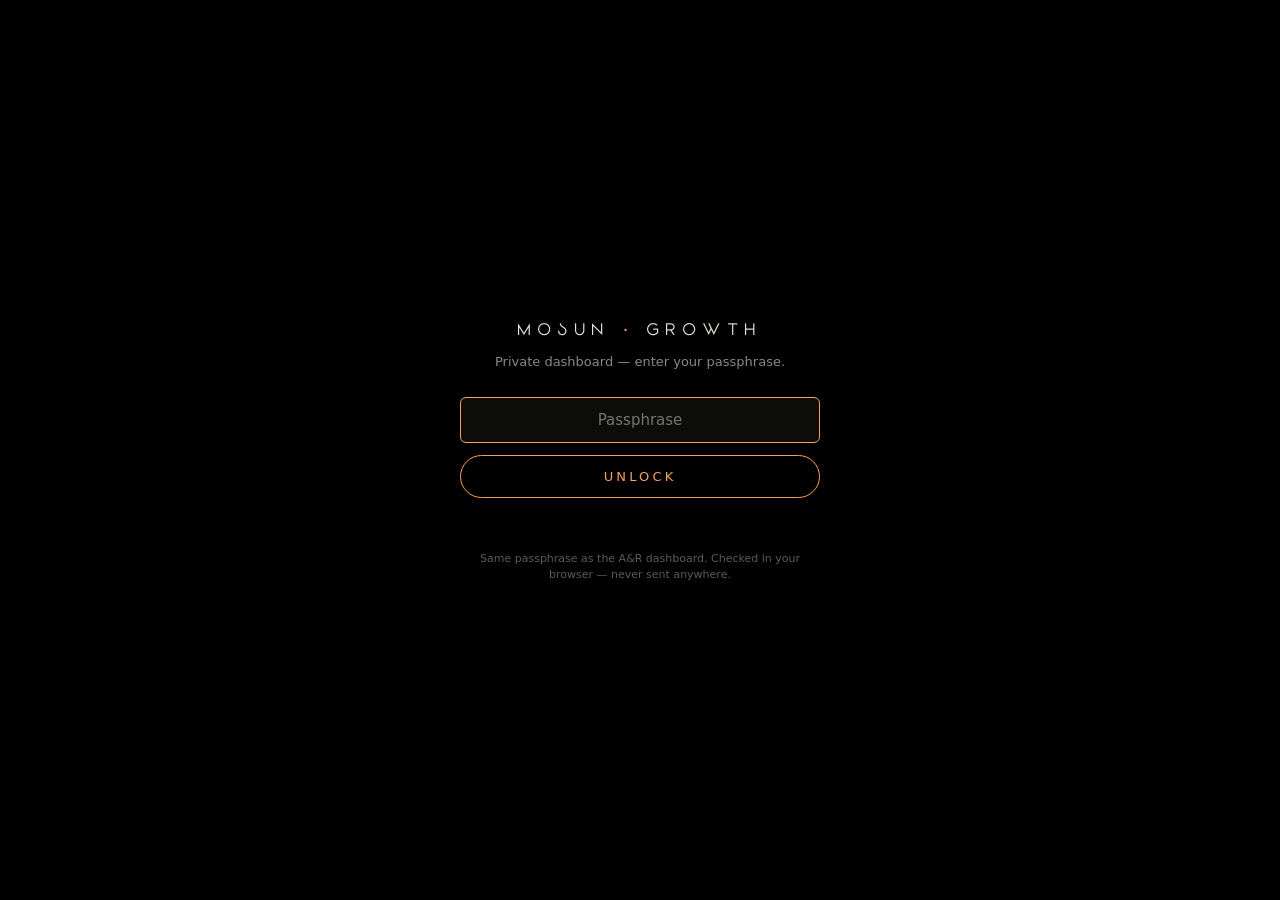
<file: growth-6v8x59.html>
<!DOCTYPE html>
<html lang="en">
<head>
<meta charset="UTF-8">
<meta name="viewport" content="width=device-width, initial-scale=1.0">
<meta name="robots" content="noindex, nofollow">
<title>MOSUN — Growth</title>
<style>
@font-face{ font-family:'Prospec'; src:url('fonts/Prospec.otf') format('opentype'); font-weight:400; font-display:swap; }
:root{
  --ink:#000000; --cream:#E8E6D9;
  --saffron:#F6A25C; --saffron-soft:#FBC89A; --saffron-hover:#D8823A;
  --oxblood:#7E0101; --down:#C0705E;               /* oxblood lifted enough to read on ink */
  --n1:#DEDCD0; --n2:#B9B7AC; --n3:#8A8880; --n4:#5C5B55; --n5:#2E2D2B;
  --card:#0C0C0B;
  --hairline:rgba(232,230,217,0.14); --border-strong:rgba(232,230,217,0.28);
  --r-pill:999px; --r-card:14px; --r-input:6px;
  --ease:cubic-bezier(0.16,1,0.3,1);
  --font-display:'Prospec','Futura PT','Century Gothic',sans-serif;
  --font-body:'Futura','Futura PT','Trebuchet MS','Century Gothic','Avenir',system-ui,sans-serif;
}
* { box-sizing:border-box; margin:0; padding:0; }
html { background:var(--ink); }
body { font-family:var(--font-body); background:var(--ink); color:var(--cream); line-height:1.5; }
.container { max-width:1080px; margin:0 auto; padding:2.2rem 1.1rem 5rem; }

h1 { font-family:var(--font-display); font-weight:400; font-size:clamp(21px,4.5vw,28px);
     letter-spacing:0.22em; text-transform:uppercase; }
h1 .dot { color:var(--saffron); }
.sub { font-size:12px; color:var(--n3); letter-spacing:0.2em; text-transform:uppercase; margin:4px 0 1.6rem; }

.tabs { display:flex; gap:8px; margin-bottom:1.5rem; }
.tab { font-family:var(--font-body); font-size:12px; letter-spacing:0.18em; text-transform:uppercase;
       padding:9px 20px; border-radius:var(--r-pill); border:1px solid var(--hairline);
       background:transparent; color:var(--n2); cursor:pointer; transition:all .4s var(--ease); }
.tab:hover { border-color:var(--border-strong); color:var(--cream); }
.tab.active { border-color:var(--saffron); color:var(--saffron); }
.tabs .spacer { flex:1; }
.status { font-size:12px; color:var(--n3); align-self:center; }
.status.err { color:var(--down); }

.card { background:var(--card); border:1px solid var(--hairline); border-radius:var(--r-card);
        padding:1.25rem 1.25rem; margin-bottom:1.1rem; }
.section-head { font-family:var(--font-display); font-weight:400; font-size:14px; letter-spacing:0.3em;
                text-transform:uppercase; color:var(--n1); margin:2rem 0 0.9rem; display:flex; align-items:center; gap:10px; }
.section-head::after { content:''; flex:1; height:1px; background:var(--hairline); }
.section-head .zh { color:var(--n3); letter-spacing:0.12em; font-family:var(--font-body); font-size:13px; }

/* live tiles + verdict row */
.tile-row { display:grid; grid-template-columns:repeat(auto-fill,minmax(150px,1fr)); gap:10px; }
.tile { background:var(--card); border:1px solid var(--hairline); border-radius:var(--r-card); padding:0.9rem 1rem; }
.tile .t-label { font-size:10px; letter-spacing:0.22em; text-transform:uppercase; color:var(--n3); white-space:nowrap; overflow:hidden; text-overflow:ellipsis; }
.tile .t-sub { font-size:10px; color:var(--n4); letter-spacing:0.06em; margin-top:-2px; }
.tile .t-value { font-size:22px; font-variant-numeric:tabular-nums; margin-top:4px; }
.tile .t-delta { font-size:12px; font-variant-numeric:tabular-nums; margin-top:2px; }
.tile .t-avg { font-size:10.5px; color:var(--n3); font-variant-numeric:tabular-nums; }
.up { color:var(--saffron); }
.dn { color:var(--down); }
.flat { color:var(--n3); }

/* range pills */
.ranges { display:flex; gap:6px; }
.range-btn { font-size:11px; letter-spacing:0.14em; padding:5px 13px; border-radius:var(--r-pill);
             border:1px solid var(--hairline); background:transparent; color:var(--n3); cursor:pointer; }
.range-btn.active { border-color:var(--saffron); color:var(--saffron); }
.dash-controls { display:flex; align-items:center; justify-content:space-between; gap:10px; flex-wrap:wrap; margin:1.4rem 0 0.2rem; }

/* charts */
.chart-card .c-title { font-size:11px; letter-spacing:0.24em; text-transform:uppercase; color:var(--n2);
                       display:flex; justify-content:space-between; align-items:baseline; gap:8px; flex-wrap:wrap; }
.chart-card .c-legend { font-size:10.5px; color:var(--n3); letter-spacing:0.04em; }
.chart-card .c-legend .sw { display:inline-block; width:14px; height:2px; vertical-align:middle; margin:0 5px 2px 10px; }
.chart-card svg { display:block; width:100%; height:auto; margin-top:8px; }
.chart-grid { display:grid; grid-template-columns:1fr 1fr; gap:10px; }
.marker-notes { font-size:11px; color:var(--n3); margin-top:6px; line-height:1.6; }
.marker-notes .mdot { color:var(--saffron); margin-right:5px; }
.empty { color:var(--n3); font-size:13px; padding:1.2rem 0; text-align:center; }

/* entry */
.week-row { display:flex; align-items:center; gap:12px; flex-wrap:wrap; margin-bottom:1.2rem; }
.week-row label { font-size:11px; letter-spacing:0.2em; text-transform:uppercase; color:var(--n3); }
input[type=date] { font-family:var(--font-body); font-size:15px; padding:9px 12px; background:var(--card);
                   color:var(--cream); border:1px solid var(--border-strong); border-radius:var(--r-input);
                   color-scheme:dark; }
.plat { margin-bottom:1rem; }
.plat-title { font-size:12px; letter-spacing:0.22em; text-transform:uppercase; color:var(--n2); margin-bottom:0.7rem; }
.field-grid { display:grid; grid-template-columns:repeat(auto-fill,minmax(230px,1fr)); gap:10px 14px; }
.field label { display:block; font-size:10.5px; letter-spacing:0.14em; text-transform:uppercase; color:var(--n3); margin-bottom:3px; }
.field .in-wrap { display:flex; align-items:center; gap:8px; }
.field input { flex:1; min-width:0; font-family:var(--font-body); font-size:17px; font-variant-numeric:tabular-nums;
               padding:10px 12px; background:var(--ink); color:var(--cream);
               border:1px solid var(--hairline); border-radius:var(--r-input); outline:none;
               transition:border-color .4s var(--ease); }
.field input:focus { border-color:var(--saffron); }
.field .delta { font-size:12px; font-variant-numeric:tabular-nums; min-width:52px; text-align:right; }
details.extras summary { cursor:pointer; list-style:none; font-size:11px; letter-spacing:0.18em; text-transform:uppercase; color:var(--n3); margin:10px 0 0; }
details.extras summary::-webkit-details-marker { display:none; }
details.extras summary::before { content:'▸ '; color:var(--saffron); }
details.extras[open] summary::before { content:'▾ '; }
details.extras .field-grid { margin-top:10px; }
textarea, input.txt { width:100%; font-family:var(--font-body); font-size:15px; padding:10px 12px; background:var(--ink);
  color:var(--cream); border:1px solid var(--hairline); border-radius:var(--r-input); outline:none; resize:vertical; }
textarea:focus, input.txt:focus { border-color:var(--saffron); }
.meta-grid { display:grid; grid-template-columns:1fr; gap:10px; }
.meta-grid label { display:block; font-size:10.5px; letter-spacing:0.14em; text-transform:uppercase; color:var(--n3); margin-bottom:3px; }

.save-row { display:flex; align-items:center; gap:14px; margin-top:1.4rem; flex-wrap:wrap; }
.save-btn { font-family:var(--font-body); font-size:13px; letter-spacing:0.24em; text-transform:uppercase;
            padding:14px 44px; border-radius:var(--r-pill); border:1px solid var(--saffron);
            background:transparent; color:var(--saffron); cursor:pointer; transition:all .5s var(--ease); }
.save-btn:hover { background:var(--saffron); color:var(--ink); box-shadow:0 0 32px rgba(246,162,92,0.35); }
.save-btn:disabled { opacity:.35; cursor:not-allowed; box-shadow:none; }
.save-btn.glow { background:var(--saffron); color:var(--ink); box-shadow:0 0 46px rgba(246,162,92,0.55); }
.save-note { font-size:12px; color:var(--n3); }
.save-note.ok { color:var(--saffron); }
.save-note.err { color:var(--down); }
.phase2 { font-size:11px; color:var(--n4); margin-top:2.5rem; line-height:1.7; }

/* gate */
#gate { position:fixed; inset:0; z-index:100; background:var(--ink); display:flex; align-items:center; justify-content:center; padding:1.5rem; }
.gate-card { width:100%; max-width:360px; text-align:center; }
.gate-card h2 { font-family:var(--font-display); font-weight:400; font-size:20px; letter-spacing:0.3em; text-transform:uppercase; margin-bottom:6px; }
.gate-card .lead { color:var(--n3); font-size:13px; margin-bottom:1.6rem; }
.gate-card input { width:100%; font-family:var(--font-body); font-size:15px; padding:13px 14px; text-align:center;
  border:1px solid var(--border-strong); border-radius:var(--r-input); background:var(--card); color:var(--cream); outline:none; }
.gate-card input:focus { border-color:var(--saffron); }
.gate-card .submit-btn { display:block; width:100%; padding:13px; margin-top:12px; font-family:var(--font-body);
  font-size:13px; letter-spacing:0.24em; text-transform:uppercase; border:1px solid var(--saffron); border-radius:var(--r-pill);
  cursor:pointer; background:transparent; color:var(--saffron); transition:all .5s var(--ease); }
.gate-card .submit-btn:hover { background:var(--saffron); color:var(--ink); }
.gate-err { color:var(--down); font-size:13px; margin-top:12px; min-height:18px; }
.gate-foot { font-size:11px; color:var(--n4); margin-top:1.4rem; line-height:1.5; }
.app-hidden { display:none !important; }
.view-hidden { display:none !important; }

@media (max-width:760px){
  .chart-grid { grid-template-columns:1fr; }
  .tile-row { grid-template-columns:repeat(2,1fr); }
}
</style>
</head>
<body>

<div id="gate">
  <div class="gate-card">
    <h2>MOSUN <span style="color:var(--saffron)">·</span> Growth</h2>
    <p class="lead">Private dashboard — enter your passphrase.</p>
    <input type="password" id="gatePass" placeholder="Passphrase" autocomplete="current-password" autofocus>
    <button class="submit-btn" id="gateBtn">Unlock</button>
    <div class="gate-err" id="gateErr"></div>
    <p class="gate-foot">Same passphrase as the A&amp;R dashboard. Checked in your browser — never sent anywhere.</p>
  </div>
</div>

<div class="container app-hidden" id="app">
  <h1>MOSUN <span class="dot">·</span> GROWTH</h1>
  <p class="sub">Are we growing? — weekly snapshots, two markets</p>

  <div class="tabs">
    <button class="tab active" id="tabDash">Dashboard</button>
    <button class="tab" id="tabEntry">Entry</button>
    <span class="spacer"></span>
    <span class="status" id="status">Loading…</span>
  </div>

  <!-- ===================== DASHBOARD ===================== -->
  <div id="viewDash">
    <div class="tile-row" id="liveTiles"></div>

    <div class="section-head">Verdict — week over week</div>
    <div class="tile-row" id="verdictRow"></div>

    <div class="dash-controls">
      <div class="ranges" id="ranges">
        <button class="range-btn" data-r="4">4W</button>
        <button class="range-btn active" data-r="12">12W</button>
        <button class="range-btn" data-r="0">ALL</button>
      </div>
      <span class="c-legend" style="font-size:11px;color:var(--n4);">▲ up in saffron · ▼ down muted · <span style="color:var(--saffron)">◆</span> marker</span>
    </div>

    <div class="section-head">Global</div>
    <div class="chart-grid" id="chartsGlobal"></div>

    <div class="section-head">China <span class="zh">中文</span></div>
    <div class="chart-grid" id="chartsChina"></div>

    <div id="dashEmpty" class="empty" style="display:none;">No snapshots yet — save your first from the Entry tab.</div>
  </div>

  <!-- ===================== ENTRY ===================== -->
  <div id="viewEntry" class="view-hidden">
    <div class="card">
      <div class="week-row">
        <label for="weekInput">Week ending</label>
        <input type="date" id="weekInput">
        <span class="save-note" id="weekNote"></span>
      </div>

      <div class="section-head" style="margin-top:0.4rem;">Global</div>
      <div id="entryGlobal"></div>

      <div class="section-head">China <span class="zh">中文</span></div>
      <div id="entryChina"></div>

      <div class="section-head">Marker &amp; notes</div>
      <div class="meta-grid">
        <div><label for="markerInput">Marker — release / ads events (shown as flags on charts)</label>
          <input class="txt" id="markerInput" placeholder="e.g. released 三更半夜 · started Meta ads"></div>
        <div><label for="notesInput">Notes</label>
          <textarea id="notesInput" rows="2" placeholder="anything worth remembering about this week"></textarea></div>
      </div>

      <div class="save-row">
        <button class="save-btn" id="saveBtn">Save</button>
        <span class="save-note" id="saveNote"></span>
      </div>
    </div>
    <p class="phase2">Phase 2 (stubs): Spotify CSV import — drop a Spotify for Artists timeline export here · YouTube auto-fetch via Data API key. Not wired yet.</p>
  </div>
</div>

<script>
/* ===== Config ===== */
var SCRIPT_URL = 'https://script.google.com/macros/s/AKfycbzBHACycNb4bteP8p9jW-894zG0-IGYZzJYsvRJ5koZ8BgwBHkU2UXFUC6VuFQBnnOl/exec';

// Same lock as the A&R dashboard (same token, same passphrase — see dashboard-k7m2x9.html).
var LOCK = { "s": "5xESCxxguT+05vHbnym5uA==", "i": "i6ZjBzHf2q15IokE", "c": "zG1ZB355gqCAXVCoRc6n/fEA/CkmBM4mEX/M0ZufpnsM+57QvA==" };
var READ_TOKEN = null;

/* ===== Field / platform config (param names mirror Code.gs GROWTH_COLS) ===== */
var GROUPS = [
  { title:'TikTok', market:'g', fields:[
      ['ttFollowers','Followers'], ['ttViews7','Views (7d)'],
      ['ttBestPost','Best post','text'], ['ttBestViews','Best post views'] ] },
  { title:'Spotify', market:'g', fields:[
      ['spListeners','Monthly listeners'], ['spFollowers','Followers'],
      ['spStreams28','Streams (28d)'], ['spSingle','Single streams'] ],
    extras:[ ['spSuper','Super listeners'], ['spActive','Active listeners'], ['spNew','New listeners'] ] },
  { title:'YouTube', market:'g', fields:[ ['ytSubs','Subscribers'], ['ytViews','Total views'] ] },
  { title:'Instagram', market:'g', fields:[ ['igFollowers','Followers'] ] },
  { title:'抖音', market:'c', fields:[ ['dyFollowers','Followers'], ['dyViews7','Views (7d)'] ] },
  { title:'小红书', market:'c', fields:[ ['xhsFollowers','Followers'], ['xhsViews7','Views (7d)'] ] },
  { title:'微博', market:'c', fields:[ ['wbFollowers','Followers'] ] },
  { title:'网易云音乐', market:'c', fields:[ ['neFans','Fans'], ['nePlays','Plays'] ] }
];

var HEADLINE = [
  { key:'ttFollowers',  label:'TikTok',   sub:'followers' },
  { key:'spListeners',  label:'Spotify',  sub:'monthly listeners' },
  { key:'ytSubs',       label:'YouTube',  sub:'subs' },
  { key:'igFollowers',  label:'Instagram',sub:'followers' },
  { key:'dyFollowers',  label:'抖音',      sub:'followers' },
  { key:'xhsFollowers', label:'小红书',    sub:'followers' },
  { key:'wbFollowers',  label:'微博',      sub:'followers' },
  { key:'neFans',       label:'网易云',    sub:'fans' }
];

var CHARTS = {
  g: [
    { title:'TikTok',   primary:['ttFollowers','Followers'], secondary:['ttViews7','Views 7d'] },
    { title:'Spotify',  primary:['spListeners','Monthly listeners'], secondary:['spStreams28','Streams 28d'] },
    { title:'YouTube',  primary:['ytSubs','Subscribers'], secondary:['ytViews','Views'] },
    { title:'Instagram',primary:['igFollowers','Followers'] }
  ],
  c: [
    { title:'抖音',      primary:['dyFollowers','Followers'], secondary:['dyViews7','Views 7d'] },
    { title:'小红书',    primary:['xhsFollowers','Followers'], secondary:['xhsViews7','Views 7d'] },
    { title:'微博',      primary:['wbFollowers','Followers'] },
    { title:'网易云音乐', primary:['neFans','Fans'], secondary:['nePlays','Plays'] }
  ]
};

/* ===== State ===== */
var state = { rows: [], live: null, range: 12 };
function $(id){ return document.getElementById(id); }

/* ===== JSONP (sidesteps CORS — same pattern as the A&R dashboard) ===== */
var jsonpId = 0;
function jsonp(params){
  return new Promise(function(resolve,reject){
    var cb = 'mosun_cb_' + (jsonpId++);
    var s = document.createElement('script');
    var to = setTimeout(function(){ cleanup(); reject(new Error('Request timed out')); }, 20000);
    function cleanup(){ clearTimeout(to); try{ delete window[cb]; }catch(e){ window[cb]=undefined; } if(s.parentNode) s.parentNode.removeChild(s); }
    window[cb] = function(data){ cleanup(); resolve(data); };
    params.callback = cb;
    var q = Object.keys(params).map(function(k){ return encodeURIComponent(k)+'='+encodeURIComponent(params[k]); }).join('&');
    s.src = SCRIPT_URL + '?' + q;
    s.onerror = function(){ cleanup(); reject(new Error('Network error')); };
    document.head.appendChild(s);
  });
}

/* ===== Number helpers ===== */
// "12.3K" / "1.2M" / "3.4万" / "1.2亿" / "1,234" → number, else null.
function parseMetric(raw){
  if (raw === null || raw === undefined) return null;
  var s = String(raw).trim().replace(/,/g,'');
  if (s === '') return null;
  var m = s.match(/^([\d.]+)\s*([kKmMbB万亿])?$/);
  if (!m) return null;
  var mult = { k:1e3, m:1e6, b:1e9, '万':1e4, '亿':1e8 }[(m[2]||'').toLowerCase()] || 1;
  var n = parseFloat(m[1]) * mult;
  return isNaN(n) ? null : Math.round(n);
}
function num(v){ return (typeof v === 'number' && !isNaN(v)) ? v : parseMetric(v); }
function fmtShort(n){
  if (n === null || n === undefined) return '—';
  var a = Math.abs(n);
  if (a >= 1e6) return (Math.round(n/1e5)/10) + 'M';
  if (a >= 1e4) return (Math.round(n/100)/10) + 'K';
  return n.toLocaleString('en-GB');
}
function fmtDelta(d){ return (d > 0 ? '+' : d < 0 ? '−' : '±') + fmtShort(Math.abs(d)); }
function fmtDate(iso){
  var p = iso.split('-');
  var months = ['Jan','Feb','Mar','Apr','May','Jun','Jul','Aug','Sep','Oct','Nov','Dec'];
  return parseInt(p[2],10) + ' ' + months[parseInt(p[1],10)-1];
}
function lastSunday(){
  var d = new Date();
  d.setDate(d.getDate() - d.getDay());
  return d.getFullYear() + '-' + ('0'+(d.getMonth()+1)).slice(-2) + '-' + ('0'+d.getDate()).slice(-2);
}

/* ===== Data ===== */
function loadData(){
  $('status').textContent = 'Loading…'; $('status').className = 'status';
  return jsonp({ action:'growthData', token: READ_TOKEN }).then(function(res){
    if (res.error) throw new Error(res.error);
    state.rows = (res.rows || []).slice().sort(function(a,b){ return a.week < b.week ? -1 : 1; });
    state.live = res.live || null;
    $('status').textContent = state.rows.length ? (state.rows.length + ' weeks logged') : 'no snapshots yet';
    renderDash();
    prefillEntry();
  }).catch(function(err){
    $('status').textContent = err.message; $('status').className = 'status err';
  });
}

// Latest non-null value of key, plus previous non-null and prior-4 average (excluding latest).
function metricStats(key){
  var vals = [];
  state.rows.forEach(function(r){ var v = num(r[key]); if (v !== null) vals.push({ week:r.week, v:v }); });
  if (!vals.length) return null;
  var latest = vals[vals.length-1];
  var prev = vals.length > 1 ? vals[vals.length-2] : null;
  var prior = vals.slice(Math.max(0, vals.length-5), vals.length-1);
  var avg = prior.length ? prior.reduce(function(s,x){ return s+x.v; },0) / prior.length : null;
  return { latest:latest, prev:prev, avg:avg };
}

/* ===== Dashboard render ===== */
function renderDash(){
  // live tiles
  var lt = '';
  if (state.live){
    lt += '<div class="tile"><div class="t-label">Feedback</div><div class="t-value">' + state.live.feedback.toLocaleString('en-GB') + '</div><div class="t-avg">responses · live</div></div>';
    lt += '<div class="tile"><div class="t-label">Moonwalkers</div><div class="t-value">' + state.live.moonwalkers.toLocaleString('en-GB') + '</div><div class="t-avg">fans · live</div></div>';
  }
  $('liveTiles').innerHTML = lt;

  // verdict row
  var vr = '';
  HEADLINE.forEach(function(h){
    var st = metricStats(h.key);
    var body;
    if (!st){
      body = '<div class="t-value flat">—</div><div class="t-delta flat">no data</div>';
    } else {
      var deltaHtml = '<span class="flat">first week</span>';
      if (st.prev){
        var d = st.latest.v - st.prev.v;
        var cls = d > 0 ? 'up' : d < 0 ? 'dn' : 'flat';
        var arrow = d > 0 ? '▲' : d < 0 ? '▼' : '—';
        deltaHtml = '<span class="' + cls + '">' + arrow + ' ' + fmtDelta(d) + ' WoW</span>';
      }
      var avgHtml = '';
      if (st.avg){
        var pct = (st.latest.v - st.avg) / st.avg * 100;
        avgHtml = '<div class="t-avg">' + (pct >= 0 ? '+' : '−') + Math.abs(pct).toFixed(1) + '% vs 4w avg</div>';
      }
      body = '<div class="t-value">' + fmtShort(st.latest.v) + '</div><div class="t-delta">' + deltaHtml + '</div>' + avgHtml;
    }
    vr += '<div class="tile"><div class="t-label">' + h.label + '</div><div class="t-sub">' + h.sub + '</div>' + body + '</div>';
  });
  $('verdictRow').innerHTML = vr;

  // charts
  var rows = state.range ? state.rows.slice(-state.range) : state.rows;
  $('dashEmpty').style.display = state.rows.length ? 'none' : 'block';
  renderChartSection($('chartsGlobal'), CHARTS.g, rows);
  renderChartSection($('chartsChina'), CHARTS.c, rows);
}

function renderChartSection(el, specs, rows){
  el.innerHTML = '';
  specs.forEach(function(spec){
    var card = document.createElement('div');
    card.className = 'card chart-card';
    var legend = '<span class="c-legend"><span class="sw" style="background:var(--cream)"></span>' + spec.primary[1];
    if (spec.secondary) legend += '<span class="sw" style="background:var(--saffron-soft)"></span>' + spec.secondary[1] + ' <span style="color:var(--n4)">(own scale)</span>';
    legend += '</span>';
    card.innerHTML = '<div class="c-title"><span>' + spec.title + '</span>' + legend + '</div>';
    el.appendChild(card);
    drawChart(card, spec, rows);
  });
}

function drawChart(card, spec, rows){
  var W = Math.max(300, card.clientWidth - 40), H = 200;
  var padL = 46, padR = 14, padT = 20, padB = 26;

  function seriesPoints(key){
    var pts = [];
    rows.forEach(function(r){ var v = num(r[key]); if (v !== null) pts.push({ week:r.week, v:v }); });
    return pts;
  }
  var p1 = seriesPoints(spec.primary[0]);
  var p2 = spec.secondary ? seriesPoints(spec.secondary[0]) : [];

  if (!p1.length && !p2.length){
    card.insertAdjacentHTML('beforeend', '<div class="empty" style="padding:2.4rem 0;">no data yet</div>');
    return;
  }

  var t = function(w){ return new Date(w + 'T00:00:00').getTime(); };
  var allWeeks = rows.map(function(r){ return r.week; });
  var tmin = t(allWeeks[0]), tmax = t(allWeeks[allWeeks.length-1]);
  if (tmin === tmax){ tmin -= 43e6; tmax += 43e6; }
  var X = function(w){ return padL + (t(w) - tmin) / (tmax - tmin) * (W - padL - padR); };

  function yScale(pts){
    var vs = pts.map(function(p){ return p.v; });
    var lo = Math.min.apply(null, vs), hi = Math.max.apply(null, vs);
    if (lo === hi){ lo = lo * 0.95 - 1; hi = hi * 1.05 + 1; }
    var pad = (hi - lo) * 0.12;
    lo -= pad; hi += pad;
    return function(v){ return padT + (1 - (v - lo) / (hi - lo)) * (H - padT - padB) ; };
  }

  var svg = '<svg viewBox="0 0 ' + W + ' ' + H + '" xmlns="http://www.w3.org/2000/svg">';

  // y grid + labels from primary (or secondary if no primary)
  var gridPts = p1.length ? p1 : p2;
  var gvs = gridPts.map(function(p){ return p.v; });
  var glo = Math.min.apply(null, gvs), ghi = Math.max.apply(null, gvs);
  var Y1 = yScale(gridPts);
  [glo, (glo+ghi)/2, ghi].forEach(function(v){
    var y = Y1(v);
    svg += '<line x1="' + padL + '" y1="' + y + '" x2="' + (W-padR) + '" y2="' + y + '" stroke="rgba(232,230,217,0.07)"/>';
    svg += '<text x="' + (padL-7) + '" y="' + (y+3.5) + '" text-anchor="end" font-size="9.5" fill="#8A8880" font-family="inherit">' + fmtShort(Math.round(v)) + '</text>';
  });

  // x labels: first + last (+ middle if room)
  var xlabels = [allWeeks[0]];
  if (allWeeks.length > 2) xlabels.push(allWeeks[Math.floor(allWeeks.length/2)]);
  if (allWeeks.length > 1) xlabels.push(allWeeks[allWeeks.length-1]);
  xlabels.forEach(function(w,i){
    var anchor = i === 0 ? 'start' : (i === xlabels.length-1 ? 'end' : 'middle');
    svg += '<text x="' + X(w) + '" y="' + (H-8) + '" text-anchor="' + anchor + '" font-size="9.5" fill="#8A8880" font-family="inherit">' + fmtDate(w) + '</text>';
  });

  // marker flags
  rows.forEach(function(r){
    if (!r.marker) return;
    var x = X(r.week);
    svg += '<line x1="' + x + '" y1="' + padT + '" x2="' + x + '" y2="' + (H-padB) + '" stroke="rgba(246,162,92,0.35)" stroke-dasharray="2 3"/>';
    svg += '<g><rect x="' + (x-5) + '" y="' + (padT-10) + '" width="10" height="10" fill="transparent"/>' +
           '<path d="M ' + x + ' ' + (padT-8) + ' l 4 4 l -4 4 l -4 -4 Z" fill="#F6A25C"><title>' +
           fmtDate(r.week) + ' — ' + String(r.marker).replace(/&/g,'&amp;').replace(/</g,'&lt;') + '</title></path></g>';
  });

  function pathFor(pts, Y){
    return pts.map(function(p,i){ return (i ? 'L' : 'M') + X(p.week).toFixed(1) + ' ' + Y(p.v).toFixed(1); }).join(' ');
  }
  // secondary first (under primary), own scale
  if (p2.length){
    var Y2 = yScale(p2);
    svg += '<path d="' + pathFor(p2, Y2) + '" fill="none" stroke="#FBC89A" stroke-opacity="0.55" stroke-width="1.4" stroke-dasharray="4 4"/>';
    p2.forEach(function(p){ svg += '<circle cx="' + X(p.week) + '" cy="' + Y2(p.v) + '" r="2.4" fill="#FBC89A" fill-opacity="0.7"><title>' + fmtDate(p.week) + ' · ' + spec.secondary[1] + ' ' + p.v.toLocaleString('en-GB') + '</title></circle>'; });
  }
  if (p1.length){
    svg += '<path d="' + pathFor(p1, Y1) + '" fill="none" stroke="#E8E6D9" stroke-width="1.8"/>';
    p1.forEach(function(p){ svg += '<circle cx="' + X(p.week) + '" cy="' + Y1(p.v) + '" r="3" fill="#E8E6D9"><title>' + fmtDate(p.week) + ' · ' + spec.primary[1] + ' ' + p.v.toLocaleString('en-GB') + '</title></circle>'; });
  }
  svg += '</svg>';
  card.insertAdjacentHTML('beforeend', svg);

  // marker list under the chart
  var notes = rows.filter(function(r){ return r.marker; });
  if (notes.length){
    card.insertAdjacentHTML('beforeend', '<div class="marker-notes">' + notes.map(function(r){
      return '<span class="mdot">◆</span>' + fmtDate(r.week) + ' — ' + String(r.marker).replace(/&/g,'&amp;').replace(/</g,'&lt;');
    }).join('<br>') + '</div>');
  }
}

/* ===== Entry render ===== */
function buildEntry(){
  function fieldHtml(f){
    var isText = f[2] === 'text';
    return '<div class="field"><label for="f_' + f[0] + '">' + f[1] + '</label>' +
      '<div class="in-wrap"><input id="f_' + f[0] + '" data-key="' + f[0] + '" ' +
      (isText ? 'type="text" placeholder="—"' : 'type="text" inputmode="decimal" placeholder="—" data-num="1"') +
      '><span class="delta" id="d_' + f[0] + '"></span></div></div>';
  }
  function groupHtml(g){
    var html = '<div class="plat"><div class="plat-title">' + g.title + '</div><div class="field-grid">' +
      g.fields.map(fieldHtml).join('') + '</div>';
    if (g.extras){
      html += '<details class="extras"><summary>Audience extras — super / active / new</summary><div class="field-grid">' +
        g.extras.map(fieldHtml).join('') + '</div></details>';
    }
    return html + '</div>';
  }
  $('entryGlobal').innerHTML = GROUPS.filter(function(g){ return g.market === 'g'; }).map(groupHtml).join('');
  $('entryChina').innerHTML  = GROUPS.filter(function(g){ return g.market === 'c'; }).map(groupHtml).join('');

  document.querySelectorAll('#viewEntry input[data-key]').forEach(function(inp){
    inp.addEventListener('input', function(){ updateDelta(inp); });
  });
  $('weekInput').value = lastSunday();
  $('weekInput').addEventListener('change', prefillEntry);
}

function allFieldDefs(){
  var out = [];
  GROUPS.forEach(function(g){ (g.fields.concat(g.extras || [])).forEach(function(f){ out.push(f); }); });
  return out;
}

// Row for the selected week (if it exists) and the latest row BEFORE it (delta base).
function entryContext(){
  var week = $('weekInput').value;
  var existing = null, prev = null;
  state.rows.forEach(function(r){
    if (r.week === week) existing = r;
    else if (r.week < week && (!prev || r.week > prev.week)) prev = r;
  });
  return { week:week, existing:existing, prev:prev };
}

function prefillEntry(){
  var ctx = entryContext();
  var source = ctx.existing || ctx.prev;
  allFieldDefs().forEach(function(f){
    var inp = $('f_' + f[0]);
    var v = source ? source[f[0]] : null;
    inp.value = (v === null || v === undefined) ? '' : v;
    updateDelta(inp);
  });
  $('markerInput').value = ctx.existing && ctx.existing.marker ? ctx.existing.marker : '';
  $('notesInput').value  = ctx.existing && ctx.existing.notes  ? ctx.existing.notes  : '';
  $('weekNote').textContent = ctx.existing
    ? 'existing week — editing saved values'
    : (ctx.prev ? 'prefilled from ' + fmtDate(ctx.prev.week) + ' — deltas as you type' : 'first snapshot');
  $('weekNote').className = 'save-note' + (ctx.existing ? ' ok' : '');
}

function updateDelta(inp){
  var el = $('d_' + inp.dataset.key);
  if (!el) return;
  if (!inp.dataset.num){ el.textContent = ''; return; }
  var ctx = entryContext();
  var base = ctx.prev ? num(ctx.prev[inp.dataset.key]) : null;
  var cur = parseMetric(inp.value);
  if (cur === null || base === null){ el.textContent = ''; return; }
  var d = cur - base;
  if (d === 0){ el.textContent = ''; return; }   // untouched prefill → no chip
  el.textContent = fmtDelta(d);
  el.className = 'delta ' + (d > 0 ? 'up' : 'dn');
}

function saveSnapshot(){
  var week = $('weekInput').value;
  if (!week){ $('saveNote').textContent = 'pick a week-ending date'; $('saveNote').className = 'save-note err'; return; }

  var params = { action:'growthSave', token: READ_TOKEN, week: week };
  var n = 0;
  allFieldDefs().forEach(function(f){
    var v = $('f_' + f[0]).value.trim();
    if (v !== ''){ params[f[0]] = v; n++; }
  });
  if ($('markerInput').value.trim()) params.marker = $('markerInput').value.trim();
  if ($('notesInput').value.trim())  params.notes  = $('notesInput').value.trim();
  if (!n && !params.marker && !params.notes){
    $('saveNote').textContent = 'nothing to save'; $('saveNote').className = 'save-note err'; return;
  }

  $('saveBtn').disabled = true;
  $('saveNote').textContent = 'saving…'; $('saveNote').className = 'save-note';
  jsonp(params).then(function(res){
    if (res.error) throw new Error(res.error);
    $('saveBtn').classList.add('glow');
    $('saveNote').textContent = 'Saved · week ' + res.week + ' · ' + res.fields.length + ' fields' + (res.updated ? ' (updated)' : '');
    $('saveNote').className = 'save-note ok';
    setTimeout(function(){ $('saveBtn').classList.remove('glow'); }, 1600);
    return loadData();
  }).catch(function(err){
    $('saveNote').textContent = err.message; $('saveNote').className = 'save-note err';
  }).then(function(){ $('saveBtn').disabled = false; });
}

/* ===== Phase 2 stubs (not wired) ===== */
function importSpotifyCsv(file){ /* Phase 2: parse S4A timeline CSV → growthSave patches */ }
function fetchYouTubeStats(){ /* Phase 2: YouTube Data API v3, key from localStorage, channel UCuv6XNA4PI4KmT6cauM3EbQ */ }

/* ===== Tabs ===== */
function showView(which){
  $('viewDash').classList.toggle('view-hidden', which !== 'dash');
  $('viewEntry').classList.toggle('view-hidden', which !== 'entry');
  $('tabDash').classList.toggle('active', which === 'dash');
  $('tabEntry').classList.toggle('active', which === 'entry');
}
$('tabDash').addEventListener('click', function(){ showView('dash'); });
$('tabEntry').addEventListener('click', function(){ showView('entry'); });
$('saveBtn').addEventListener('click', saveSnapshot);
document.querySelectorAll('.range-btn').forEach(function(b){
  b.addEventListener('click', function(){
    document.querySelectorAll('.range-btn').forEach(function(x){ x.classList.remove('active'); });
    b.classList.add('active');
    state.range = parseInt(b.dataset.r, 10);
    renderDash();
  });
});
var resizeTo = null;
window.addEventListener('resize', function(){
  clearTimeout(resizeTo); resizeTo = setTimeout(renderDash, 250);
});

/* ===== Passphrase lock (WebCrypto AES-GCM + PBKDF2 — same as A&R dashboard) ===== */
function unb64(s){ return Uint8Array.from(atob(s), function(c){ return c.charCodeAt(0); }); }
function deriveKey(pass, salt){
  return crypto.subtle.importKey('raw', new TextEncoder().encode(pass), 'PBKDF2', false, ['deriveKey'])
    .then(function(mat){
      return crypto.subtle.deriveKey(
        { name:'PBKDF2', salt:salt, iterations:250000, hash:'SHA-256' },
        mat, { name:'AES-GCM', length:256 }, false, ['encrypt','decrypt']);
    });
}
function decryptToken(pass, lock){
  return deriveKey(pass, unb64(lock.s)).then(function(key){
    return crypto.subtle.decrypt({ name:'AES-GCM', iv:unb64(lock.i) }, key, unb64(lock.c));
  }).then(function(pt){ return new TextDecoder().decode(pt); });
}
function unlockApp(){
  $('gate').remove();
  $('app').classList.remove('app-hidden');
  buildEntry();
  loadData();
  if (location.hash === '#entry') showView('entry');
}
function initGate(){
  var cached = sessionStorage.getItem('mosun_ar_token');   // shared with the A&R dashboard
  if (cached){ READ_TOKEN = cached; unlockApp(); return; }
  function attempt(){
    var pass = $('gatePass').value;
    if (!pass){ $('gateErr').textContent = 'Enter a passphrase.'; return; }
    $('gateBtn').disabled = true; $('gateErr').textContent = '';
    decryptToken(pass, LOCK).then(function(token){
      READ_TOKEN = token;
      sessionStorage.setItem('mosun_ar_token', token);
      unlockApp();
    }).catch(function(){
      $('gateErr').textContent = 'Wrong passphrase.';
      $('gateBtn').disabled = false;
      $('gatePass').select();
    });
  }
  $('gateBtn').addEventListener('click', attempt);
  $('gatePass').addEventListener('keydown', function(e){ if (e.key === 'Enter') attempt(); });
  $('gatePass').focus();
}
initGate();
</script>
</body>
</html>
</file>
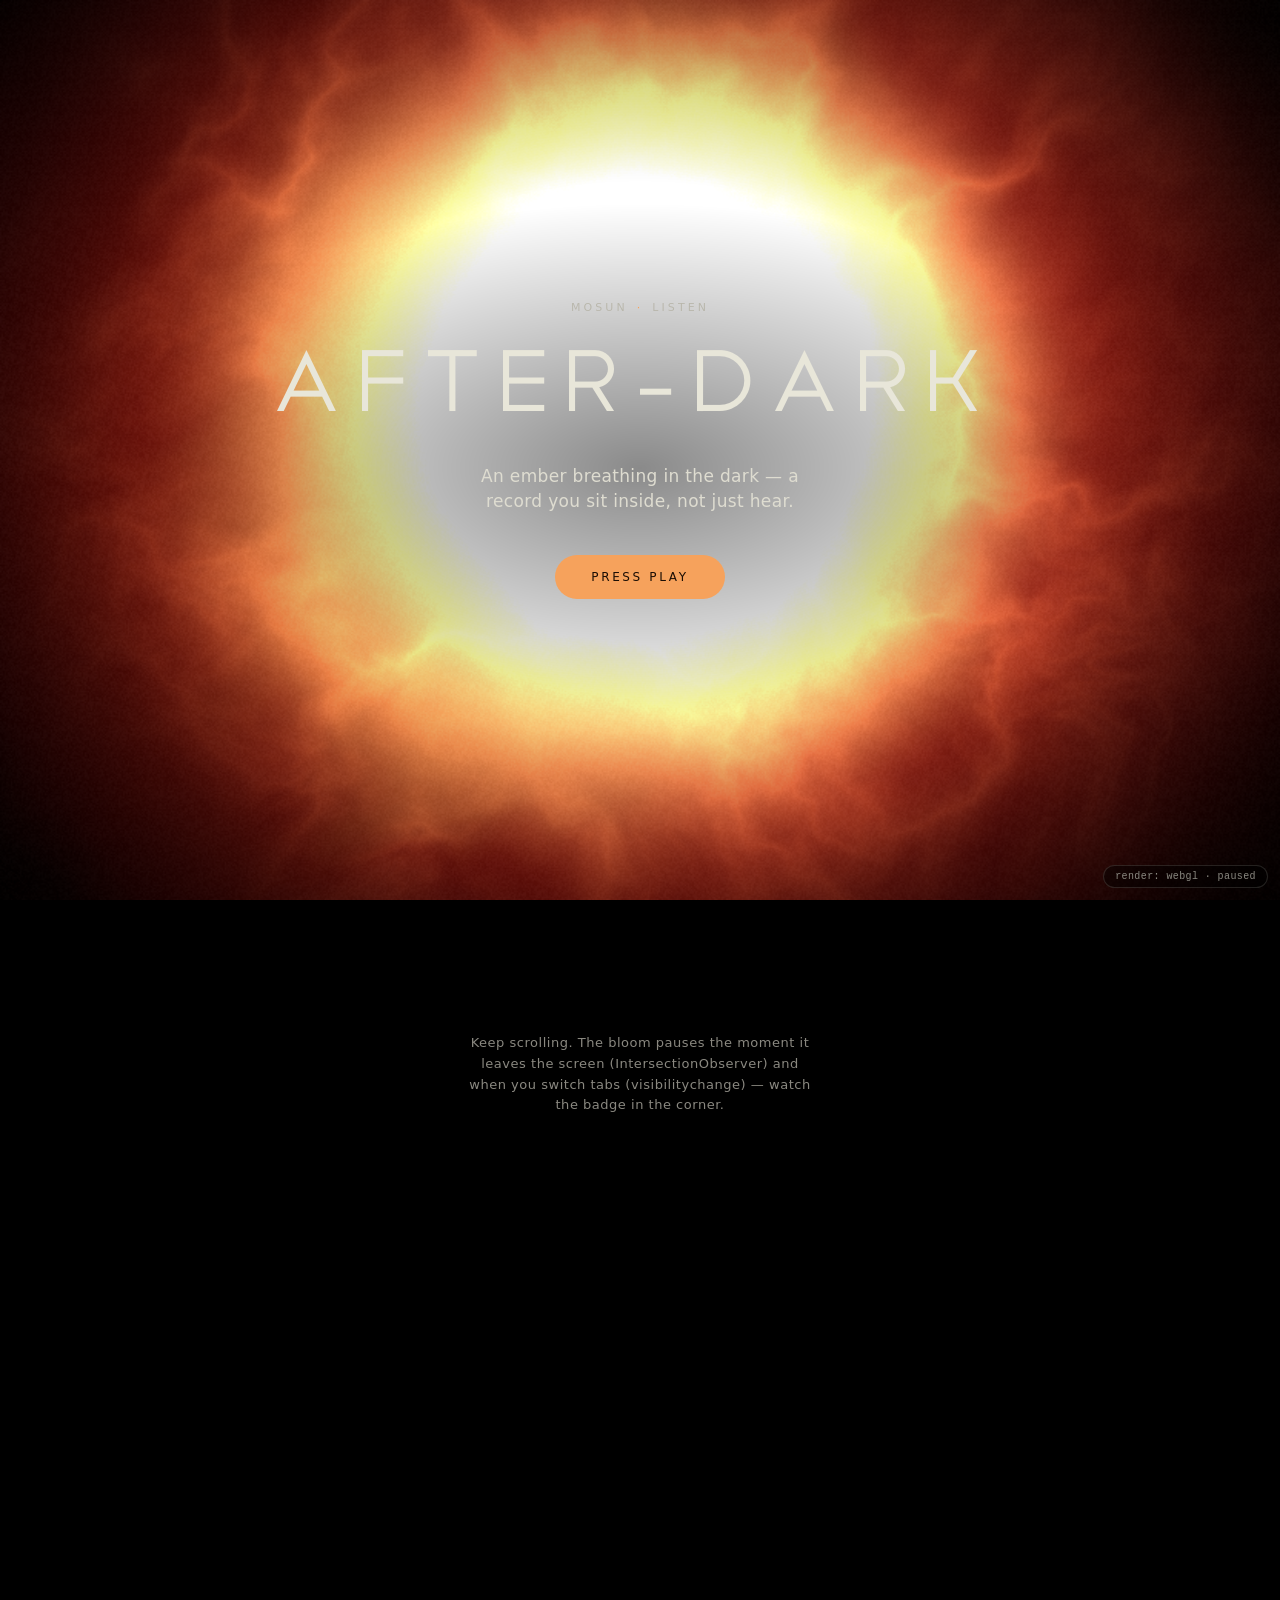
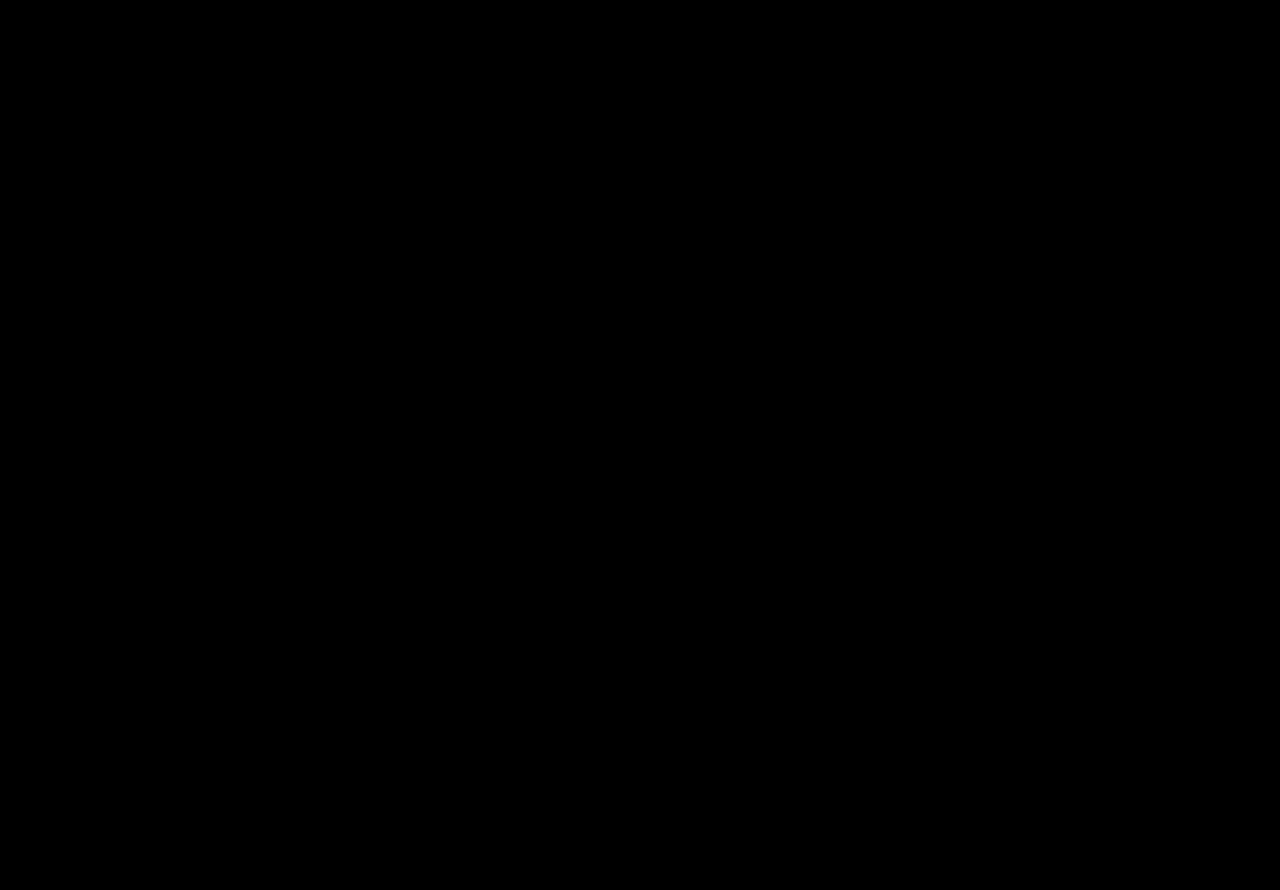
<file: ink-bloom-v7q2mx.html>
<!DOCTYPE html>
<html lang="en">
<head>
<meta charset="UTF-8">
<meta name="viewport" content="width=device-width, initial-scale=1.0, viewport-fit=cover">
<meta name="robots" content="noindex">
<title>MOSUN — Ink-Bloom (demo)</title>
<link rel="stylesheet" href="theme.css">
<style>
/* ============================================================================
   DEMO PAGE chrome (NOT part of the reusable module — safe to drop)
   ========================================================================== */
html, body { margin:0; background:#000; }
body { font-family:var(--font-body); color:var(--cream); -webkit-font-smoothing:antialiased; }

.hero { position:relative; height:100vh; overflow:hidden; }

/* subtle edge vignette + a soft dark scrim behind the text, for legibility */
.vignette { position:absolute; inset:0; z-index:2; pointer-events:none;
  background:
    radial-gradient(ellipse 58% 42% at 50% 52%, rgba(0,0,0,0.46), rgba(0,0,0,0) 70%),
    radial-gradient(ellipse at 50% 50%, rgba(0,0,0,0) 42%, rgba(0,0,0,0.55) 100%); }

.stage { position:absolute; inset:0; z-index:3; display:flex; flex-direction:column;
  align-items:center; justify-content:center; text-align:center; padding:24px; }
.kicker { font-family:var(--font-body); font-size:11px; letter-spacing:0.28em; text-transform:uppercase;
  color:var(--n2); display:flex; align-items:center; gap:9px; margin-bottom:26px; }
.kicker .dot { color:var(--saffron); }
.title { font-family:var(--font-display); font-weight:400; text-transform:uppercase;
  letter-spacing:0.14em; font-size:clamp(44px,11vw,104px); line-height:0.98; color:var(--cream); margin:0; }
.sub { font-family:var(--font-body); font-size:clamp(14px,3.6vw,17px); color:var(--n1);
  letter-spacing:0.02em; max-width:30ch; margin:22px auto 40px; line-height:1.5; }
.pill { font-family:var(--font-body); font-size:12px; letter-spacing:0.22em; text-transform:uppercase;
  color:#1a0d04; background:var(--saffron); border:none; border-radius:var(--r-pill);
  padding:15px 36px; cursor:pointer; transition:background .9s var(--ease), box-shadow .9s var(--ease), transform .9s var(--ease); }
.pill:hover { background:var(--saffron-soft); box-shadow:0 0 46px rgba(246,162,92,0.5); transform:translateY(-1px); }

.more { min-height:150vh; display:flex; align-items:flex-start; justify-content:center;
  padding:120px 24px; }
.more p { font-family:var(--font-body); font-size:13px; letter-spacing:0.04em; color:var(--n3); max-width:42ch; text-align:center; line-height:1.6; }

#diag { position:fixed; right:12px; bottom:12px; z-index:9; font-family:ui-monospace,monospace;
  font-size:10px; letter-spacing:0.04em; color:var(--n3); background:rgba(0,0,0,0.45);
  border:1px solid var(--hairline); border-radius:100px; padding:5px 11px; pointer-events:none; }

/* ============================================================================
   INK-BLOOM MODULE — CSS  (START · lift this with the canvas + script)
   One <canvas> over one CSS-only fallback. The fallback always sits behind the
   canvas; if WebGL is unavailable/forced-off the script hides the canvas and the
   fallback shows through. Both are full-bleed within their positioned parent.
   ========================================================================== */
.ink-canvas, .ink-fallback { position:absolute; inset:0; z-index:0; display:block; width:100%; height:100%; }
.ink-canvas { z-index:1; background:#000; }

/* CSS-only fallback: saffron core → oxblood → black, faint offset violet depth blob, grain, slow drift */
.ink-fallback {
  background:
    radial-gradient(circle at 61% 59%, rgba(59,21,48,0.40) 0%, rgba(59,21,48,0) 40%),
    radial-gradient(circle at 50% 46%, #FFF6E8 0%, #F6A25C 5%, #D8823A 11%, #7E0101 26%, #240303 46%, #000 70%);
  animation:inkdrift 34s ease-in-out infinite; will-change:transform; transform:scale(1.04);
}
.ink-fallback::after {
  content:""; position:absolute; inset:0; pointer-events:none; opacity:0.08; mix-blend-mode:soft-light;
  background-image:url("data:image/svg+xml;utf8,<svg xmlns='http://www.w3.org/2000/svg' width='160' height='160'><filter id='n'><feTurbulence type='fractalNoise' baseFrequency='0.85' numOctaves='2' stitchTiles='stitch'/></filter><rect width='100%' height='100%' filter='url(%23n)'/></svg>");
  background-size:160px 160px;
}
@keyframes inkdrift { 0%,100% { transform:scale(1.04) translate(0,0); } 50% { transform:scale(1.09) translate(-1.1%, 0.9%); } }
/* when the shader is live, don't waste compositor work animating the hidden fallback */
.ink-live .ink-fallback { animation:none; }
@media (prefers-reduced-motion: reduce) { .ink-fallback { animation:none; } }
/* INK-BLOOM MODULE — CSS (END) */
</style>
</head>
<body>

<div class="hero">
  <!-- INK-BLOOM MODULE — MARKUP (the only required elements: canvas + fallback) -->
  <canvas id="inkbloom" class="ink-canvas" aria-hidden="true"></canvas>
  <div class="ink-fallback" aria-hidden="true"></div>
  <!-- /INK-BLOOM MODULE — MARKUP -->

  <div class="vignette"></div>
  <div class="stage">
    <div class="kicker">MOSUN <span class="dot">·</span> LISTEN</div>
    <h1 class="title">After-Dark</h1>
    <p class="sub">An ember breathing in the dark — a record you sit inside, not just hear.</p>
    <button class="pill" type="button">Press Play</button>
  </div>
</div>

<section class="more">
  <p>Keep scrolling. The bloom pauses the moment it leaves the screen (IntersectionObserver) and when you switch tabs (visibilitychange) — watch the badge in the corner.</p>
</section>

<div id="diag">render: …</div>

<script>
/* ============================================================================
   INK-BLOOM MODULE — SCRIPT  (START · self-contained, no dependencies)

   initInkBloom(canvasEl, options) -> { mode, status(), destroy() }
   options = { intensity=1, violet=0..1 (default .18), speed=1,
               maxResolution=1280, fps=30, mode:'auto'|'css', still:false }

   A raw-WebGL saffron ink-bloom (fbm + domain warp, drifting glowing core,
   oxblood + restrained violet depth, filament tendrils, animated grain).
   Phone-safe: downscaled buffer, fps cap, pauses when hidden/off-screen,
   feature-detects WebGL, renders one static frame under reduced-motion.
   ========================================================================== */
function initInkBloom(canvas, options) {
  options = options || {};
  var opts = {
    intensity:     options.intensity     != null ? options.intensity     : 1.0,
    violet:        options.violet         != null ? options.violet        : 0.18,
    speed:         options.speed          != null ? options.speed         : 1.0,
    maxResolution: options.maxResolution  || 1280,
    fps:           options.fps            || 30,
    renderScale:   options.renderScale    || 0.65,
    mode:          options.mode           || 'auto',
    still:         !!options.still
  };
  if (window.matchMedia && window.matchMedia('(prefers-reduced-motion: reduce)').matches) opts.still = true;

  // --- WebGL feature-detect / forced CSS → hide canvas so the fallback shows ---
  var gl = null;
  if (opts.mode !== 'css') {
    try {
      gl = canvas.getContext('webgl', { antialias:false, alpha:false, depth:false, stencil:false, preserveDrawingBuffer:false, powerPreference:'low-power' })
        || canvas.getContext('experimental-webgl');
    } catch (e) { gl = null; }
  }
  function cssHandle() { canvas.style.display = 'none'; return { mode:'css', status:function(){ return 'css'; }, destroy:function(){ canvas.style.display=''; } }; }
  if (!gl) return cssHandle();

  var VERT = 'attribute vec2 a_pos; void main(){ gl_Position = vec4(a_pos, 0.0, 1.0); }';
  var FRAG = [
    '#ifdef GL_FRAGMENT_PRECISION_HIGH',
    'precision highp float;',
    '#else',
    'precision mediump float;',
    '#endif',
    'uniform vec2 u_res; uniform float u_time; uniform float u_intensity; uniform float u_violet;',
    'float hash(vec2 p){ return fract(sin(dot(p, vec2(127.1,311.7)))*43758.5453123); }',
    'float vnoise(vec2 p){ vec2 i=floor(p), f=fract(p);',
    '  float a=hash(i), b=hash(i+vec2(1.,0.)), c=hash(i+vec2(0.,1.)), d=hash(i+vec2(1.,1.));',
    '  vec2 u=f*f*(3.-2.*f); return mix(mix(a,b,u.x), mix(c,d,u.x), u.y); }',
    'float fbm(vec2 p){ float v=0., a=0.5; mat2 m=mat2(1.6,1.2,-1.2,1.6);',
    '  for(int i=0;i<5;i++){ v+=a*vnoise(p); p=m*p; a*=0.5; } return v; }',
    'void main(){',
    '  vec2 uv=(gl_FragCoord.xy-0.5*u_res)/u_res.y;',
    '  float t=u_time;',
    '  vec2 ctr=vec2(sin(t*0.05)*0.05, cos(t*0.043)*0.045);',   // slow drifting core
    '  vec2 p=uv-ctr;',
    '  vec2 q=vec2(fbm(p*1.6 + t*0.03), fbm(p*1.6 + vec2(5.2,1.3) - t*0.025));',   // domain warp
    '  vec2 r=vec2(fbm(p*1.6 + 1.2*q + vec2(1.7,9.2) + t*0.02), fbm(p*1.6 + 1.2*q + vec2(8.3,2.8) - t*0.018));',
    '  float f=fbm(p*1.6 + 1.6*r);',
    '  float rad=length(p);',
    '  float d=rad*(0.82+0.55*f) - 0.10*r.x;',                  // noise-distorted radius → fluid rings
    '  vec3 hot=vec3(1.000,0.965,0.910);',                      // #FFF6E8
    '  vec3 saff=vec3(0.965,0.635,0.360);',                     // #F6A25C
    '  vec3 amber=vec3(0.847,0.510,0.227);',                    // #D8823A
    '  vec3 oxb=vec3(0.494,0.004,0.004);',                      // #7E0101
    '  vec3 viol=vec3(0.231,0.082,0.188);',                     // #3B1530
    '  vec3 ink=vec3(0.0);',
    '  vec3 col=hot;',
    '  col=mix(col, saff,  smoothstep(0.02,0.16,d));',
    '  col=mix(col, amber, smoothstep(0.12,0.30,d));',
    '  col=mix(col, oxb,   smoothstep(0.26,0.52,d));',
    '  vec3 outer=mix(oxb, viol, clamp(u_violet,0.0,1.0));',    // dialable deep-violet depth note
    '  col=mix(col, outer, smoothstep(0.46,0.72,d)*0.85);',
    '  col=mix(col, ink,   smoothstep(0.64,1.05,d));',
    '  float ridge=1.0-abs(fbm(p*5.5 + r*2.4 + t*0.04)*2.0-1.0);',   // filament tendrils
    '  ridge=pow(clamp(ridge,0.0,1.0), 3.5);',
    '  float filMask=smoothstep(0.05,0.22,rad)*(1.0-smoothstep(0.42,0.85,rad));',
    '  col+=saff*ridge*filMask*0.35;',
    '  float waves=0.5+0.5*sin(rad*34.0 - t*0.45 + f*4.0);',         // concentric pressure waves
    '  col+=saff*waves*(1.0-smoothstep(0.12,0.5,rad))*0.05;',
    '  float core=exp(-rad*rad*14.0);',                              // additive glowing core + halo
    '  float halo=exp(-rad*2.6);',
    '  col+=hot*core*1.5 + saff*halo*0.5;',
    '  col*=u_intensity;',
    '  col*=(1.0-smoothstep(0.25,1.15,rad));',                       // fade to page-black at edges
    '  float g=hash(gl_FragCoord.xy*0.7 + fract(t)*vec2(13.1,7.7));',// animated film grain
    '  col+=(g-0.5)*0.05;',
    '  gl_FragColor=vec4(max(col,0.0),1.0);',
    '}'
  ].join('\n');

  function sh(type, src) {
    var s = gl.createShader(type); gl.shaderSource(s, src); gl.compileShader(s);
    if (!gl.getShaderParameter(s, gl.COMPILE_STATUS)) { if (window.console) console.warn('ink-bloom shader:', gl.getShaderInfoLog(s)); gl.deleteShader(s); return null; }
    return s;
  }
  var vs = sh(gl.VERTEX_SHADER, VERT), fs = sh(gl.FRAGMENT_SHADER, FRAG);
  if (!vs || !fs) return cssHandle();
  var prog = gl.createProgram(); gl.attachShader(prog, vs); gl.attachShader(prog, fs); gl.linkProgram(prog);
  if (!gl.getProgramParameter(prog, gl.LINK_STATUS)) { if (window.console) console.warn('ink-bloom link:', gl.getProgramInfoLog(prog)); return cssHandle(); }
  gl.useProgram(prog);

  var quad = gl.createBuffer(); gl.bindBuffer(gl.ARRAY_BUFFER, quad);
  gl.bufferData(gl.ARRAY_BUFFER, new Float32Array([-1,-1, 1,-1, -1,1, 1,1]), gl.STATIC_DRAW);
  var aPos = gl.getAttribLocation(prog, 'a_pos'); gl.enableVertexAttribArray(aPos); gl.vertexAttribPointer(aPos, 2, gl.FLOAT, false, 0, 0);

  var uRes = gl.getUniformLocation(prog, 'u_res'), uTime = gl.getUniformLocation(prog, 'u_time'),
      uInt = gl.getUniformLocation(prog, 'u_intensity'), uVio = gl.getUniformLocation(prog, 'u_violet');
  gl.uniform1f(uInt, opts.intensity); gl.uniform1f(uVio, opts.violet);

  function resize() {
    var rect = canvas.getBoundingClientRect();
    var cssW = Math.max(1, rect.width), cssH = Math.max(1, rect.height);
    var dpr = Math.min(window.devicePixelRatio || 1, 2);
    var w = cssW * dpr * opts.renderScale, h = cssH * dpr * opts.renderScale;
    var le = Math.max(w, h); if (le > opts.maxResolution) { var k = opts.maxResolution / le; w *= k; h *= k; }
    w = Math.max(2, Math.floor(w)); h = Math.max(2, Math.floor(h));
    if (canvas.width !== w || canvas.height !== h) { canvas.width = w; canvas.height = h; }
    gl.viewport(0, 0, canvas.width, canvas.height);
    gl.uniform2f(uRes, canvas.width, canvas.height);
  }

  var raf = 0, last = -1e9, t0 = null, interval = 1000 / opts.fps;
  var visible = true, onscreen = true, destroyed = false;
  function draw(ts) { if (t0 === null) t0 = ts; gl.uniform1f(uTime, ((ts - t0) / 1000) * opts.speed); gl.drawArrays(gl.TRIANGLE_STRIP, 0, 4); }
  function renderStill() { gl.uniform1f(uTime, 6.0 * opts.speed); gl.drawArrays(gl.TRIANGLE_STRIP, 0, 4); }
  function loop(ts) { if (destroyed) return; raf = requestAnimationFrame(loop); if (ts - last < interval) return; last = ts; draw(ts); }
  function start() { if (destroyed || opts.still) return; if (!raf) { last = -1e9; raf = requestAnimationFrame(loop); } }
  function stop() { if (raf) { cancelAnimationFrame(raf); raf = 0; } }
  function sync() { if (visible && onscreen) start(); else stop(); }

  function onVis() { visible = !document.hidden; sync(); }
  function onWinResize() { resize(); if (opts.still) renderStill(); }
  function onLost(e) { e.preventDefault(); stop(); canvas.style.display = 'none'; }   // context loss → reveal fallback
  document.addEventListener('visibilitychange', onVis);
  canvas.addEventListener('webglcontextlost', onLost, false);

  var io = null, ro = null;
  if ('IntersectionObserver' in window) { io = new IntersectionObserver(function (es) { onscreen = es[0].isIntersecting; sync(); }, { threshold: 0 }); io.observe(canvas); }
  if ('ResizeObserver' in window) { ro = new ResizeObserver(function () { resize(); if (opts.still) renderStill(); }); ro.observe(canvas); }
  else window.addEventListener('resize', onWinResize);

  resize();
  if (opts.still) renderStill(); else sync();

  return {
    mode: opts.still ? 'still' : 'webgl',
    status: function () { return destroyed ? 'destroyed' : (opts.still ? 'still' : (raf ? 'running' : 'paused')); },
    destroy: function () {
      destroyed = true; stop();
      document.removeEventListener('visibilitychange', onVis);
      canvas.removeEventListener('webglcontextlost', onLost);
      if (io) io.disconnect();
      if (ro) ro.disconnect(); else window.removeEventListener('resize', onWinResize);
      var lose = gl.getExtension('WEBGL_lose_context'); if (lose) lose.loseContext();
      canvas.style.display = '';
    }
  };
}
/* INK-BLOOM MODULE — SCRIPT (END) */

/* ---- demo bootstrap: reads ?mode=css and ?still=1, wires the diag badge ---- */
(function () {
  var params = new URLSearchParams(location.search);
  var canvas = document.getElementById('inkbloom');
  var handle = initInkBloom(canvas, {
    mode:   params.get('mode') === 'css' ? 'css' : 'auto',
    still:  params.get('still') === '1',
    violet: 0.18, intensity: 1.0, speed: 1.0
  });
  document.querySelector('.hero').classList.toggle('ink-live', handle.mode === 'webgl' || handle.mode === 'still');
  var diag = document.getElementById('diag');
  function upd() { diag.textContent = 'render: ' + handle.mode + (handle.status ? ' · ' + handle.status() : ''); }
  upd(); setInterval(upd, 600);
})();
</script>
</body>
</html>
</file>
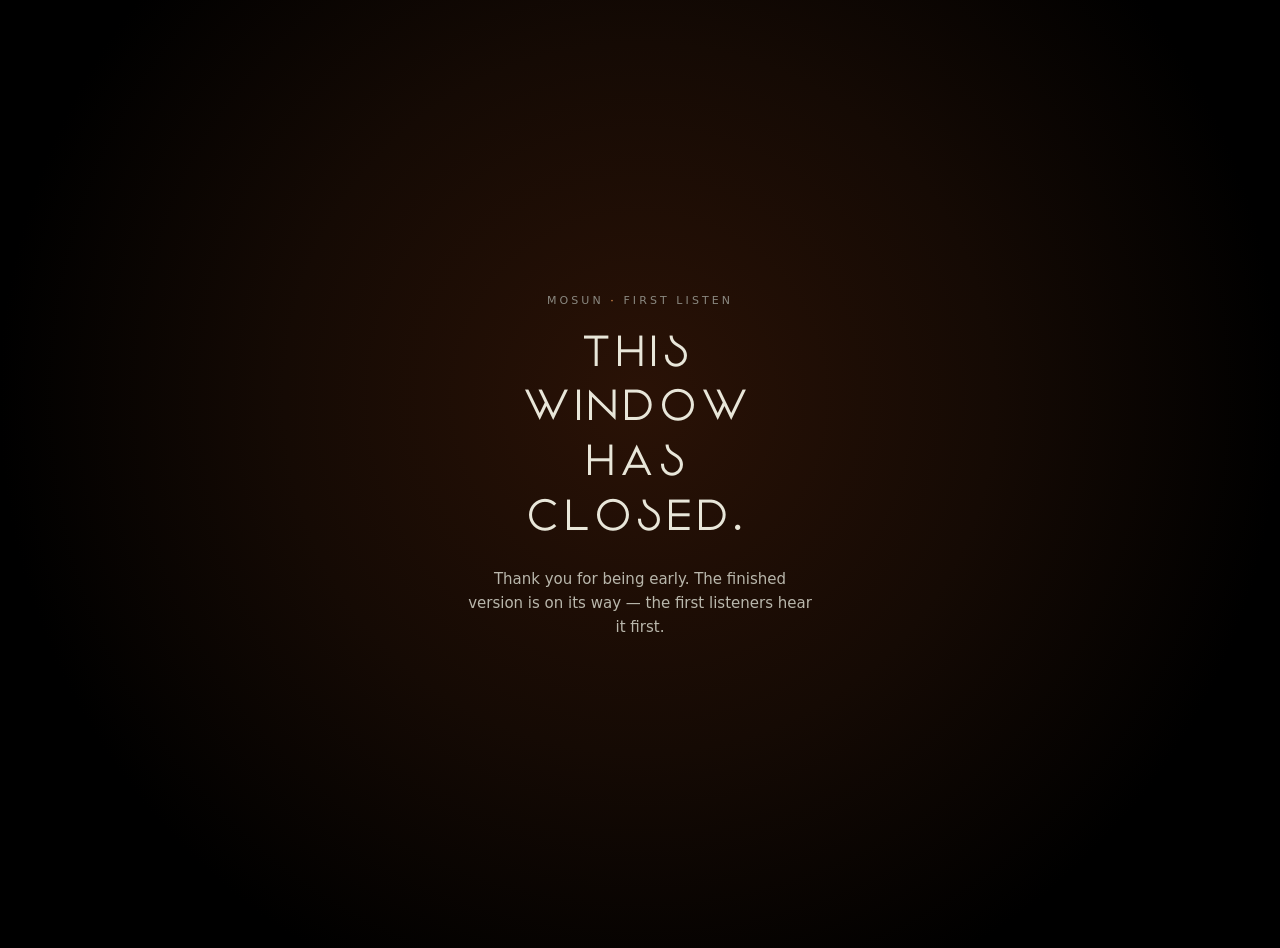
<file: listen-mr8k3p.html>
<!DOCTYPE html>
<html lang="en">
<head>
<meta charset="UTF-8">
<meta name="viewport" content="width=device-width, initial-scale=1.0, viewport-fit=cover">
<meta name="robots" content="noindex">
<meta http-equiv="Cache-Control" content="no-store" />
<title>MOSUN — First Listen</title>
<link rel="stylesheet" href="theme.css">
<style>
  html, body { margin:0; height:100%; background:#000; }
  body { display:flex; align-items:center; justify-content:center; min-height:100vh; padding:24px;
    font-family:var(--font-body, system-ui, sans-serif); color:#E8E6D9; text-align:center;
    background:radial-gradient(circle at 50% 42%, #2a1206 0%, #150a04 42%, #000 76%); }
  .wrap { max-width:34ch; }
  .k { font-size:11px; letter-spacing:0.28em; text-transform:uppercase; color:#8A8880; margin-bottom:22px; }
  .k .dot { color:#F6A25C; }
  h1 { font-family:var(--font-display, 'Century Gothic', system-ui, sans-serif); font-weight:400;
    text-transform:uppercase; letter-spacing:0.08em; font-size:clamp(30px,8vw,52px); line-height:1.05; margin:0; }
  p { font-size:15px; line-height:1.6; color:#B9B7AC; margin-top:20px; }
</style>
</head>
<body>
  <div class="wrap">
    <div class="k">MOSUN <span class="dot">·</span> First Listen</div>
    <h1>This window has closed.</h1>
    <p>Thank you for being early. The finished version is on its way — the first listeners hear it first.</p>
  </div>
</body>
</html>
</file>
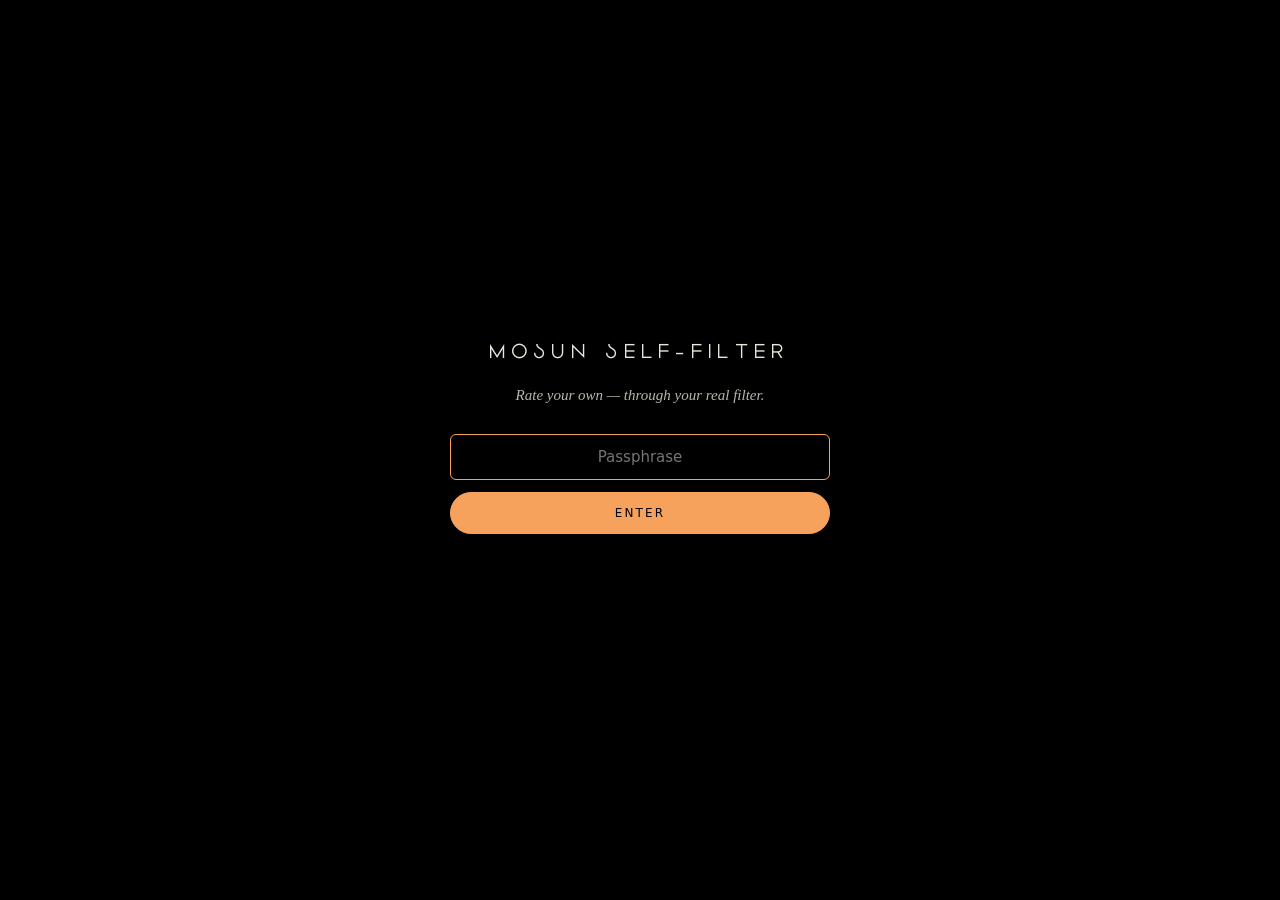
<file: rate-bjpuru.html>
<!DOCTYPE html>
<html lang="en">
<head>
<meta charset="UTF-8">
<meta name="viewport" content="width=device-width, initial-scale=1.0">
<meta name="robots" content="noindex, nofollow">
<title>MOSUN — Self-Filter</title>
<link rel="stylesheet" href="theme.css">
<style>
*{ box-sizing:border-box; margin:0; padding:0; }
html,body{ background:var(--ink); color:var(--cream); }
body{ font-family:var(--font-body); line-height:1.5; -webkit-font-smoothing:antialiased; min-height:100vh; }
::selection{ background:var(--saffron); color:var(--ink); }
body::before{ content:''; position:fixed; inset:0; pointer-events:none; z-index:0;
  background:radial-gradient(ellipse 90% 60% at 70% -10%, rgba(246,162,92,0.08), transparent 60%),
             radial-gradient(ellipse 70% 50% at 10% 115%, rgba(126,1,1,0.10), transparent 60%); }
.wrap{ position:relative; z-index:1; max-width:760px; margin:0 auto; padding:52px 28px 120px; }
.hidden{ display:none !important; }

/* gate */
#gate{ position:fixed; inset:0; z-index:100; background:var(--ink); display:flex; align-items:center; justify-content:center; padding:24px; }
.gate-card{ width:100%; max-width:380px; text-align:center; }
.gate-card h2{ font-family:var(--font-display); font-weight:400; font-size:24px; letter-spacing:0.22em; text-transform:uppercase; }
.gate-card .lead{ font-family:var(--font-quote); font-style:italic; color:var(--n2); font-size:15px; margin:12px 0 28px; }
.gate-card input{ width:100%; font-family:var(--font-body); font-size:15px; padding:13px 14px; text-align:center; color:var(--cream);
  background:transparent; border:1px solid var(--border-strong); border-radius:var(--r-input); outline:none; }
.gate-card input:focus{ border-color:var(--saffron); }
.gate-card .err{ color:var(--saffron-soft); font-size:13px; min-height:18px; margin-top:12px; }

/* buttons / pills */
.btn{ font-family:var(--font-body); font-size:12px; letter-spacing:0.18em; text-transform:uppercase; padding:13px 26px;
  border-radius:var(--r-pill); border:1px solid var(--border-strong); background:transparent; color:var(--cream); cursor:pointer;
  transition:border-color .9s var(--ease), background .9s var(--ease), color .9s var(--ease), box-shadow .9s var(--ease); }
.btn:hover{ border-color:var(--saffron); box-shadow:0 0 0 1px var(--saffron), 0 0 32px -6px var(--saffron); }
.btn.primary{ background:var(--saffron); color:var(--ink); border-color:var(--saffron); }
.btn.primary:hover{ background:var(--saffron-hover); border-color:var(--saffron-hover); box-shadow:0 0 40px -6px var(--saffron); }
.btn.small{ padding:9px 16px; }
.btn:disabled{ opacity:.4; cursor:not-allowed; box-shadow:none; }

/* header */
header{ display:flex; align-items:flex-end; justify-content:space-between; gap:16px; flex-wrap:wrap; margin-bottom:36px; }
.brand h1{ font-family:var(--font-display); font-weight:400; font-size:26px; letter-spacing:0.24em; text-transform:uppercase; line-height:1; }
.brand .sub{ margin-top:10px; font-size:11px; letter-spacing:0.22em; text-transform:uppercase; color:var(--n3); }
.dot{ color:var(--saffron); }
.msg{ font-size:12px; letter-spacing:0.12em; text-transform:uppercase; color:var(--n3); min-height:16px; }
.msg.ok{ color:var(--saffron); } .msg.err{ color:var(--saffron-soft); }

/* stage / flow */
.stage{ min-height:340px; display:flex; flex-direction:column; justify-content:center; transition:opacity .5s var(--ease), transform .6s var(--ease); }
.stage.leaving{ opacity:0; transform:translateY(-10px) scale(0.99); }
.stage.entering{ opacity:0; transform:translateY(12px) scale(0.99); }
.kicker{ font-size:11px; letter-spacing:0.28em; text-transform:uppercase; color:var(--saffron); margin-bottom:18px; }
.kicker.gate-k{ color:var(--saffron); }
.qtitle{ font-family:var(--font-display); font-weight:400; text-transform:uppercase; letter-spacing:0.06em; line-height:1.05;
  font-size:clamp(30px,6.5vw,52px); margin-bottom:18px; }
.qtitle .ch{ display:inline-block; opacity:0; transform:translateY(8px); transition:opacity .9s var(--ease), transform .9s var(--ease); }
.stage.in .qtitle .ch{ opacity:1; transform:none; }
.qprompt{ font-size:16px; color:var(--n2); max-width:600px; margin-bottom:32px; }
.subs{ list-style:none; margin:0 0 32px; max-width:600px; }
.subs li{ font-size:14px; color:var(--n3); padding:6px 0 6px 18px; position:relative; opacity:0; transform:translateY(6px);
  transition:opacity 1.1s var(--ease), transform 1.1s var(--ease); }
.stage.in .subs li{ opacity:1; transform:none; }
.subs li::before{ content:'·'; position:absolute; left:2px; color:var(--saffron); }

/* gate choices */
.choices{ display:flex; gap:16px; flex-wrap:wrap; }
.choice{ flex:1; min-width:180px; font-family:var(--font-display); font-weight:400; letter-spacing:0.16em; text-transform:uppercase;
  font-size:22px; padding:34px 20px; border:1px solid var(--border-strong); border-radius:var(--r-card); background:#070707;
  color:var(--cream); cursor:pointer; transition:border-color .6s var(--ease), background .6s var(--ease), box-shadow .9s var(--ease), transform .6s var(--ease); }
.choice .hint{ display:block; font-family:var(--font-body); font-size:10px; letter-spacing:0.18em; color:var(--n3); margin-top:10px; }
.choice.pass:hover, .choice.pass.sel{ border-color:var(--saffron); box-shadow:0 0 0 1px var(--saffron), 0 0 44px -8px var(--saffron); transform:translateY(-2px); }
.choice.fail:hover, .choice.fail.sel{ border-color:var(--oxblood); box-shadow:0 0 0 1px var(--oxblood); }

/* score selector */
.scorerow{ display:flex; gap:12px; flex-wrap:wrap; }
.score{ width:74px; height:74px; border-radius:var(--r-card); border:1px solid var(--border-strong); background:#070707;
  color:var(--cream); font-family:var(--font-display); font-size:26px; cursor:pointer; display:flex; align-items:center; justify-content:center;
  transition:border-color .5s var(--ease), background .5s var(--ease), color .5s var(--ease), box-shadow .8s var(--ease), transform .5s var(--ease); }
.score .k{ position:absolute; }
.score:hover, .score.sel{ border-color:var(--saffron); transform:translateY(-2px); box-shadow:0 0 0 1px var(--saffron), 0 0 36px -8px var(--saffron); }
.score.sel{ background:var(--saffron); color:var(--ink); }
.scorelab{ display:flex; justify-content:space-between; max-width:430px; margin-top:10px; font-size:10px; letter-spacing:0.14em; text-transform:uppercase; color:var(--n4); }

/* progress + nav */
.flowfoot{ display:flex; align-items:center; justify-content:space-between; gap:16px; margin-top:40px; flex-wrap:wrap; }
.dots{ display:flex; gap:9px; }
.dots .d{ width:8px; height:8px; border-radius:50%; background:var(--n5); transition:background .6s var(--ease), box-shadow .6s var(--ease); }
.dots .d.done{ background:var(--n2); }
.dots .d.now{ background:var(--saffron); box-shadow:0 0 10px var(--saffron); }
.dots .d.fail{ background:var(--oxblood); }
.navhint{ font-size:11px; letter-spacing:0.06em; color:var(--n4); }
.navhint kbd{ border:1px solid var(--hairline); border-radius:4px; padding:1px 5px; color:var(--n2); }
.backlink{ font-size:11px; letter-spacing:0.14em; text-transform:uppercase; color:var(--n3); background:none; border:none; cursor:pointer; }
.backlink:hover{ color:var(--saffron); }

/* start screen */
.start-in{ width:100%; max-width:520px; font-family:var(--font-display); font-weight:400; font-size:28px; letter-spacing:0.08em; text-transform:uppercase;
  color:var(--cream); background:transparent; border:none; border-bottom:1px solid var(--border-strong); padding:14px 2px; outline:none; }
.start-in:focus{ border-color:var(--saffron); }
.start-in::placeholder{ color:var(--n4); }

/* reveal */
.reveal{ text-align:center; position:relative; }
.bigscore{ font-family:var(--font-display); font-weight:400; font-size:clamp(80px,18vw,150px); line-height:1; letter-spacing:0.02em; }
.bigscore .of{ font-size:24px; color:var(--n3); letter-spacing:0.2em; }
.verdict{ font-family:var(--font-display); font-weight:400; letter-spacing:0.22em; text-transform:uppercase; font-size:clamp(26px,6vw,40px); margin-top:20px; }
.verdict.ready{ color:var(--saffron); }
.verdict.notready{ color:var(--n2); }
.verdict.notready .nr{ color:var(--oxblood); }
.bloom{ position:absolute; left:50%; top:38%; width:520px; height:520px; transform:translate(-50%,-50%) scale(.4); border-radius:50%;
  background:radial-gradient(circle, rgba(246,162,92,0.22), transparent 62%); opacity:0; pointer-events:none;
  transition:opacity 1.4s var(--ease), transform 1.6s var(--ease); }
.bloom.on{ opacity:1; transform:translate(-50%,-50%) scale(1); }
.dimgrid{ display:flex; gap:10px; justify-content:center; flex-wrap:wrap; margin:26px 0 8px; }
.dimchip{ font-size:11px; letter-spacing:0.08em; color:var(--n2); border:1px solid var(--hairline); border-radius:var(--r-pill); padding:5px 12px; }
.dimchip b{ color:var(--saffron); font-weight:400; }
.gatechips{ display:flex; gap:8px; justify-content:center; flex-wrap:wrap; margin-bottom:8px; }
.gatechip{ font-size:10px; letter-spacing:0.12em; text-transform:uppercase; border-radius:var(--r-pill); padding:4px 11px; border:1px solid var(--hairline); color:var(--n3); }
.gatechip.pass{ color:var(--saffron); border-color:rgba(246,162,92,.4); }
.gatechip.fail{ color:var(--oxblood); border-color:rgba(126,1,1,.6); }
.notefield{ width:100%; max-width:520px; margin:24px auto 0; display:block; font-family:var(--font-body); font-size:14px; color:var(--cream);
  background:transparent; border:1px solid var(--border-strong); border-radius:var(--r-input); padding:11px 13px; outline:none; resize:vertical; }
.notefield:focus{ border-color:var(--saffron); }
.revealbtns{ display:flex; gap:12px; justify-content:center; margin-top:28px; flex-wrap:wrap; }

/* library */
.label{ font-size:11px; letter-spacing:0.24em; text-transform:uppercase; color:var(--n3); margin:56px 0 16px; }
.lib{ display:flex; flex-direction:column; gap:10px; }
.libitem{ display:flex; align-items:center; gap:14px; border:1px solid var(--hairline); border-radius:var(--r-card); padding:13px 16px; cursor:pointer;
  transition:border-color .8s var(--ease), box-shadow .8s var(--ease); background:#070707; }
.libitem:hover{ border-color:var(--border-strong); box-shadow:0 0 30px -18px var(--saffron); }
.libitem .lname{ flex:1; font-size:15px; color:var(--cream); white-space:nowrap; overflow:hidden; text-overflow:ellipsis; }
.libitem .lscore{ font-family:var(--font-display); font-size:18px; color:var(--cream); font-variant-numeric:tabular-nums; }
.libitem .lstat{ font-size:10px; letter-spacing:0.14em; text-transform:uppercase; padding:3px 9px; border-radius:var(--r-pill); border:1px solid var(--hairline); }
.libitem .lstat.ready{ color:var(--saffron); border-color:rgba(246,162,92,.4); }
.libitem .lstat.notready{ color:var(--oxblood); border-color:rgba(126,1,1,.55); }
.libempty{ color:var(--n4); font-family:var(--font-quote); font-style:italic; font-size:16px; }
.foot{ margin-top:40px; font-size:11px; letter-spacing:0.04em; color:var(--n4); }
.foot a{ color:var(--saffron); text-decoration:none; }

@media (prefers-reduced-motion: reduce){
  *{ transition:none !important; }
  .stage .qtitle .ch, .stage .subs li{ opacity:1 !important; transform:none !important; }
}
</style>
</head>
<body>

<div id="gate">
  <div class="gate-card">
    <h2>MOSUN SELF-FILTER</h2>
    <p class="lead">Rate your own — through your real filter.</p>
    <input id="gatePass" type="password" placeholder="Passphrase" autocomplete="current-password">
    <button class="btn primary" id="gateBtn" style="width:100%; margin-top:12px;">Enter</button>
    <div class="err" id="gateErr"></div>
  </div>
</div>

<div class="wrap hidden" id="app">
  <header>
    <div class="brand">
      <h1>SELF<span class="dot">·</span>FILTER</h1>
      <div class="sub">Gates &amp; score &middot; ready / not</div>
    </div>
    <div class="msg" id="msg"></div>
  </header>

  <div class="stage" id="stage"></div>

  <div class="label">Rated</div>
  <div class="lib" id="lib"><div class="libempty">Loading…</div></div>

  <div class="foot">Feeds the <a id="dashLink" href="dashboard-k7m2x9.html" target="_blank" rel="noopener">A&amp;R dashboard</a> — the single source of truth for self-ratings. Gates are non-negotiable; the score is your read.</div>
</div>

<script>
/* ===== shared backend + auth (same store the dashboard reads) ===== */
var SCRIPT_URL = 'https://script.google.com/macros/s/AKfycbzBHACycNb4bteP8p9jW-894zG0-IGYZzJYsvRJ5koZ8BgwBHkU2UXFUC6VuFQBnnOl/exec';
var LOCK = { "s": "S45NEMBGdVpQEt+HaQkxkg==", "i": "Jchnqw2o94hSlZrk", "c": "sl1TtRzcfOdFJ9lu5t7DytLCDesClEOabVuvW6zeyEn/mNryrg==" };
var READ_TOKEN = null;
function $(id){ return document.getElementById(id); }

/* ===== the locked filter (UI text) ===== */
var GATES = [
  { key:'body',       title:'Body moment', q:'A spot that gives goosebumps, a tear, or makes you bop — every time?' },
  { key:'message',    title:'Core message', q:'Can you say what it’s about in one sentence? Does it say something?' },
  { key:'honesty',    title:'Honesty', q:'Does it come from something real — not a performance of the idea?' },
  { key:'conviction', title:'Conviction', q:'Would you still put your name on it in five years?' },
];
var SCORES = [
  { key:'vision',   title:'Vision', subs:['Can you see its world — video, cover, color?','Do you know why it exists?'] },
  { key:'onlyMe',   title:'Only-me', subs:['Could only you have made it? Where’s the fingerprint?','Strip your name off — would someone still know it’s yours?','One choice no one else would make?'] },
  { key:'message',  title:'Message &amp; lyric', subs:['Does the lyric say something true, or just rhyme?','A line someone would screenshot?','Does the production serve the message?'] },
  { key:'brandFit', title:'Brand &amp; visual fit', subs:['Does it live in the MOSUN world — after-dark, cinematic?','Does it move the album story forward?','Does it fit where you’re going?'] },
  { key:'replay',   title:'Replay / pull', subs:['Want to replay it instantly? Hum it unprompted?','Could you perform it (falsetto, swell)?'] },
];

/* =======================================================================
   PURE-LOGIC-START — no DOM. Mirrored by test/rate.test.mjs.
   ======================================================================= */
var GATE_KEYS = ['body', 'message', 'honesty', 'conviction'];
var SCORE_KEYS = ['vision', 'onlyMe', 'message', 'brandFit', 'replay'];

function norm5(x){ return (x - 1) / 4; }            // 1..5 -> 0..1

// Self-Score = average of the 5 dimensions → 0..100 (rounded). null until any are scored.
function computeSelfScore(scores){
  var sum = 0, n = 0;
  for(var i = 0; i < SCORE_KEYS.length; i++){
    var v = scores && scores[SCORE_KEYS[i]];
    if(v >= 1 && v <= 5){ sum += norm5(v); n++; }
  }
  return n > 0 ? Math.round((sum / n) * 100) : null;
}
// Gates are pass/fail. Any fail → NOT READY no matter the score.
function verdict(gates){
  for(var i = 0; i < GATE_KEYS.length; i++){ if(!(gates && gates[GATE_KEYS[i]] === true)) return 'NOT READY'; }
  return 'READY';
}
// The stored rating — keyed by song title; the dashboard reads .selfScore + .status.
function buildRating(scores, gates, note, nowISO){
  var g = {}, s = {};
  for(var i = 0; i < GATE_KEYS.length; i++) g[GATE_KEYS[i]] = !!(gates && gates[GATE_KEYS[i]]);
  for(var j = 0; j < SCORE_KEYS.length; j++){ var v = scores && scores[SCORE_KEYS[j]]; s[SCORE_KEYS[j]] = (v >= 1 && v <= 5) ? v : null; }
  return { gates: g, scores: s, selfScore: computeSelfScore(scores), status: verdict(gates), note: (note || '').trim(), ratedAt: nowISO };
}
/* ======================== PURE-LOGIC-END ============================== */

/* ===== JSONP (sidesteps CORS, GET-only — same as the dashboard) ===== */
var jsonpId = 0;
function jsonp(params){
  return new Promise(function(resolve, reject){
    var cb = 'mosun_rcb_' + (jsonpId++);
    var s = document.createElement('script');
    var to = setTimeout(function(){ cleanup(); reject(new Error('timeout')); }, 20000);
    function cleanup(){ clearTimeout(to); try{ delete window[cb]; }catch(e){ window[cb] = undefined; } if(s.parentNode) s.parentNode.removeChild(s); }
    window[cb] = function(data){ cleanup(); resolve(data); };
    params.callback = cb;
    var q = Object.keys(params).map(function(k){ return encodeURIComponent(k) + '=' + encodeURIComponent(params[k]); }).join('&');
    s.src = SCRIPT_URL + '?' + q;
    s.onerror = function(){ cleanup(); reject(new Error('network')); };
    document.head.appendChild(s);
  });
}

/* ===== crypto (verbatim from the dashboard) ===== */
function unb64(s){ return Uint8Array.from(atob(s), function(c){ return c.charCodeAt(0); }); }
function deriveKey(pass, salt){
  return crypto.subtle.importKey('raw', new TextEncoder().encode(pass), 'PBKDF2', false, ['deriveKey'])
    .then(function(mat){
      return crypto.subtle.deriveKey({ name:'PBKDF2', salt:salt, iterations:250000, hash:'SHA-256' },
        mat, { name:'AES-GCM', length:256 }, false, ['encrypt', 'decrypt']);
    });
}
function decryptToken(pass, lock){
  return deriveKey(pass, unb64(lock.s)).then(function(key){
    return crypto.subtle.decrypt({ name:'AES-GCM', iv:unb64(lock.i) }, key, unb64(lock.c));
  }).then(function(pt){ return new TextDecoder().decode(pt); });
}

/* ===== run state ===== */
var run = { song:'', idx:-1, gates:{}, scores:{}, note:'' };
var prefersReduced = window.matchMedia && window.matchMedia('(prefers-reduced-motion: reduce)').matches;
function setMsg(t, cls){ var m = $('msg'); m.textContent = t || ''; m.className = 'msg' + (cls ? ' ' + cls : ''); }

/* ===== stage transitions ===== */
var transitioning = false;
function swap(html, after){
  var st = $('stage');
  if(prefersReduced){ st.innerHTML = html; st.classList.add('in'); if(after) after(); return; }
  transitioning = true;
  st.classList.remove('in'); st.classList.add('leaving');
  setTimeout(function(){
    st.innerHTML = html;
    st.classList.remove('leaving'); st.classList.add('entering');
    requestAnimationFrame(function(){ requestAnimationFrame(function(){
      st.classList.remove('entering'); st.classList.add('in'); transitioning = false; if(after) after();
    }); });
  }, 480);
}
function scatter(str){
  return String(str).split('').map(function(c, i){
    if(c === ' ') return ' ';
    return '<span class="ch" style="transition-delay:' + (prefersReduced ? 0 : (60 + i * 26)) + 'ms">' + esc(c) + '</span>';
  }).join('');
}
function esc(s){ return String(s == null ? '' : s).replace(/[&<>"]/g, function(c){ return ({'&':'&amp;','<':'&lt;','>':'&gt;','"':'&quot;'})[c]; }); }
function dotsHtml(){
  var h = '';
  for(var i = 0; i < 9; i++){
    var cls = 'd';
    if(i < run.idx) cls += (i < 4 && run.gates[GATES[i].key] === false) ? ' fail' : ' done';
    else if(i === run.idx) cls += ' now';
    h += '<span class="' + cls + '"></span>';
  }
  return '<div class="dots">' + h + '</div>';
}

/* ===== screens ===== */
function renderStart(prefill){
  run = { song: (prefill && prefill.song) || '', idx:-1, gates:(prefill && prefill.gates) || {}, scores:(prefill && prefill.scores) || {}, note:(prefill && prefill.note) || '' };
  swap(
    '<div class="kicker">Self-Filter</div>' +
    '<div class="qtitle">' + scatter('Which song?') + '</div>' +
    '<input class="start-in" id="songIn" placeholder="song title…" value="' + esc(run.song) + '" autocomplete="off">' +
    '<div class="flowfoot"><span class="navhint"><kbd>Enter</kbd> to begin</span>' +
    '<button class="btn primary" id="beginBtn">Begin</button></div>',
    function(){
      var inp = $('songIn'); if(inp){ inp.focus(); inp.addEventListener('keydown', function(e){ if(e.key === 'Enter'){ e.preventDefault(); begin(); } }); }
      var b = $('beginBtn'); if(b) b.addEventListener('click', begin);
    });
}
function begin(){
  var t = ($('songIn') && $('songIn').value || '').trim();
  if(!t){ setMsg('Enter a song title.', 'err'); return; }
  setMsg(''); run.song = t; run.idx = 0; renderStep();
}
function renderStep(){
  if(run.idx < 0) return renderStart(run);
  if(run.idx >= 9) return renderReveal();
  if(run.idx < 4) return renderGate(GATES[run.idx]);
  return renderScore(SCORES[run.idx - 4]);
}
function foot(){
  return '<div class="flowfoot">' + dotsHtml() +
    '<span class="navhint"><kbd>↑</kbd> back &middot; <kbd>↓</kbd>/<kbd>Enter</kbd> next</span></div>' +
    (run.idx > 0 ? '<button class="backlink" id="backBtn" style="margin-top:14px">← back</button>' : '');
}
function wireFoot(){ var b = $('backBtn'); if(b) b.addEventListener('click', function(){ go(-1); }); }

function renderGate(g){
  var cur = run.gates[g.key];
  swap(
    '<div class="kicker gate-k">Gate ' + (run.idx + 1) + ' / 4 · pass or fail</div>' +
    '<div class="qtitle">' + scatter(g.title) + '</div>' +
    '<div class="qprompt">' + g.q + '</div>' +
    '<div class="choices">' +
      '<button class="choice pass' + (cur === true ? ' sel' : '') + '" data-v="1">PASS<span class="hint">it clears the bar</span></button>' +
      '<button class="choice fail' + (cur === false ? ' sel' : '') + '" data-v="0">FAIL<span class="hint">not yet</span></button>' +
    '</div>' + foot(),
    function(){
      wireFoot();
      $('stage').querySelectorAll('.choice').forEach(function(el){
        el.addEventListener('click', function(){ chooseGate(g.key, el.getAttribute('data-v') === '1'); });
      });
    });
}
function chooseGate(key, pass){
  run.gates[key] = pass;
  if(!pass) setMsg('Noted — a gate fell. Finish the run.', '');
  else setMsg('');
  go(1);
}

function renderScore(s){
  var cur = run.scores[s.key];
  var cells = '';
  for(var v = 1; v <= 5; v++) cells += '<button class="score' + (cur === v ? ' sel' : '') + '" data-v="' + v + '">' + v + '</button>';
  swap(
    '<div class="kicker">Score ' + (run.idx - 3) + ' / 5 · 1–5</div>' +
    '<div class="qtitle">' + scatter(s.title.replace('&amp;', '&')) + '</div>' +
    '<ul class="subs">' + s.subs.map(function(x){ return '<li>' + x + '</li>'; }).join('') + '</ul>' +
    '<div class="scorerow">' + cells + '</div>' +
    '<div class="scorelab" style="max-width:430px"><span>weak</span><span>undeniable</span></div>' + foot(),
    function(){
      wireFoot();
      $('stage').querySelectorAll('.score').forEach(function(el){
        el.addEventListener('click', function(){ setScore(s.key, parseInt(el.getAttribute('data-v'), 10)); });
      });
    });
}
function setScore(key, v){ run.scores[key] = v; setMsg(''); go(1); }

function go(delta){
  if(transitioning) return;
  run.idx += delta;
  if(run.idx < -0) run.idx = -1;
  renderStep();
}

/* ===== reveal ===== */
function renderReveal(){
  var score = computeSelfScore(run.scores);
  var status = verdict(run.gates);
  var ready = status === 'READY';
  var dimHtml = SCORE_KEYS.map(function(k, i){ return '<span class="dimchip">' + esc(SCORES[i].title.replace('&amp;', '&')) + ' <b>' + (run.scores[k] || '–') + '</b></span>'; }).join('');
  var gateHtml = GATE_KEYS.map(function(k, i){ var p = run.gates[k] === true; return '<span class="gatechip ' + (p ? 'pass' : 'fail') + '">' + esc(GATES[i].title) + ' · ' + (p ? 'pass' : 'fail') + '</span>'; }).join('');
  swap(
    '<div class="reveal">' +
      '<div class="bloom" id="bloom"></div>' +
      '<div class="kicker">' + esc(run.song) + '</div>' +
      '<div class="bigscore"><span id="count">0</span><span class="of"> / 100</span></div>' +
      '<div class="verdict ' + (ready ? 'ready' : 'notready') + '">' + (ready ? 'READY' : '<span class="nr">NOT</span> READY') + '</div>' +
      '<div class="gatechips" style="margin-top:22px">' + gateHtml + '</div>' +
      '<div class="dimgrid">' + dimHtml + '</div>' +
      '<textarea class="notefield" id="noteIn" placeholder="optional note…">' + esc(run.note) + '</textarea>' +
      '<div class="revealbtns">' +
        '<button class="backlink" id="backBtn">← back</button>' +
        '<button class="btn primary" id="saveBtn">Save rating</button>' +
        '<button class="btn small" id="restartBtn">New song</button>' +
      '</div>' +
    '</div>',
    function(){
      wireFoot();
      if(ready){ var bl = $('bloom'); if(bl) requestAnimationFrame(function(){ bl.classList.add('on'); }); }
      countUp($('count'), score == null ? 0 : score);
      $('saveBtn').addEventListener('click', function(){ run.note = $('noteIn').value; save(); });
      $('restartBtn').addEventListener('click', function(){ renderStart({}); });
    });
}
function countUp(el, target){
  if(!el) return;
  if(prefersReduced){ el.textContent = target; return; }
  var start = null, dur = 1200;
  function frame(ts){
    if(start === null) start = ts;
    var p = Math.min(1, (ts - start) / dur);
    var eased = 1 - Math.pow(1 - p, 3);
    el.textContent = Math.round(eased * target);
    if(p < 1) requestAnimationFrame(frame);
  }
  requestAnimationFrame(frame);
}

/* ===== save ===== */
function save(){
  var btn = $('saveBtn'); btn.disabled = true;
  setMsg('Saving…');
  var rating = buildRating(run.scores, run.gates, run.note, new Date().toISOString());
  jsonp({ action:'save', token:READ_TOKEN, key:run.song, value:JSON.stringify(rating) })
    .then(function(res){
      if(res && res.ok){ setMsg('Saved to the Sheet ✓', 'ok'); loadLibrary(); }
      else setMsg('Sheet refused: ' + ((res && res.error) || '?'), 'err');
    })
    .catch(function(){ setMsg('Sheet unreachable — try again.', 'err'); })
    .then(function(){ btn.disabled = false; });
}

/* ===== library ===== */
function loadLibrary(){
  jsonp({ action:'data', token:READ_TOKEN })
    .then(function(data){
      if(data && data.error) throw new Error(data.error);
      var sf = (data && data.selfFilter) || {};
      var items = [];
      Object.keys(sf).forEach(function(k){
        if(k === 'config' || k.indexOf('scores::') === 0) return;
        var v = sf[k];
        if(v && typeof v === 'object' && typeof v.selfScore !== 'undefined' && v.status) items.push({ song:k, r:v });
      });
      items.sort(function(a, b){ return (b.r.selfScore || 0) - (a.r.selfScore || 0); });
      renderLibrary(items);
    })
    .catch(function(){ $('lib').innerHTML = '<div class="libempty">Could not load ratings.</div>'; });
}
function renderLibrary(items){
  var lib = $('lib');
  if(!items.length){ lib.innerHTML = '<div class="libempty">No ratings yet — run one above.</div>'; return; }
  lib.innerHTML = '';
  items.forEach(function(it){
    var ready = it.r.status === 'READY';
    var el = document.createElement('div');
    el.className = 'libitem';
    el.innerHTML = '<span class="lname">' + esc(it.song) + '</span>' +
      '<span class="lstat ' + (ready ? 'ready' : 'notready') + '">' + esc(it.r.status) + '</span>' +
      '<span class="lscore">' + (it.r.selfScore == null ? '–' : it.r.selfScore) + '</span>';
    el.addEventListener('click', function(){ renderStart({ song:it.song, gates:it.r.gates || {}, scores:it.r.scores || {}, note:it.r.note || '' }); window.scrollTo({ top:0, behavior:prefersReduced ? 'auto' : 'smooth' }); });
    lib.appendChild(el);
  });
}

/* ===== keyboard ===== */
document.addEventListener('keydown', function(e){
  if($('app').classList.contains('hidden')) return;
  var typing = /^(input|textarea)$/i.test((e.target.tagName || ''));
  if(run.idx < 0 || run.idx >= 9) return;        // start handles its own Enter; reveal is mouse
  if(typing) return;
  if(e.key === 'ArrowUp'){ e.preventDefault(); go(-1); return; }
  if(e.key === 'ArrowDown' || e.key === 'Enter'){ e.preventDefault();
    // Enter/down advances only if the current step has an answer
    if(run.idx < 4){ if(typeof run.gates[GATES[run.idx].key] === 'boolean') go(1); }
    else { if(run.scores[SCORES[run.idx - 4].key]) go(1); }
    return;
  }
  if(run.idx < 4){
    if(e.key === 'ArrowLeft' || e.key === 'p' || e.key === 'P'){ e.preventDefault(); chooseGate(GATES[run.idx].key, true); }
    else if(e.key === 'ArrowRight' || e.key === 'f' || e.key === 'F'){ e.preventDefault(); chooseGate(GATES[run.idx].key, false); }
  } else {
    if(/^[1-5]$/.test(e.key)){ e.preventDefault(); setScore(SCORES[run.idx - 4].key, parseInt(e.key, 10)); }
  }
});

/* ===== gate / boot ===== */
function unlock(){
  $('gate').remove();
  $('app').classList.remove('hidden');
  renderStart({});
  loadLibrary();
}
function initGate(){
  var cached = sessionStorage.getItem('mosun_ar_token');
  if(cached){ READ_TOKEN = cached; unlock(); return; }
  function attempt(){
    var pass = $('gatePass').value;
    if(!pass){ $('gateErr').textContent = 'Enter a passphrase.'; return; }
    $('gateBtn').disabled = true; $('gateErr').textContent = '';
    decryptToken(pass, LOCK).then(function(token){
      READ_TOKEN = token; sessionStorage.setItem('mosun_ar_token', token); unlock();
    }).catch(function(){ $('gateErr').textContent = 'Wrong passphrase.'; $('gateBtn').disabled = false; $('gatePass').select(); });
  }
  $('gateBtn').addEventListener('click', attempt);
  $('gatePass').addEventListener('keydown', function(e){ if(e.key === 'Enter') attempt(); });
  $('gatePass').focus();
}
initGate();
</script>
</body>
</html>
</file>
<file: theme.css>
/* MOSUN theme — single source of truth. <link> or @import this into any page.
   Prospec/Rosnoc load from ./fonts. Futura = macOS system font (with fallbacks).
   Default text/captions = Futura. Prospec/Rosnoc = LARGE display text only. */

@font-face{ font-family:'Prospec'; src:url('fonts/Prospec.otf') format('opentype'); font-weight:400; font-display:swap; }
@font-face{ font-family:'Rosnoc'; src:url('fonts/Rosnoc.otf') format('opentype'); font-display:swap; }

:root{
  /* color */
  --ink:#000000; --cream:#E8E6D9;
  --saffron:#F6A25C; --oxblood:#7E0101; --forest:#486348;
  --saffron-wash:#FDE7D2; --saffron-soft:#FBC89A; --saffron-hover:#D8823A; --saffron-press:#B8661F;
  --n1:#DEDCD0; --n2:#B9B7AC; --n3:#8A8880; --n4:#5C5B55; --n5:#2E2D2B;
  --hairline:rgba(232,230,217,0.14); --border-strong:rgba(232,230,217,0.28);

  /* type — body & captions default to Futura; display faces for big text only */
  --font-display:'Prospec','Futura PT','Century Gothic',sans-serif;   /* titles: ALL CAPS, tracking .08–.34em, wt400 */
  --font-deco:'Rosnoc',cursive;                                       /* decorative letters: lowercase, saffron */
  --font-body:'Futura','Futura PT','Trebuchet MS','Century Gothic','Avenir',system-ui,sans-serif; /* body + captions + UI */
  --font-quote:'Cormorant Garamond',Georgia,serif;                    /* italic pull-quotes only */

  /* form */
  --r-pill:999px; --r-card:14px; --r-input:6px;
  --ease:cubic-bezier(0.16,1,0.3,1);
}
</file>
